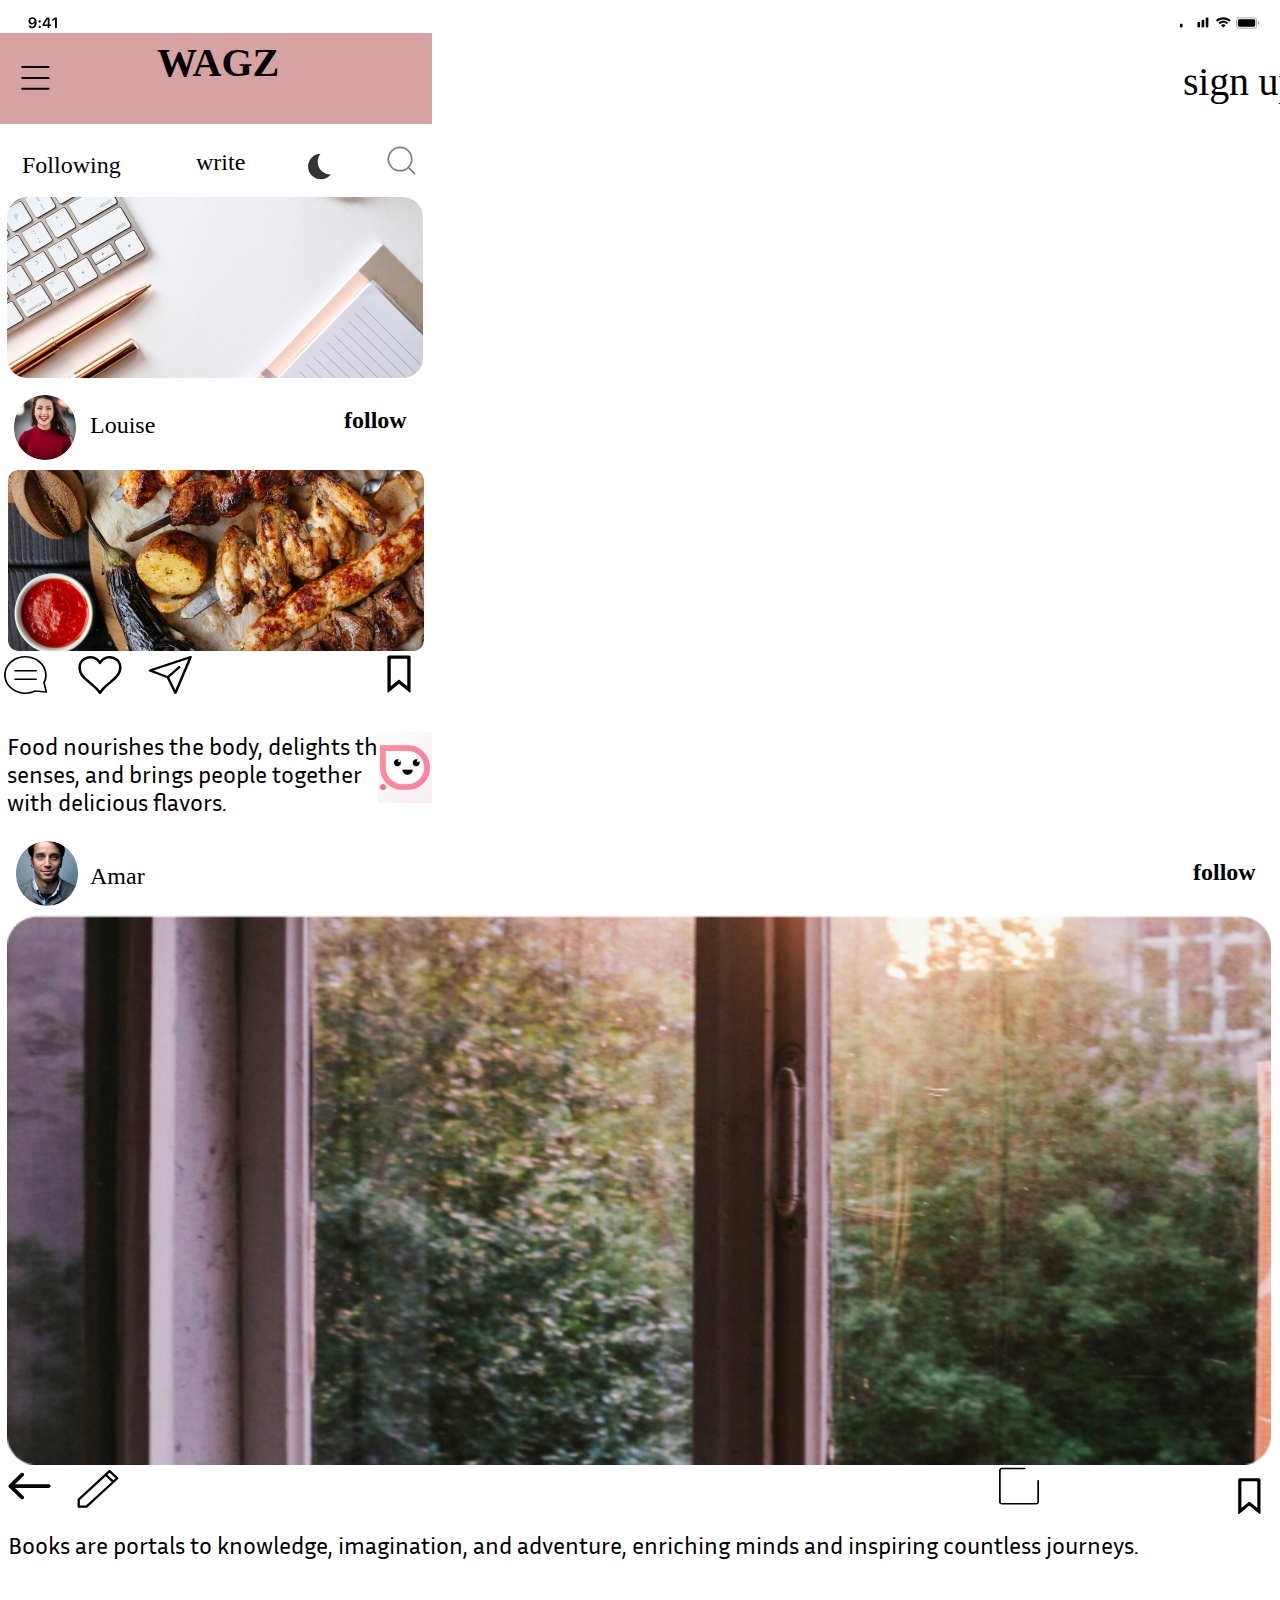
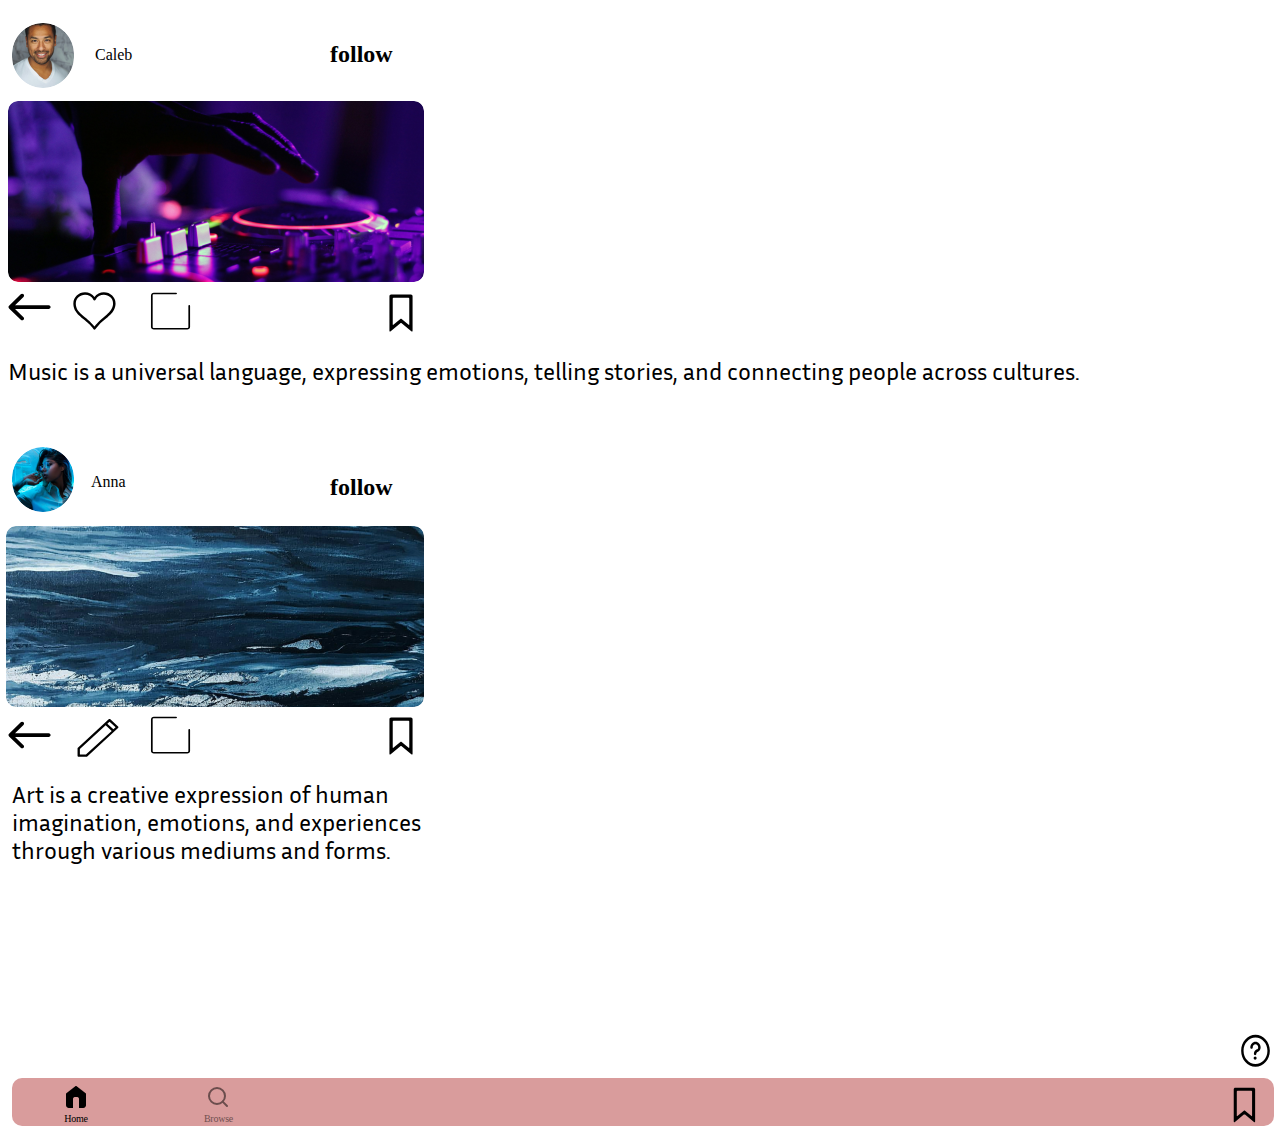
<file: index.html>
<!DOCTYPE html>
<html>
  <head>
    <meta charset="utf-8" />
    <meta name="viewport" content="initial-scale=1, width=device-width" />

    <link rel="stylesheet" href="./global.css" />
    <link rel="stylesheet" href="./index.css" />
    <link
      rel="stylesheet"
      href="https://fonts.googleapis.com/css2?family=Inter:wght@400;500;600;700;800&display=swap"
    />
    <link
      rel="stylesheet"
      href="https://fonts.googleapis.com/css2?family=Inria Sans:wght@400&display=swap"
    />
  </head>
  <body>
    <div class="iphone-14-15-pro-max-16">
      <section class="padding-parent">
        <div class="padding">
          <div class="padding1">
            <div class="padding2">
              <img
                class="left-side-icon"
                loading="lazy"
                alt=""
                src="./public/left-side.svg"
              />

              <div class="padding3">
                <div class="padding4">
                  <img
                    class="mobile-signal-icon"
                    loading="lazy"
                    alt=""
                    src="./public/mobile-signal.svg"
                  />

                  <img class="wifi-icon" alt="" src="./public/wifi.svg" />

                  <img
                    class="battery-icon"
                    loading="lazy"
                    alt=""
                    src="./public/battery.svg"
                  />
                </div>
              </div>
            </div>
          </div>
          <header class="content">
            <div class="logo-background"></div>
            <a class="wagz">WAGZ</a>
            <div class="signup-button">
              <a class="sign-up" id="signUpText">sign up</a>
            </div>
          </header>
        </div>
        <div class="main">
          <div class="main-top">
            <div class="frame-parent">
              <div class="following-wrapper">
                <a class="following">Following</a>
              </div>
              <div class="search-bar">
                <div class="search-input">
                  <a class="write">write</a>
                </div>
                <div class="search-icon">
                  <img
                    class="dark-wallpaper-iconsvgco"
                    loading="lazy"
                    alt=""
                    src="./public/dark-wallpaper--iconsvgco.svg"
                    id="darkWallpaperIconSvgco"
                  />
                </div>
                <img
                  class="search-icon1"
                  loading="lazy"
                  alt=""
                  src="./public/search.svg"
                />
              </div>
            </div>
          </div>
          <div class="image-description">
            <div class="food-nourishes-the-container">
              <p class="food-nourishes-the">
                Food nourishes the body, delights the senses, and brings people
                together with delicious flavors.
              </p>
            </div>
            <img
              class="images-4-icon"
              loading="lazy"
              alt=""
              src="./public/images-4@2x.png"
            />
          </div>
          <div class="main-image">
            <img
              class="unsplashq10vitrvyum-icon"
              loading="lazy"
              alt=""
              src="./public/unsplashq10vitrvyum@2x.png"
            />
          </div>
          <img class="divider-icon" loading="lazy" alt="" />

          <div class="image-grid">
            <div class="image-item-parent" id="groupContainer">
              <div class="image-item">
                <div class="image-card">
                  <img
                    class="unsplashmez3pofgs-k-icon"
                    loading="lazy"
                    alt=""
                    src="./public/unsplashmez3pofgs-k@2x.png"
                  />

                  <div class="image-info">
                    <div class="louise">Louise</div>
                  </div>
                  <div class="image-info1">
                    <b class="follow">follow</b>
                  </div>
                </div>
              </div>
              <div class="second-image-item">
                <img
                  class="unsplashyrtflrlo2dq-icon"
                  loading="lazy"
                  alt=""
                  src="./public/unsplashyrtflrlo2dq@2x.png"
                />

                <img
                  class="second-image-item-child"
                  alt=""
                  src="./public/group-43.svg"
                />
              </div>
            </div>
          </div>
        </div>
        <div class="image-grid-second">
          <div class="image-row-second">
            <img class="second-divider-icon" loading="lazy" alt="" />

            <div class="second-image-row-content">
              <div class="third-image-card-parent" id="groupContainer">
                <div class="third-image-card">
                  <div class="third-image-content">
                    <img
                      class="unsplash7yvzyzeitc8-icon"
                      loading="lazy"
                      alt=""
                      src="./public/unsplash7yvzyzeitc8@2x.png"
                    />

                    <div class="third-image-info">
                      <div class="amar">Amar</div>
                    </div>
                  </div>
                  <div class="third-user-action">
                    <b class="follow1">follow</b>
                  </div>
                </div>
                <div class="fourth-image-item">
                  <div class="fourth-image-content">
                    <img
                      class="unsplashp6uqpnyxci4-icon"
                      loading="lazy"
                      alt=""
                      src="./public/unsplashp6uqpnyxci4@2x.png"
                    />

                    <div class="fourth-image-info">
                      <div class="fourth-user-icons">
                        <img
                          class="first-icon"
                          loading="lazy"
                          alt=""
                          src="./public/vector.svg"
                        />

                        <div class="second-icons">
                          <div class="third-icon">
                            <img
                              class="fourth-icon"
                              alt=""
                              src="./public/vector-1.svg"
                            />
                          </div>
                          <img
                            class="fifth-icon"
                            alt=""
                            src="./public/vector-2.svg"
                          />
                        </div>
                        <div class="sixth-icons">
                          <img
                            class="sixth-icons-child"
                            loading="lazy"
                            alt=""
                            src="./public/group-46.svg"
                          />
                        </div>
                      </div>
                    </div>
                  </div>
                </div>
              </div>
            </div>
          </div>
          <div class="bottom-description">
            <div class="books-are-portals">
              Books are portals to knowledge, imagination, and adventure,
              enriching minds and inspiring countless journeys.
            </div>
          </div>
        </div>
      </section>
      <section class="second-image-grid">
        <div class="second-image-row">
          <img class="third-divider-icon" loading="lazy" alt="" />

          <div class="third-image-row-content">
            <div class="fifth-image-card-parent" id="groupContainer">
              <div class="fifth-image-card">
                <div class="fifth-image-content">
                  <img
                    class="unsplashifgrcqhznqg-icon"
                    loading="lazy"
                    alt=""
                    src="./public/unsplashifgrcqhznqg@2x.png"
                  />

                  <div class="fifth-image-info">
                    <div class="caleb">Caleb</div>
                  </div>
                  <div class="fifth-user-action">
                    <b class="follow2">follow</b>
                  </div>
                </div>
              </div>
              <div class="sixth-image-item">
                <img
                  class="to-bookmark-iconsvgco"
                  loading="lazy"
                  alt=""
                  src="./public/to-bookmark--iconsvgco.svg"
                />

                <img
                  class="unsplashyrtflrlo2dq-icon1"
                  alt=""
                  src="./public/unsplashyrtflrlo2dq-1@2x.png"
                />

                <img
                  class="sixth-image-info"
                  alt=""
                  src="./public/vector.svg"
                />

                <img
                  class="sixth-image-info1"
                  alt=""
                  src="./public/vector-4.svg"
                />

                <img
                  class="sixth-image-info2"
                  alt=""
                  src="./public/vector-2.svg"
                />
              </div>
            </div>
          </div>
        </div>
        <div class="music-description">
          <div class="music-is-a">
            Music is a universal language, expressing emotions, telling stories,
            and connecting people across cultures.
          </div>
        </div>
      </section>
      <section class="third-image-grid">
        <img class="fourth-divider-icon" loading="lazy" alt="" />

        <div class="fourth-image-row-content">
          <div class="seventh-image-row">
            <div class="seventh-image-card-parent" id="groupContainer">
              <div class="seventh-image-card">
                <div class="seventh-image-content">
                  <div class="seventh-image-info">
                    <img
                      class="unsplashjoinr2eknvy-icon"
                      loading="lazy"
                      alt=""
                      src="./public/unsplashjoinr2eknvy@2x.png"
                    />

                    <div class="seventh-user-name">
                      <div class="anna">Anna</div>
                    </div>
                  </div>
                  <div class="seventh-user-action">
                    <b class="follow3">follow</b>
                  </div>
                </div>
              </div>
              <div class="eigth-image-item">
                <img
                  class="to-bookmark-iconsvgco1"
                  alt=""
                  src="./public/to-bookmark--iconsvgco.svg"
                />

                <img
                  class="unsplasht2sai-aqipi-icon"
                  alt=""
                  src="./public/unsplasht2saiaqipi@2x.png"
                />

                <img class="bookmark-icons" alt="" src="./public/vector.svg" />

                <img
                  class="bookmark-icons1"
                  alt=""
                  src="./public/vector-1.svg"
                />

                <img
                  class="bookmark-icons2"
                  alt=""
                  src="./public/vector-2.svg"
                />
              </div>
            </div>
            <div class="art-quote">
              <div class="art-is-a">
                Art is a creative expression of human imagination, emotions, and
                experiences through various mediums and forms.
              </div>
            </div>
          </div>
        </div>
      </section>
      <section class="separator-wrapper">
        <img class="separator-icon" loading="lazy" alt="" />
      </section>
      <img class="notch-icon" alt="" src="./public/notch@2x.png" />

      <img
        class="recording-indicator-icon"
        alt=""
        src="./public/recording-indicator.svg"
      />

      <img
        class="hamburger-menu-printable-ico"
        loading="lazy"
        alt=""
        src="./public/hamburger-menu-printable--iconsvgco.svg"
      />

      <footer class="navigation-bar">
        <div class="tabs">
          <div class="home-tab">
            <div class="home-icon-container">
              <div class="iconhome-wrapper">
                <img
                  class="iconhome"
                  loading="lazy"
                  alt=""
                  src="./public/iconhome@2x.png"
                />
              </div>
              <div class="home">Home</div>
            </div>
          </div>
          <div class="tab-bar-item">
            <div class="browse-icon-container">
              <img
                class="iconsearch"
                loading="lazy"
                alt=""
                src="./public/iconsearch.svg"
              />
            </div>
            <div class="browse">Browse</div>
          </div>
          <img class="new-post-icon" alt="" src="./public/vector-9.svg" />

          <img
            class="noun-help-3565552-1-icon"
            loading="lazy"
            alt=""
            src="./public/nounhelp3565552-1.svg"
          />
        </div>
      </footer>
    </div>

    <script>
      var signUpText = document.getElementById("signUpText");
      if (signUpText) {
        signUpText.addEventListener("click", function (e) {
          window.location.href = "./i-phone1415-pro-max1.html";
        });
      }

      var darkWallpaperIconSvgco = document.getElementById("darkWallpaperIconSvgco");
      if (darkWallpaperIconSvgco) {
        darkWallpaperIconSvgco.addEventListener("click", function (e) {
          // Please sync "iPhone 14 & 15 Pro Max - 18" to the project
        });
      }

      var groupContainer = document.getElementById("groupContainer");
      if (groupContainer) {
        groupContainer.addEventListener("click", function (e) {
          // Please sync "iPhone 14 & 15 Pro Max - 14" to the project
        });
      }
    </script>
  </body>
</html>
</file>
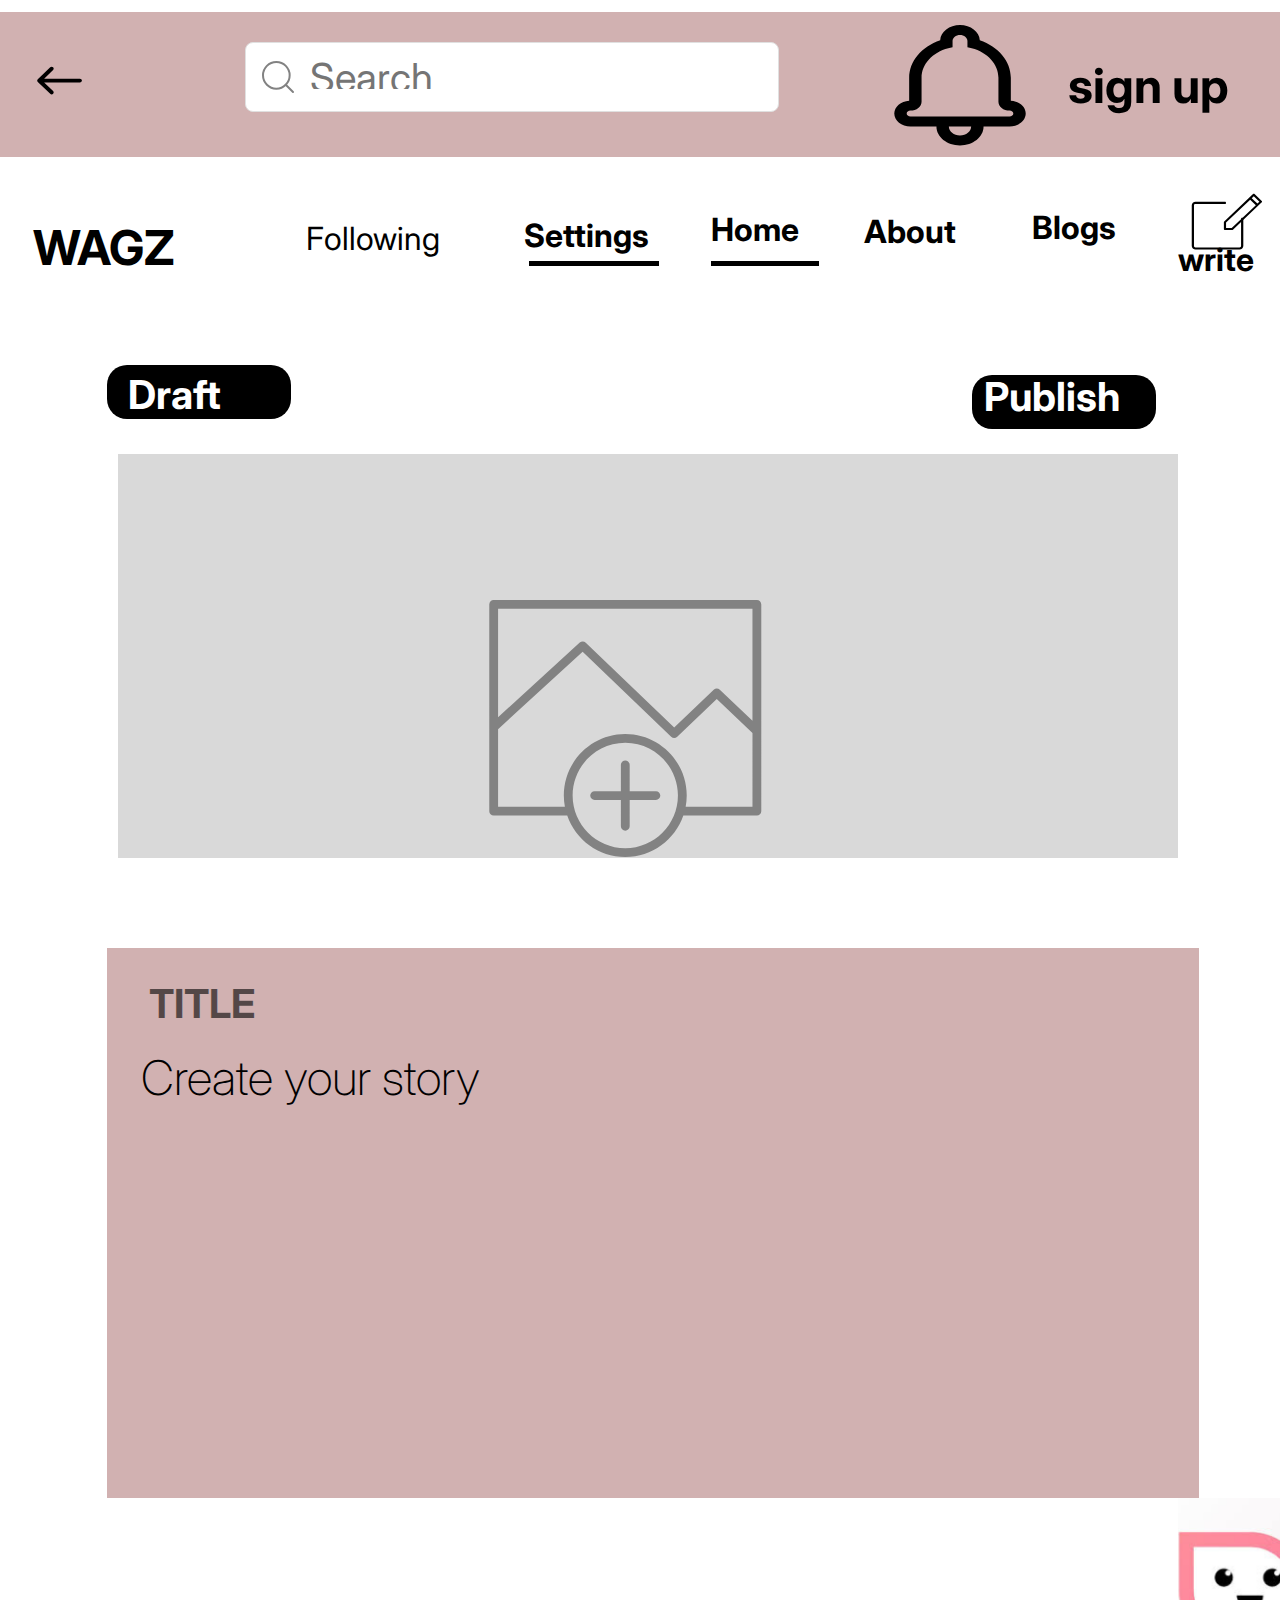
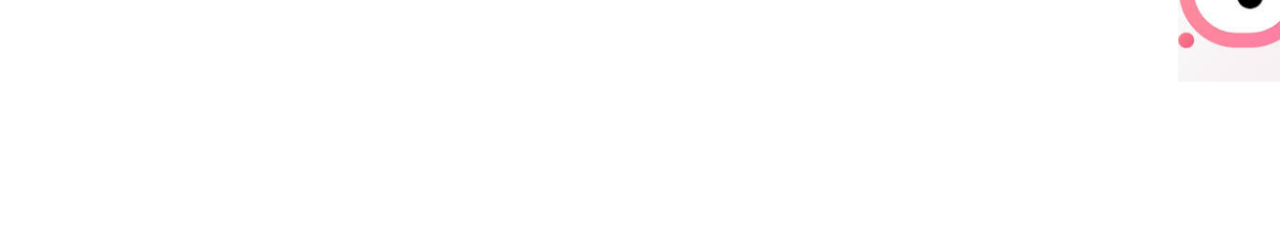
<file: create.html>
<!DOCTYPE html>
<html>
  <head>
    <meta charset="utf-8" />
    <meta name="viewport" content="initial-scale=1, width=device-width" />

    <link rel="stylesheet" href="./global.css" />
    <link rel="stylesheet" href="./create.css" />
    <link
      rel="stylesheet"
      href="https://fonts.googleapis.com/css2?family=Inter:wght@200;400;500;600;700;800&display=swap"
    />
    <link
      rel="stylesheet"
      href="https://fonts.googleapis.com/css2?family=Inria Sans:wght@400&display=swap"
    />
  </head>
  <body>
    <div class="create">
      <header class="frame-parent15">
        <div class="rectangle-parent1">
          <div class="frame-child4"></div>
          <img
            class="group-icon3"
            loading="lazy"
            alt=""
            src="./public/group.svg"
          />
        </div>
        <div class="frame-parent16">
          <div class="noun-back-4724860-4-container">
            <div class="noun-back-4724860-42">
              <div class="vector-frame">
                <img
                  class="vector-icon7"
                  loading="lazy"
                  alt=""
                  src="./public/vector.svg"
                />
              </div>
              <div class="created-by-athok-group">
                <b class="created-by-athok2">Created by Athok</b>
                <b class="from-the-noun2">from the Noun Project</b>
              </div>
            </div>
          </div>
          <div class="search-input4">
            <img class="search-icon6" alt="" src="./public/search.svg" />

            <input class="input-label" placeholder="Search" type="text" />
          </div>
        </div>
        <div class="signup-button1">
          <h3 class="sign-up3">sign up</h3>
        </div>
      </header>
      <main class="right-top-parent">
        <section class="right-top">
          <div class="wagz-wrapper1">
            <h3 class="wagz8">WAGZ</h3>
          </div>
          <div class="right-bottom">
            <div class="navigation2">
              <div class="following5">Following</div>
            </div>
            <div class="settings-icon-parent">
              <div class="settings-icon">
                <div class="settings-group">
                  <b class="settings4">Settings</b>
                  <div class="settings-divider2">
                    <div class="settings-divider-item"></div>
                  </div>
                </div>
              </div>
              <div class="home-icon-parent">
                <div class="home-icon">
                  <b class="home8">Home</b>
                  <div class="home-icon-child"></div>
                </div>
                <div class="about-icon-parent">
                  <div class="about-icon">
                    <b class="about4">About</b>
                  </div>
                  <img class="line-icon" loading="lazy" alt="" />
                </div>
                <div class="blogs-icon-parent">
                  <div class="blogs-icon">
                    <b class="blogs4">Blogs</b>
                  </div>
                  <img class="frame-child5" loading="lazy" alt="" />
                </div>
                <div class="frame-parent17">
                  <div class="vector-wrapper1">
                    <img
                      class="vector-icon8"
                      alt=""
                      src="./public/vector-1.svg"
                    />
                  </div>
                  <div class="vector-group">
                    <img
                      class="vector-icon9"
                      alt=""
                      src="./public/vector-2.svg"
                    />

                    <b class="write7">write</b>
                  </div>
                </div>
              </div>
            </div>
          </div>
        </section>
        <section class="content7">
          <div class="story-actions">
            <div class="actions-left">
              <div class="draft-action">
                <div class="draft-button">
                  <div class="draft-button-child"></div>
                  <b class="draft1">Draft</b>
                </div>
              </div>
              <div class="publish-action">
                <div class="publish-wrapper">
                  <b class="publish1">Publish</b>
                </div>
                <div class="rectangle-parent2">
                  <div class="frame-child6"></div>
                  <b class="publish2">Publish</b>
                </div>
              </div>
            </div>
            <div class="story-image">
              <div class="image-placeholder">
                <div class="image-placeholder-child"></div>
                <img
                  class="vector-icon10"
                  alt=""
                  src="./public/vector-31.svg"
                />
              </div>
            </div>
          </div>
          <div class="story-title">
            <div class="story-title-child"></div>
            <b class="title1">TITLE</b>
            <h3 class="create-your-story1">Create your story</h3>
          </div>
          <div class="story-image-input">
            <img
              class="images-5-icon4"
              loading="lazy"
              alt=""
              src="./public/images-5@2x.png"
            />
          </div>
        </section>
      </main>
    </div>
  </body>
</html>
</file>
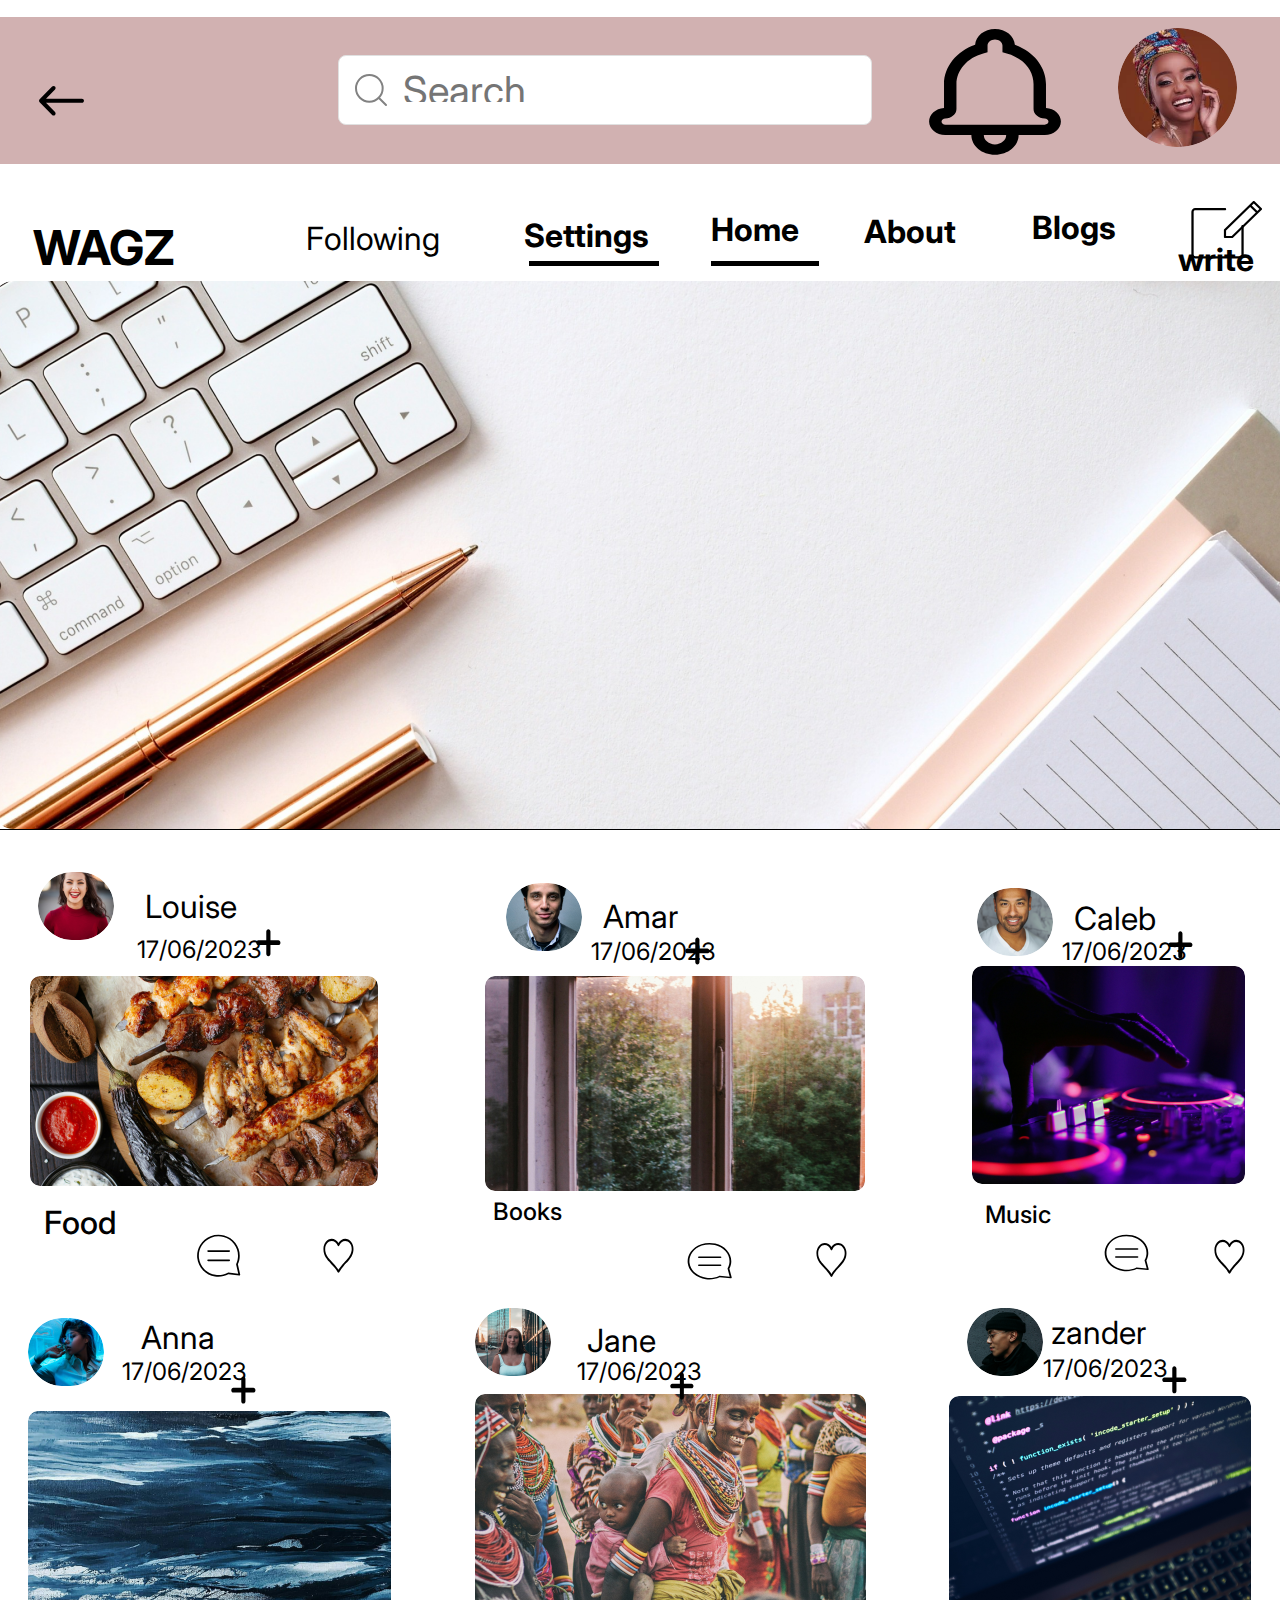
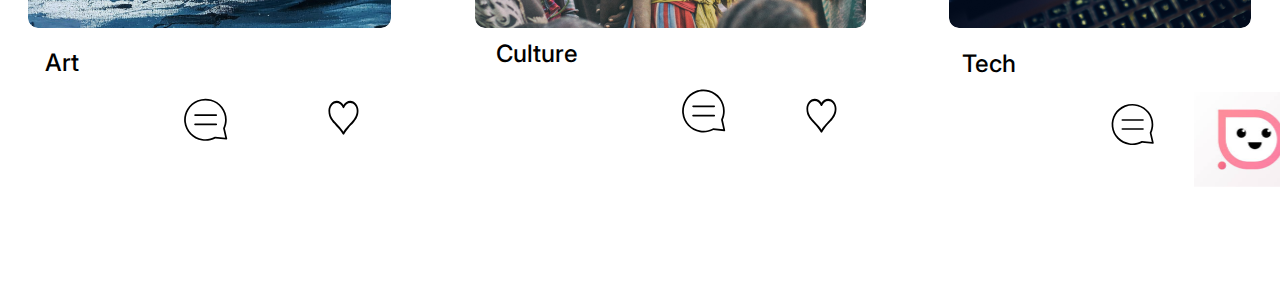
<file: home-page.html>
<!DOCTYPE html>
<html>
  <head>
    <meta charset="utf-8" />
    <meta name="viewport" content="initial-scale=1, width=device-width" />

    <link rel="stylesheet" href="./global.css" />
    <link rel="stylesheet" href="./home-page.css" />
    <link
      rel="stylesheet"
      href="https://fonts.googleapis.com/css2?family=Inter:wght@200;400;500;600;700;800&display=swap"
    />
    <link
      rel="stylesheet"
      href="https://fonts.googleapis.com/css2?family=Inria Sans:wght@400&display=swap"
    />
  </head>
  <body>
    <div class="home-page">
      <section class="home-page-inner">
        <header class="rectangle-group">
          <div class="frame-child2"></div>
          <div class="vector-wrapper">
            <img
              class="vector-icon4"
              loading="lazy"
              alt=""
              src="./public/vector3.svg"
            />
          </div>
          <div class="frame-parent5">
            <div class="search-input-wrapper">
              <div class="search-input2">
                <img class="search-icon4" alt="" src="./public/search.svg" />

                <input
                  class="search-input-child"
                  placeholder="Search"
                  type="text"
                />
              </div>
            </div>
            <div class="group-wrapper">
              <img
                class="group-icon1"
                loading="lazy"
                alt=""
                src="./public/group1.svg"
              />
            </div>
            <img
              class="download-4-icon"
              loading="lazy"
              alt=""
              src="./public/download-5@2x.png"
            />
          </div>
        </header>
      </section>
      <div class="home-page-child">
        <div class="frame-parent6">
          <div class="wagz-container">
            <h3 class="wagz6">WAGZ</h3>
          </div>
          <div class="frame-parent7">
            <div class="following-container">
              <div class="following3">Following</div>
            </div>
            <div class="settings-option">
              <div class="settings-option-inner">
                <div class="settings-parent">
                  <b class="settings2">Settings</b>
                  <div class="setting-divider-wrapper">
                    <div class="setting-divider"></div>
                  </div>
                </div>
              </div>
              <div class="home-option">
                <div class="home-parent">
                  <b class="home6">Home</b>
                  <div class="home-divider1"></div>
                </div>
                <div class="about-option">
                  <div class="about-wrapper">
                    <b class="about2">About</b>
                  </div>
                  <img class="about-divider-icon1" loading="lazy" alt="" />
                </div>
                <div class="blogs-option">
                  <div class="blogs-wrapper">
                    <b class="blogs2">Blogs</b>
                  </div>
                  <img class="blogs-divider-icon1" loading="lazy" alt="" />
                </div>
                <div class="write-option">
                  <div class="write-icon-wrapper">
                    <img
                      class="write-icon1"
                      loading="lazy"
                      alt=""
                      src="./public/vector-12.svg"
                    />
                  </div>
                  <div class="write-label-icon-parent">
                    <img
                      class="write-label-icon"
                      alt=""
                      src="./public/vector-22.svg"
                    />

                    <b class="write5">write</b>
                  </div>
                </div>
              </div>
            </div>
          </div>
        </div>
      </div>
      <section class="frame-parent8">
        <div class="unsplashq10vitrvyum-wrapper">
          <img
            class="unsplashq10vitrvyum-icon2"
            loading="lazy"
            alt=""
            src="./public/unsplashq10vitrvyum1@2x.png"
          />
        </div>
        <div class="banner-divider"></div>
      </section>
      <section class="frame-parent9">
        <div class="frame-wrapper3">
          <div class="frame-parent10">
            <div class="unsplashmez3pofgs-k-parent">
              <img
                class="unsplashmez3pofgs-k-icon2"
                loading="lazy"
                alt=""
                src="./public/unsplashmez3pofgs-k1@2x.png"
              />

              <div class="frame-wrapper4">
                <div class="frame-parent11">
                  <div class="louise-wrapper">
                    <div class="louise2">Louise</div>
                  </div>
                  <div class="frame-parent12">
                    <div class="user-action-wrapper">
                      <div class="user-action">17/06/2023</div>
                    </div>
                    <img
                      class="action-icon"
                      alt=""
                      src="./public/vector-3.svg"
                    />
                  </div>
                </div>
              </div>
            </div>
            <div class="second-image-card">
              <div class="second-image-content">
                <img
                  class="unsplash7yvzyzeitc8-icon2"
                  loading="lazy"
                  alt=""
                  src="./public/unsplash7yvzyzeitc81@2x.png"
                />

                <div class="second-image-details">
                  <div class="second-image-user">
                    <div class="second-image-name">
                      <div class="amar2">Amar</div>
                    </div>
                    <div class="second-user-actions">
                      <div class="second-user-action">17/06/2023</div>
                      <img
                        class="second-action-icon"
                        loading="lazy"
                        alt=""
                        src="./public/vector-41.svg"
                      />
                    </div>
                  </div>
                </div>
              </div>
            </div>
            <div class="third-image-card1">
              <div class="third-image-content1">
                <img
                  class="unsplashifgrcqhznqg-icon2"
                  loading="lazy"
                  alt=""
                  src="./public/unsplashifgrcqhznqg1@2x.png"
                />

                <div class="third-image-details">
                  <div class="third-image-user">
                    <div class="third-image-name">
                      <div class="caleb2">Caleb</div>
                    </div>
                    <div class="third-user-actions">
                      <div class="third-user-action1">17/06/2023</div>
                      <img
                        class="third-action-icon"
                        loading="lazy"
                        alt=""
                        src="./public/vector-5.svg"
                      />
                    </div>
                  </div>
                </div>
              </div>
            </div>
          </div>
        </div>
        <div class="frame-parent13">
          <div class="first-category-content-wrapper">
            <div class="first-category-content">
              <div class="unsplashyrtflrlo2dq-wrapper">
                <img
                  class="unsplashyrtflrlo2dq-icon4"
                  loading="lazy"
                  alt=""
                  src="./public/unsplashyrtflrlo2dq1@2x.png"
                />
              </div>
              <div class="first-category-details">
                <div class="first-category-name-content-wrapper">
                  <div class="first-category-name-content">
                    <div class="food">Food</div>
                    <div class="first-category-icon-one-wrapper">
                      <img
                        class="first-category-icon-one"
                        loading="lazy"
                        alt=""
                        src="./public/vector-6.svg"
                      />
                    </div>
                    <div class="first-category-icon-two-wrapper">
                      <img
                        class="first-category-icon-two"
                        alt=""
                        src="./public/vector-7.svg"
                      />
                    </div>
                  </div>
                </div>
                <div class="second-category-content-parent">
                  <div class="second-category-content">
                    <div class="unsplashjoinr2eknvy-parent">
                      <img
                        class="unsplashjoinr2eknvy-icon2"
                        loading="lazy"
                        alt=""
                        src="./public/unsplashjoinr2eknvy1@2x.png"
                      />

                      <div class="second-category-details">
                        <div class="anna-wrapper">
                          <div class="anna2">Anna</div>
                        </div>
                        <div class="bio">
                          <div class="content3">17/06/2023</div>
                          <div class="bio-icon">
                            <img
                              class="icon"
                              alt=""
                              src="./public/vector-8.svg"
                            />
                          </div>
                        </div>
                      </div>
                    </div>
                    <img
                      class="unsplasht2sai-aqipi-icon2"
                      loading="lazy"
                      alt=""
                      src="./public/unsplasht2saiaqipi1@2x.png"
                    />
                  </div>
                  <div class="art-category">
                    <div class="art">Art</div>
                  </div>
                  <div class="art-icons">
                    <div class="first-icon-parent">
                      <img
                        class="first-icon1"
                        loading="lazy"
                        alt=""
                        src="./public/vector-92.svg"
                      />

                      <div class="second-icon">
                        <img
                          class="icon1"
                          loading="lazy"
                          alt=""
                          src="./public/vector-10.svg"
                        />
                      </div>
                    </div>
                  </div>
                </div>
              </div>
            </div>
          </div>
          <div class="book-items-wrapper">
            <div class="book-items">
              <div class="book-item">
                <img
                  class="unsplashp6uqpnyxci4-icon2"
                  loading="lazy"
                  alt=""
                  src="./public/unsplashp6uqpnyxci41@2x.png"
                />
              </div>
              <div class="book-details">
                <div class="category-details">
                  <div class="books">Books</div>
                </div>
                <div class="book-icons">
                  <div class="first-icon-group">
                    <img
                      class="first-icon2"
                      loading="lazy"
                      alt=""
                      src="./public/vector-112.svg"
                    />

                    <img
                      class="second-icon1"
                      alt=""
                      src="./public/vector-121.svg"
                    />
                  </div>
                  <div class="user-item-wrapper">
                    <div class="user-item">
                      <img
                        class="unsplashznwlx5sw9a4-icon"
                        loading="lazy"
                        alt=""
                        src="./public/unsplashznwlx5sw9a4@2x.png"
                      />

                      <div class="user-details">
                        <div class="user-name5">
                          <div class="jane-wrapper">
                            <div class="jane">Jane</div>
                          </div>
                          <div class="content4">17/06/2023</div>
                        </div>
                      </div>
                    </div>
                  </div>
                </div>
                <div class="unsplash7k91oudyaq0-parent">
                  <img
                    class="unsplash7k91oudyaq0-icon"
                    alt=""
                    src="./public/unsplash7k91oudyaq0@2x.png"
                  />

                  <img class="icon2" alt="" src="./public/vector-13.svg" />
                </div>
                <div class="category">
                  <div class="culture">Culture</div>
                </div>
                <div class="double-icon-wrapper">
                  <div class="double-icon">
                    <img
                      class="first-icon3"
                      loading="lazy"
                      alt=""
                      src="./public/vector-14.svg"
                    />

                    <img
                      class="second-icon2"
                      loading="lazy"
                      alt=""
                      src="./public/vector-15.svg"
                    />
                  </div>
                </div>
              </div>
            </div>
          </div>
          <div class="music-items-parent">
            <div class="music-items">
              <div class="music-item">
                <img
                  class="unsplashyrtflrlo2dq-icon5"
                  loading="lazy"
                  alt=""
                  src="./public/unsplashyrtflrlo2dq-11@2x.png"
                />

                <div class="music-details">
                  <div class="category-name">
                    <div class="music">Music</div>
                    <div class="music-icon">
                      <img class="icon3" alt="" src="./public/vector-16.svg" />
                    </div>
                  </div>
                </div>
                <img class="vector-icon5" alt="" src="./public/vector-17.svg" />
              </div>
            </div>
            <div class="user-items-parent">
              <div class="user-items">
                <div class="user-item1">
                  <img
                    class="unsplashkvg2dqtak7c-icon"
                    loading="lazy"
                    alt=""
                    src="./public/unsplashkvg2dqtak7c@2x.png"
                  />

                  <div class="user-details1">
                    <div class="user-name6">
                      <div class="zander-wrapper">
                        <div class="zander">zander</div>
                      </div>
                      <div class="content5">17/06/2023</div>
                      <div class="user-icon">
                        <img
                          class="icon4"
                          alt=""
                          src="./public/vector-18.svg"
                        />
                      </div>
                    </div>
                  </div>
                </div>
              </div>
              <img
                class="unsplashxjxwbfso2f0-icon"
                loading="lazy"
                alt=""
                src="./public/unsplashxjxwbfso2f0@2x.png"
              />
            </div>
            <div class="tech-details-wrapper">
              <div class="tech-details">
                <div class="tech">Tech</div>
                <div class="tech-icons">
                  <div class="first-icon-container">
                    <div class="first-icon4">
                      <img
                        class="icon5"
                        loading="lazy"
                        alt=""
                        src="./public/vector-19.svg"
                      />
                    </div>
                    <div class="second-icon3">
                      <img
                        class="icon6"
                        loading="lazy"
                        alt=""
                        src="./public/vector-20.svg"
                      />

                      <img
                        class="images-5-icon2"
                        alt=""
                        src="./public/images-5@2x.png"
                      />
                    </div>
                  </div>
                </div>
              </div>
            </div>
          </div>
        </div>
      </section>
    </div>
  </body>
</html>
</file>
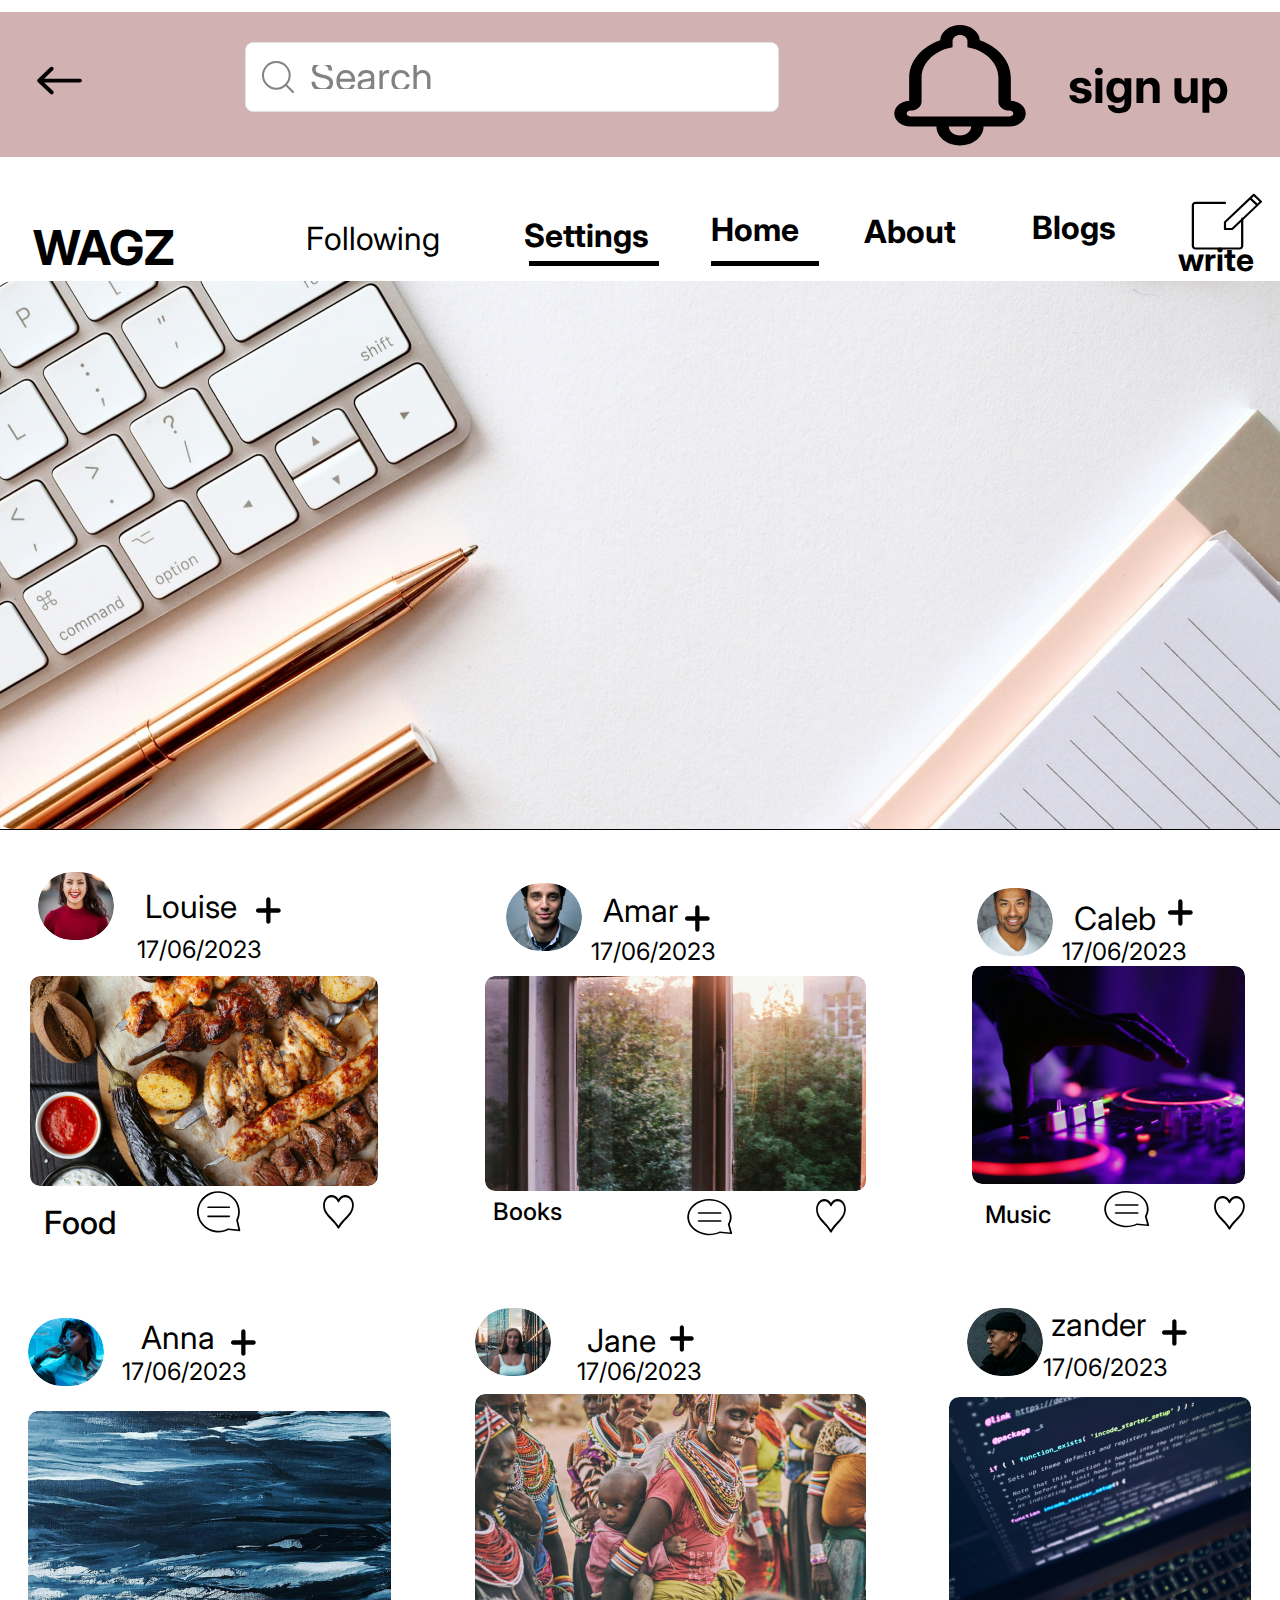
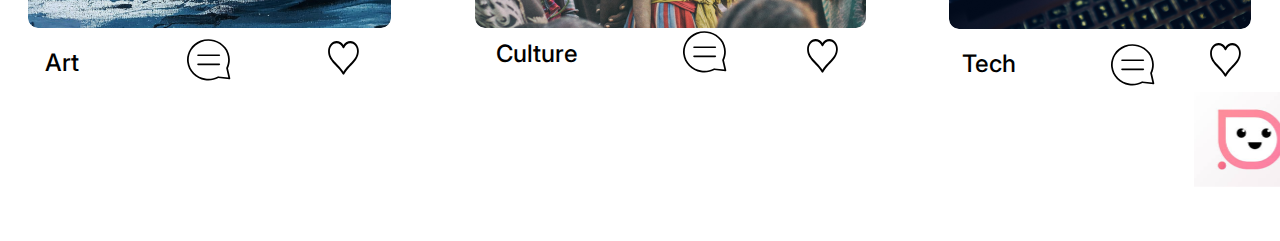
<file: homepage.html>
<!DOCTYPE html>
<html>
  <head>
    <meta charset="utf-8" />
    <meta name="viewport" content="initial-scale=1, width=device-width" />

    <link rel="stylesheet" href="./global.css" />
    <link rel="stylesheet" href="./homepage.css" />
    <link
      rel="stylesheet"
      href="https://fonts.googleapis.com/css2?family=Inter:wght@200;400;500;600;700;800&display=swap"
    />
    <link
      rel="stylesheet"
      href="https://fonts.googleapis.com/css2?family=Inria Sans:wght@400&display=swap"
    />
  </head>
  <body>
    <div class="homepage">
      <div class="search-input5">
        <img class="search-icon7" alt="" src="./public/search.svg" />

        <div class="label3">Search</div>
      </div>
      <header class="main-content1">
        <div class="content-left">
          <div class="content-left-child"></div>
          <img
            class="group-icon4"
            loading="lazy"
            alt=""
            src="./public/group.svg"
          />
        </div>
        <div class="content-right">
          <div class="noun-back-4724860-4-frame">
            <div class="noun-back-4724860-43">
              <div class="noun-logo">
                <img
                  class="vector-icon11"
                  loading="lazy"
                  alt=""
                  src="./public/vector.svg"
                />
              </div>
              <div class="noun-attribution">
                <b class="created-by-athok3">Created by Athok</b>
                <b class="from-the-noun3">from the Noun Project</b>
              </div>
            </div>
          </div>
          <div class="search-input6">
            <img class="search-icon8" alt="" src="./public/search.svg" />

            <div class="search-label1">
              <div class="label4">Search</div>
            </div>
          </div>
        </div>
        <div class="sign-up-button">
          <h3 class="sign-up4">sign up</h3>
        </div>
      </header>
      <section class="navigation3">
        <div class="nav-items">
          <div class="w-a-g-z-item">
            <div class="w-a-g-z-container">
              <h3 class="wagz9">WAGZ</h3>
            </div>
            <div class="following-item">
              <div class="following-container1">
                <div class="following6">Following</div>
              </div>
              <div class="settings-item2">
                <div class="settings-container">
                  <div class="settings-elements">
                    <b class="settings5">Settings</b>
                    <div class="settings-elements-inner">
                      <div class="line-div"></div>
                    </div>
                  </div>
                </div>
                <div class="home-item2">
                  <div class="home-elements">
                    <b class="home9">Home</b>
                    <div class="home-elements-child"></div>
                  </div>
                  <div class="about-item2">
                    <div class="about-elements">
                      <b class="about5">About</b>
                    </div>
                    <img class="about-item-item" loading="lazy" alt="" />
                  </div>
                  <div class="blogs-item2">
                    <div class="blogs-elements">
                      <b class="blogs5">Blogs</b>
                    </div>
                    <img class="blogs-item-item" loading="lazy" alt="" />
                  </div>
                  <div class="write-item1">
                    <div class="vector-wrapper2">
                      <img
                        class="vector-icon12"
                        alt=""
                        src="./public/vector-1.svg"
                      />
                    </div>
                    <div class="write-label2">
                      <img
                        class="vector-icon13"
                        alt=""
                        src="./public/vector-2.svg"
                      />

                      <b class="write8">write</b>
                    </div>
                  </div>
                </div>
              </div>
            </div>
          </div>
        </div>
        <div class="frame-parent18">
          <div class="unsplashq10vitrvyum-container">
            <img
              class="unsplashq10vitrvyum-icon3"
              loading="lazy"
              alt=""
              src="./public/unsplashq10vitrvyum1@2x.png"
            />
          </div>
          <div class="frame-child7"></div>
        </div>
      </section>
      <section class="user-cards">
        <div class="user-cards-inner">
          <div class="frame-parent19">
            <div class="frame-wrapper5">
              <div class="unsplashmez3pofgs-k-group">
                <img
                  class="unsplashmez3pofgs-k-icon3"
                  loading="lazy"
                  alt=""
                  src="./public/unsplashmez3pofgs-k1@2x.png"
                />

                <div class="frame-wrapper6">
                  <div class="frame-parent20">
                    <div class="frame-wrapper7">
                      <div class="louise-parent">
                        <div class="louise3">Louise</div>
                        <div class="vector-wrapper3">
                          <img
                            class="vector-icon14"
                            alt=""
                            src="./public/vector-32.svg"
                          />
                        </div>
                      </div>
                    </div>
                    <div class="div">17/06/2023</div>
                  </div>
                </div>
              </div>
            </div>
            <div class="unsplash7yvzyzeitc8-parent">
              <img
                class="unsplash7yvzyzeitc8-icon3"
                loading="lazy"
                alt=""
                src="./public/unsplash7yvzyzeitc81@2x.png"
              />

              <div class="frame-wrapper8">
                <div class="frame-parent21">
                  <div class="frame-wrapper9">
                    <div class="amar-parent">
                      <div class="amar3">Amar</div>
                      <div class="vector-wrapper4">
                        <img
                          class="vector-icon15"
                          alt=""
                          src="./public/vector-32.svg"
                        />
                      </div>
                    </div>
                  </div>
                  <div class="div1">17/06/2023</div>
                </div>
              </div>
            </div>
            <div class="frame-wrapper10">
              <div class="unsplashifgrcqhznqg-parent">
                <img
                  class="unsplashifgrcqhznqg-icon3"
                  loading="lazy"
                  alt=""
                  src="./public/unsplashifgrcqhznqg1@2x.png"
                />

                <div class="frame-wrapper11">
                  <div class="frame-parent22">
                    <div class="frame-wrapper12">
                      <div class="caleb-parent">
                        <div class="caleb3">Caleb</div>
                        <img
                          class="vector-icon16"
                          alt=""
                          src="./public/vector-32.svg"
                        />
                      </div>
                    </div>
                    <div class="div2">17/06/2023</div>
                  </div>
                </div>
              </div>
            </div>
          </div>
        </div>
        <div class="frame-parent23">
          <div class="frame-wrapper13">
            <div class="frame-parent24">
              <div class="frame-wrapper14">
                <div class="frame-parent25">
                  <div class="frame-wrapper15">
                    <div class="unsplashyrtflrlo2dq-parent">
                      <img
                        class="unsplashyrtflrlo2dq-icon6"
                        loading="lazy"
                        alt=""
                        src="./public/unsplashyrtflrlo2dq1@2x.png"
                      />

                      <div class="frame-wrapper16">
                        <div class="frame-parent26">
                          <div class="food-wrapper">
                            <div class="food1">Food</div>
                          </div>
                          <div class="food-icon">
                            <img
                              class="food-likes-icon"
                              alt=""
                              src="./public/vector-61.svg"
                            />
                          </div>
                          <div class="food-more">
                            <img
                              class="people-list-icon"
                              alt=""
                              src="./public/vector-71.svg"
                            />
                          </div>
                        </div>
                      </div>
                    </div>
                  </div>
                  <div class="people-card">
                    <div class="person-image">
                      <img
                        class="unsplashjoinr2eknvy-icon3"
                        loading="lazy"
                        alt=""
                        src="./public/unsplashjoinr2eknvy1@2x.png"
                      />

                      <div class="person-details">
                        <div class="person-name">
                          <div class="person-title">
                            <div class="anna3">Anna</div>
                            <div class="anna-icon">
                              <img
                                class="anna-more-icon"
                                alt=""
                                src="./public/vector-32.svg"
                              />
                            </div>
                          </div>
                        </div>
                        <div class="list-separator">17/06/2023</div>
                      </div>
                    </div>
                    <div class="art-card">
                      <img
                        class="unsplasht2sai-aqipi-icon3"
                        loading="lazy"
                        alt=""
                        src="./public/unsplasht2saiaqipi1@2x.png"
                      />

                      <div class="art-details">
                        <div class="art-title">
                          <div class="art-name">
                            <div class="art1">Art</div>
                          </div>
                          <div class="art-likes">
                            <img
                              class="art-more-icon"
                              alt=""
                              src="./public/vector-61.svg"
                            />
                          </div>
                          <div class="book-list-wrapper">
                            <img
                              class="book-list-icon"
                              alt=""
                              src="./public/vector-71.svg"
                            />
                          </div>
                        </div>
                      </div>
                    </div>
                  </div>
                </div>
              </div>
              <div class="books-row">
                <div class="first-book">
                  <div class="unsplash7k91oudyaq0-wrapper">
                    <img
                      class="unsplash7k91oudyaq0-icon1"
                      loading="lazy"
                      alt=""
                      src="./public/unsplash7k91oudyaq0@2x.png"
                    />
                  </div>
                  <div class="second-book">
                    <div class="second-photo-parent">
                      <div class="second-photo">
                        <div class="book-details1">
                          <img
                            class="unsplashp6uqpnyxci4-icon3"
                            loading="lazy"
                            alt=""
                            src="./public/unsplashp6uqpnyxci41@2x.png"
                          />

                          <div class="book-info">
                            <div class="book-name">
                              <div class="books1">Books</div>
                              <div class="book-likes">
                                <img
                                  class="book-more-icon"
                                  alt=""
                                  src="./public/vector-113.svg"
                                />
                              </div>
                              <div class="culture-row-wrapper">
                                <img
                                  class="culture-row-icon"
                                  alt=""
                                  src="./public/vector-71.svg"
                                />
                              </div>
                            </div>
                          </div>
                        </div>
                      </div>
                      <div class="culture-item">
                        <div class="unsplashznwlx5sw9a4-wrapper">
                          <img
                            class="unsplashznwlx5sw9a4-icon1"
                            loading="lazy"
                            alt=""
                            src="./public/unsplashznwlx5sw9a4@2x.png"
                          />
                        </div>
                        <div class="culture-info">
                          <div class="culture-name">
                            <div class="culture-title">
                              <div class="jane1">Jane</div>
                              <div class="jane-icon">
                                <img
                                  class="jane-more-icon"
                                  alt=""
                                  src="./public/vector-32.svg"
                                />
                              </div>
                            </div>
                          </div>
                          <div class="culture-separator">17/06/2023</div>
                        </div>
                      </div>
                    </div>
                    <div class="music-list-wrapper">
                      <div class="music-list">
                        <div class="music-card">
                          <div class="culture1">Culture</div>
                        </div>
                        <div class="music-info">
                          <img
                            class="music-name-icon"
                            alt=""
                            src="./public/vector-61.svg"
                          />
                        </div>
                        <div class="music-label">
                          <img
                            class="music-icon1"
                            alt=""
                            src="./public/vector-71.svg"
                          />
                        </div>
                      </div>
                    </div>
                  </div>
                </div>
              </div>
              <div class="music-more">
                <div class="tech-row-wrapper">
                  <div class="tech-row">
                    <img
                      class="unsplashyrtflrlo2dq-icon7"
                      alt=""
                      src="./public/unsplashyrtflrlo2dq-11@2x.png"
                    />

                    <div class="tech-photo-wrapper">
                      <div class="tech-photo">
                        <div class="tech-details1">
                          <div class="music1">Music</div>
                        </div>
                        <img
                          class="music-likes-icon"
                          alt=""
                          src="./public/vector-113.svg"
                        />
                      </div>
                    </div>
                    <img
                      class="music-heart-icon"
                      alt=""
                      src="./public/vector-171.svg"
                    />
                  </div>
                </div>
                <div class="user-list-parent">
                  <div class="user-list">
                    <div class="user-card">
                      <img
                        class="unsplashkvg2dqtak7c-icon1"
                        loading="lazy"
                        alt=""
                        src="./public/unsplashkvg2dqtak7c@2x.png"
                      />

                      <div class="user-info1">
                        <div class="user-name7">
                          <div class="user-title">
                            <div class="zander-label">
                              <div class="zander1">zander</div>
                              <div class="user-more">
                                <img
                                  class="tech-image-icon"
                                  alt=""
                                  src="./public/vector-32.svg"
                                />
                              </div>
                            </div>
                          </div>
                          <div class="tech-info">17/06/2023</div>
                        </div>
                      </div>
                    </div>
                  </div>
                  <img
                    class="unsplashxjxwbfso2f0-icon1"
                    loading="lazy"
                    alt=""
                    src="./public/unsplashxjxwbfso2f0@2x.png"
                  />

                  <div class="tech-details2">
                    <div class="tech-name">
                      <div class="tech-label">
                        <div class="tech1">Tech</div>
                      </div>
                      <img
                        class="tech-more-icon"
                        alt=""
                        src="./public/vector-61.svg"
                      />
                    </div>
                  </div>
                  <img
                    class="image-gallery-icon"
                    alt=""
                    src="./public/vector-71.svg"
                  />
                </div>
              </div>
            </div>
          </div>
          <img
            class="images-5-icon5"
            loading="lazy"
            alt=""
            src="./public/images-5@2x.png"
          />
        </div>
      </section>
    </div>
  </body>
</html>
</file>
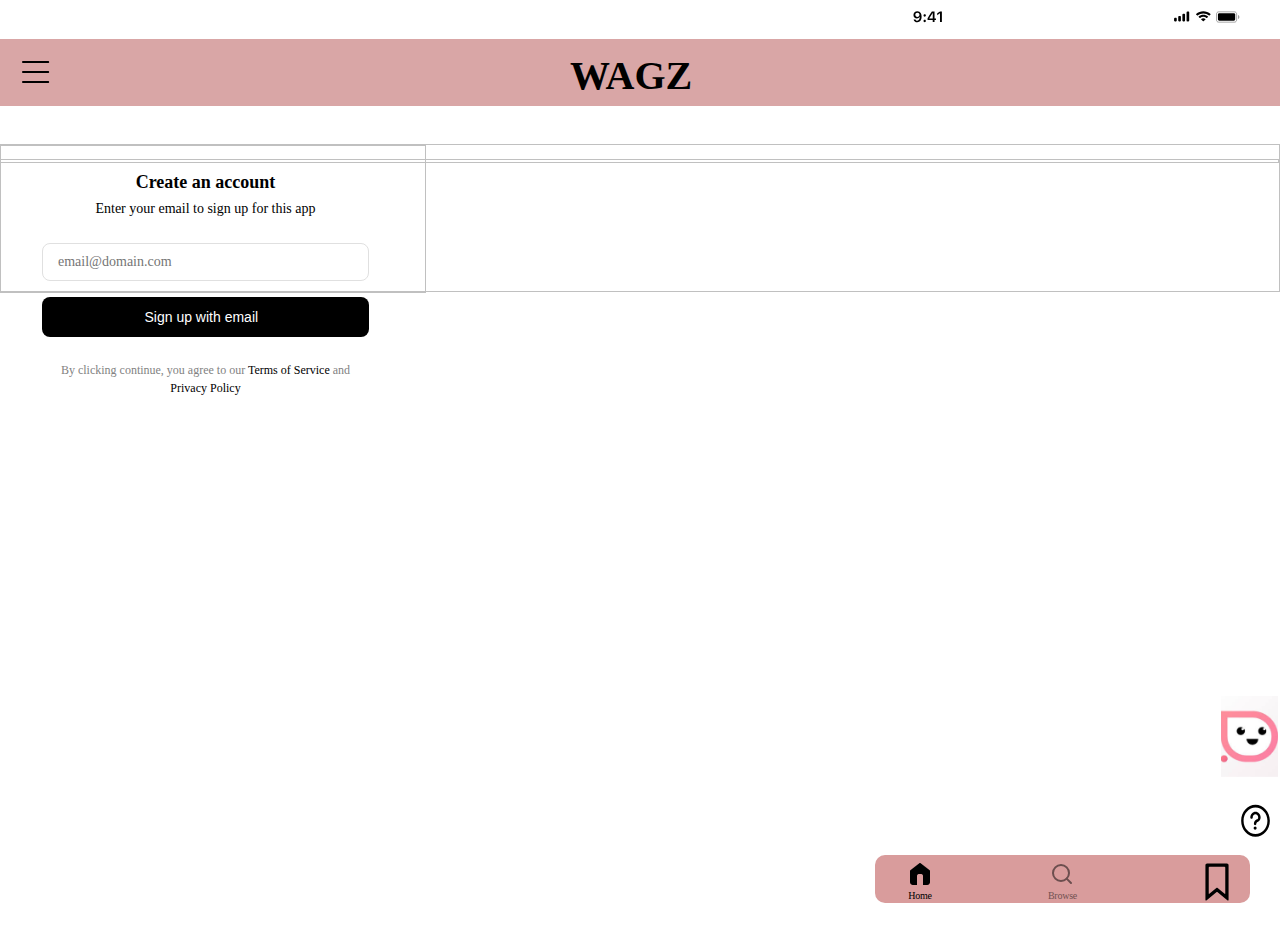
<file: i-phone-14-15-pro-max-12.html>
<!DOCTYPE html>
<html>
  <head>
    <meta charset="utf-8" />
    <meta name="viewport" content="initial-scale=1, width=device-width" />

    <link rel="stylesheet" href="./global.css" />
    <link rel="stylesheet" href="./i-phone-14-15-pro-max-12.css" />
    <link
      rel="stylesheet"
      href="https://fonts.googleapis.com/css2?family=Inter:wght@400;500;600;700;800&display=swap"
    />
    <link
      rel="stylesheet"
      href="https://fonts.googleapis.com/css2?family=Inria Sans:wght@400&display=swap"
    />
  </head>
  <body>
    <div class="iphone-14-15-pro-max-12">
      <img class="notch-icon1" alt="" src="./public/notch@2x.png" />

      <img
        class="recording-indicator-icon1"
        alt=""
        src="./public/recording-indicator.svg"
      />

      <img class="i-phone-pro-max" alt="" />

      <div class="frame-group">
        <header class="frame-wrapper">
          <div class="left-side-parent">
            <img
              class="left-side-icon1"
              loading="lazy"
              alt=""
              src="./public/left-side.svg"
            />

            <div class="frame-container">
              <div class="mobile-signal-parent">
                <img
                  class="mobile-signal-icon1"
                  loading="lazy"
                  alt=""
                  src="./public/mobile-signal1.svg"
                />

                <img
                  class="wifi-icon1"
                  loading="lazy"
                  alt=""
                  src="./public/wifi.svg"
                />

                <img
                  class="battery-icon1"
                  loading="lazy"
                  alt=""
                  src="./public/battery.svg"
                />
              </div>
            </div>
          </div>
        </header>
        <div class="hamburger-menu-printable-ico-parent">
          <img
            class="hamburger-menu-printable-ico1"
            loading="lazy"
            alt=""
            src="./public/hamburger-menu-printable--iconsvgco1.svg"
          />

          <div class="rectangle-parent">
            <div class="frame-child"></div>
            <a class="wagz1">WAGZ</a>
          </div>
        </div>
      </div>
      <section class="iphone-14-15-pro-max-12-inner">
        <div class="line-parent">
          <img class="frame-item" alt="" />

          <div class="frame-div">
            <div class="line-group">
              <img class="frame-inner" loading="lazy" alt="" />

              <div class="signup-form">
                <div class="copy">
                  <div class="create-an-account">Create an account</div>
                  <div class="enter-your-email">
                    Enter your email to sign up for this app
                  </div>
                </div>
                <div class="input-and-button" id="inputAndButton">
                  <div class="field">
                    <input
                      class="label"
                      placeholder="email@domain.com"
                      type="text"
                    />
                  </div>
                  <button class="button">
                    <div class="primary">Sign up with email</div>
                  </button>
                </div>
                <div class="by-clicking-continue-container">
                  <span>By clicking continue, you agree to our </span>
                  <span class="terms-of-service">Terms of Service</span>
                  <span> and </span>
                  <span class="privacy-policy">Privacy Policy</span>
                </div>
              </div>
            </div>
          </div>
        </div>
      </section>
      <section class="iphone-14-15-pro-max-12-child">
        <div class="images-5-parent">
          <img
            class="images-5-icon"
            loading="lazy"
            alt=""
            src="./public/images-5@2x.png"
          />

          <div class="frame-wrapper1">
            <div class="tabs-parent">
              <footer class="tabs1">
                <div class="tab-bar-item1" id="tabBarItem">
                  <div class="iconhome-container">
                    <img
                      class="iconhome1"
                      loading="lazy"
                      alt=""
                      src="./public/iconhome@2x.png"
                    />
                  </div>
                  <div class="home1">Home</div>
                </div>
                <div class="tab-bar-item2">
                  <div class="iconsearch-wrapper">
                    <img
                      class="iconsearch1"
                      loading="lazy"
                      alt=""
                      src="./public/iconsearch.svg"
                    />
                  </div>
                  <div class="browse1">Browse</div>
                </div>
              </footer>
              <div class="noun-help-3565552-2-parent">
                <img
                  class="noun-help-3565552-2-icon"
                  loading="lazy"
                  alt=""
                  src="./public/nounhelp3565552-1.svg"
                />

                <img
                  class="to-bookmark-iconsvgco2"
                  alt=""
                  src="./public/to-bookmark--iconsvgco.svg"
                />
              </div>
            </div>
          </div>
        </div>
      </section>
    </div>

    <script>
      var inputAndButton = document.getElementById("inputAndButton");
      if (inputAndButton) {
        inputAndButton.addEventListener("click", function (e) {
          window.location.href = "./i-phone1415-pro-max3.html";
        });
      }

      var tabBarItem = document.getElementById("tabBarItem");
      if (tabBarItem) {
        tabBarItem.addEventListener("click", function (e) {
          window.location.href = "./i-phone1415-pro-max3.html";
        });
      }
    </script>
  </body>
</html>
</file>
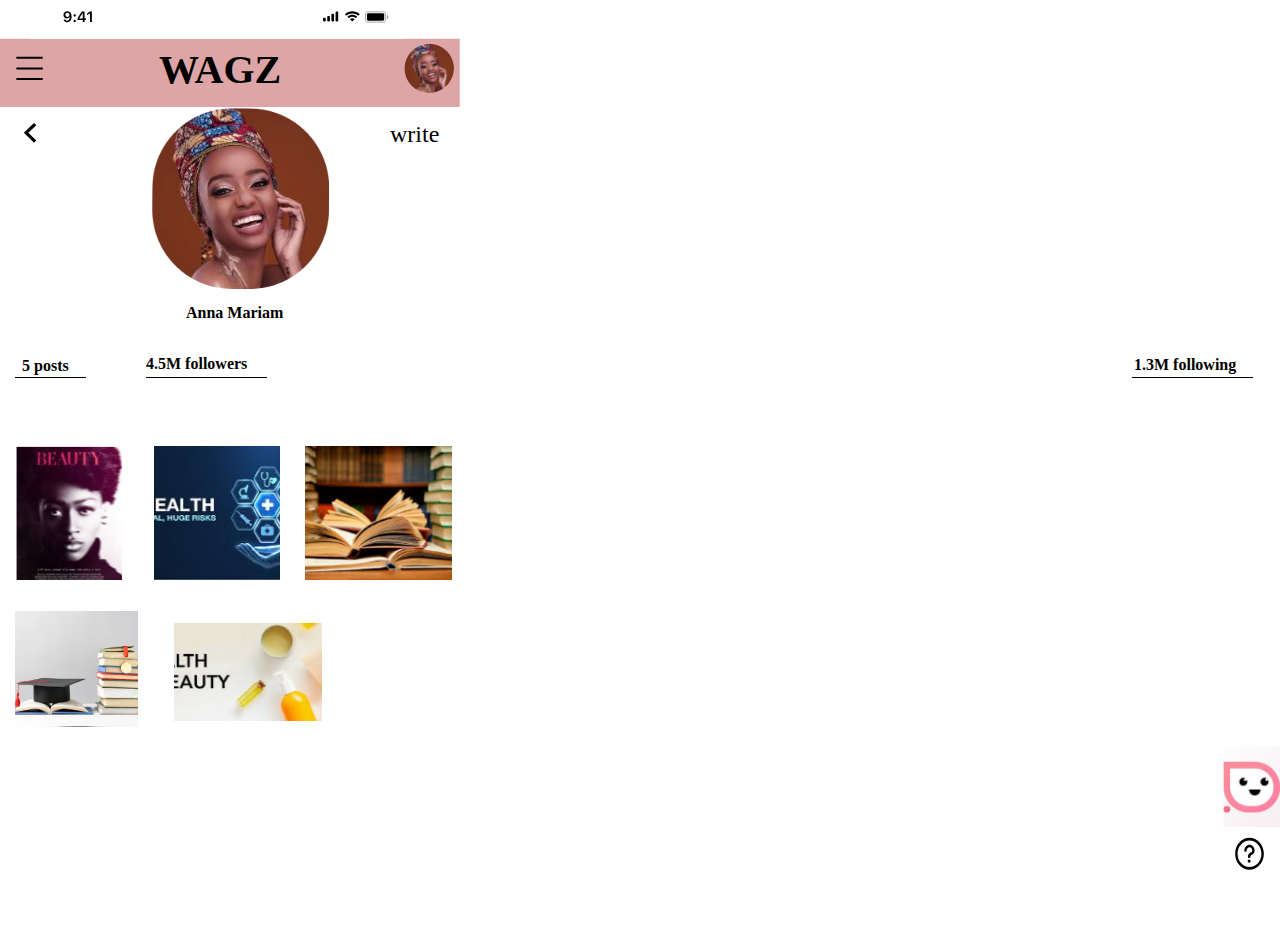
<file: i-phone-14-15-pro-max-13.html>
<!DOCTYPE html>
<html>
  <head>
    <meta charset="utf-8" />
    <meta name="viewport" content="initial-scale=1, width=device-width" />

    <link rel="stylesheet" href="./global.css" />
    <link rel="stylesheet" href="./i-phone-14-15-pro-max-13.css" />
    <link
      rel="stylesheet"
      href="https://fonts.googleapis.com/css2?family=Inter:wght@400;500;600;700;800&display=swap"
    />
    <link
      rel="stylesheet"
      href="https://fonts.googleapis.com/css2?family=Inria Sans:wght@400&display=swap"
    />
  </head>
  <body>
    <div class="iphone-14-15-pro-max-13">
      <div class="vector-parent">
        <img class="rectangle-icon" alt="" src="./public/rectangle-1.svg" />

        <img
          class="hamburger-menu-printable-ico2"
          alt=""
          src="./public/hamburger-menu-printable--iconsvgco2.svg"
        />

        <img
          class="download-2-icon"
          loading="lazy"
          alt=""
          src="./public/download-2@2x.png"
        />
      </div>
      <section class="frame-section">
        <div class="status-bar-wrapper">
          <div class="status-bar">
            <header class="mobile-status-bar">
              <img class="notch-icon2" alt="" src="./public/notch@2x.png" />

              <img
                class="left-side-icon2"
                loading="lazy"
                alt=""
                src="./public/left-side.svg"
              />

              <img
                class="recording-indicator-icon2"
                alt=""
                src="./public/recording-indicator.svg"
              />

              <div class="signal-icons-wrapper">
                <div class="signal-icons">
                  <img
                    class="mobile-signal-icon2"
                    loading="lazy"
                    alt=""
                    src="./public/mobile-signal1.svg"
                  />

                  <img
                    class="wifi-icon2"
                    loading="lazy"
                    alt=""
                    src="./public/wifi.svg"
                  />

                  <img
                    class="battery-icon2"
                    loading="lazy"
                    alt=""
                    src="./public/battery.svg"
                  />
                </div>
              </div>
            </header>
            <div class="wagz-wrapper">
              <a class="wagz2">WAGZ</a>
            </div>
          </div>
        </div>
        <div class="profile-actions">
          <div class="action-buttons">
            <div class="navigation-buttons">
              <div class="arrow-right-now-iconsvgco-wrapper">
                <img
                  class="arrow-right-now-iconsvgco"
                  loading="lazy"
                  alt=""
                  src="./public/arrow-right-now--iconsvgco.svg"
                  id="arrowRightNowIconSvgco"
                />
              </div>
              <div class="user-actions">
                <div class="user-action-icons">
                  <img
                    class="download-1-icon"
                    loading="lazy"
                    alt=""
                    src="./public/download-1@2x.png"
                  />

                  <div class="user-name">
                    <b class="anna-mariam">Anna Mariam</b>
                  </div>
                </div>
                <div class="write-wrapper">
                  <a class="write1" id="writeText">write</a>
                </div>
              </div>
            </div>
          </div>
          <img class="profile-actions-child" loading="lazy" alt="" />
        </div>
        <div class="profile-info">
          <div class="info-items">
            <div class="post-count">
              <b class="posts">5 posts</b>
            </div>
            <div class="count-divider"></div>
          </div>
          <div class="follower-count">
            <b class="m-followers">4.5M followers</b>
            <div class="follower-divider"></div>
          </div>
          <div class="following-count">
            <b class="m-following">1.3M following</b>
            <div class="following-divider"></div>
          </div>
        </div>
      </section>
      <section class="image-grid1">
        <div class="grid-rows">
          <div class="grid-row-one">
            <div class="row-one-items">
              <div class="row-one-images">
                <div class="row-one-first-image">
                  <img
                    class="images-1-icon"
                    loading="lazy"
                    alt=""
                    src="./public/images-1@2x.png"
                  />
                </div>
                <img
                  class="images-2-1"
                  loading="lazy"
                  alt=""
                  src="./public/images-2-1@2x.png"
                />
              </div>
              <div class="row-one-bottom-images-parent">
                <div class="row-one-bottom-images">
                  <img
                    class="images-1-1"
                    loading="lazy"
                    alt=""
                    src="./public/images-1-1@2x.png"
                  />

                  <img
                    class="download-1-1"
                    loading="lazy"
                    alt=""
                    src="./public/download-1-1@2x.png"
                  />
                </div>
                <div class="fifth-image-container">
                  <img
                    class="download-2-1"
                    loading="lazy"
                    alt=""
                    src="./public/download-2-1@2x.png"
                  />
                </div>
              </div>
            </div>
          </div>
          <div class="grid-row-two">
            <img
              class="images-6-icon"
              loading="lazy"
              alt=""
              src="./public/images-6@2x.png"
            />

            <div class="help-icon">
              <img
                class="noun-help-3565552-3-icon"
                loading="lazy"
                alt=""
                src="./public/nounhelp3565552-1.svg"
              />
            </div>
          </div>
        </div>
      </section>
    </div>

    <script>
      var arrowRightNowIconSvgco = document.getElementById("arrowRightNowIconSvgco");
      if (arrowRightNowIconSvgco) {
        arrowRightNowIconSvgco.addEventListener("click", function (e) {
          window.location.href = "./i-phone1415-pro-max3.html";
        });
      }

      var writeText = document.getElementById("writeText");
      if (writeText) {
        writeText.addEventListener("click", function (e) {
          window.location.href = "./i-phone1415-pro-max4.html";
        });
      }
    </script>
  </body>
</html>
</file>
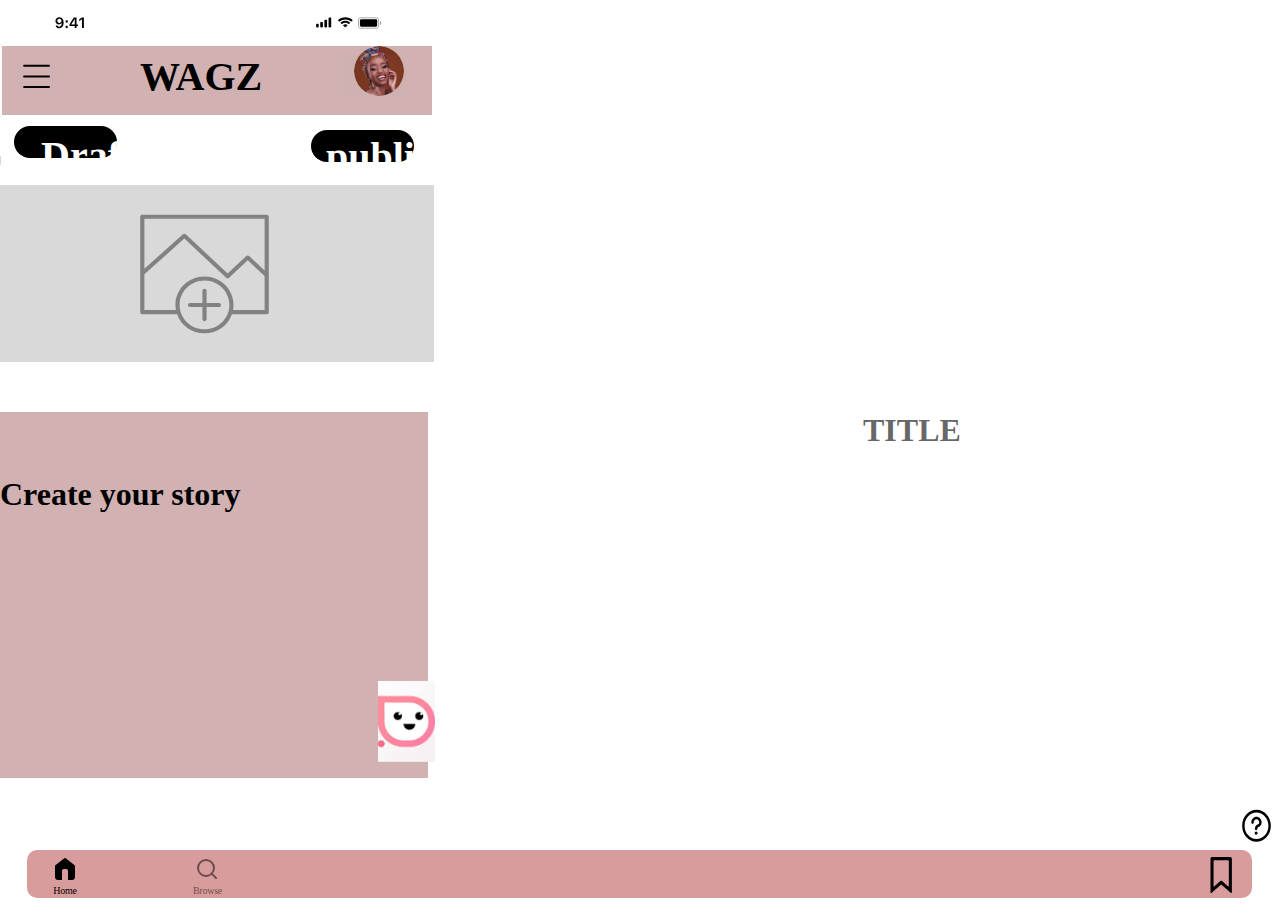
<file: i-phone-14-15-pro-max-15.html>
<!DOCTYPE html>
<html>
  <head>
    <meta charset="utf-8" />
    <meta name="viewport" content="initial-scale=1, width=device-width" />

    <link rel="stylesheet" href="./global.css" />
    <link rel="stylesheet" href="./i-phone-14-15-pro-max-15.css" />
    <link
      rel="stylesheet"
      href="https://fonts.googleapis.com/css2?family=Inter:wght@400;500;600;700;800&display=swap"
    />
    <link
      rel="stylesheet"
      href="https://fonts.googleapis.com/css2?family=Inria Sans:wght@400&display=swap"
    />
  </head>
  <body>
    <div class="iphone-14-15-pro-max-15">
      <h1 class="title">TITLE</h1>
      <section class="frame-parent3">
        <div class="frame-parent4">
          <div class="notch-parent">
            <img class="notch-icon4" alt="" src="./public/notch@2x.png" />

            <img
              class="recording-indicator-icon4"
              alt=""
              src="./public/recording-indicator.svg"
            />

            <header class="side-bar-content-wrapper">
              <div class="side-bar-content">
                <img
                  class="left-side-icon4"
                  loading="lazy"
                  alt=""
                  src="./public/left-side.svg"
                />

                <div class="side-bar-icons">
                  <div class="mobile-signal-group">
                    <img
                      class="mobile-signal-icon4"
                      loading="lazy"
                      alt=""
                      src="./public/mobile-signal1.svg"
                    />

                    <img
                      class="wifi-icon4"
                      loading="lazy"
                      alt=""
                      src="./public/wifi.svg"
                    />

                    <img
                      class="battery-icon4"
                      loading="lazy"
                      alt=""
                      src="./public/battery.svg"
                    />
                  </div>
                </div>
              </div>
            </header>
            <div class="wagz-parent">
              <a class="wagz4">WAGZ</a>
              <div class="categoriesbtn-parent">
                <div class="categoriesbtn"></div>
                <img
                  class="download-5-icon"
                  loading="lazy"
                  alt=""
                  src="./public/download-5@2x.png"
                />

                <div class="rectangle-div" id="rectangle"></div>
              </div>
            </div>
            <img
              class="hamburger-menu-printable-ico3"
              loading="lazy"
              alt=""
              src="./public/hamburger-menu-printable--iconsvgco2.svg"
            />
          </div>
          <div class="draft-publish-wrapper">
            <div class="draft-publish">
              <div class="draft-background-parent">
                <div class="draft-background"></div>
                <div class="draft-content">
                  <div class="draft-marker-parent">
                    <div class="draft-marker"></div>
                    <a class="draft" id="draftText">Draft</a>
                  </div>
                </div>
              </div>
              <div class="publish-content-wrapper">
                <div class="publish-content">
                  <div class="categories-grid" id="categoriesGrid"></div>
                  <a class="publish">publish</a>
                </div>
              </div>
            </div>
          </div>
        </div>
        <div class="image-content-wrapper">
          <div class="image-content">
            <div class="image-background"></div>
            <img
              class="add-image-in-wordpress-icons"
              loading="lazy"
              alt=""
              src="./public/add-image-in-wordpress--iconsvgco.svg"
            />
          </div>
        </div>
      </section>
      <section class="story-content-parent">
        <div class="story-content">
          <div class="categories"></div>
          <h1 class="create-your-story">Create your story</h1>
        </div>
        <img
          class="images-9-icon"
          loading="lazy"
          alt=""
          src="./public/images-5@2x.png"
        />
      </section>
      <div class="tabs-wrapper">
        <div class="tabs3">
          <div class="tab-bar-item4" id="tabBarItem">
            <div class="iconhome-frame">
              <img
                class="iconhome3"
                loading="lazy"
                alt=""
                src="./public/iconhome@2x.png"
              />
            </div>
            <div class="home3">Home</div>
          </div>
          <div class="tab-bar-item5">
            <div class="iconsearch-container">
              <img
                class="iconsearch3"
                loading="lazy"
                alt=""
                src="./public/iconsearch.svg"
              />
            </div>
            <div class="browse3">Browse</div>
          </div>
          <img
            class="vector-icon3"
            loading="lazy"
            alt=""
            src="./public/vector2.svg"
          />

          <img
            class="noun-help-3565552-5-icon"
            loading="lazy"
            alt=""
            src="./public/nounhelp3565552-1.svg"
          />
        </div>
      </div>
    </div>

    <script>
      var rectangle = document.getElementById("rectangle");
      if (rectangle) {
        rectangle.addEventListener("click", function (e) {
          window.location.href = "./i-phone1415-pro-max2.html";
        });
      }

      var draftText = document.getElementById("draftText");
      if (draftText) {
        draftText.addEventListener("click", function (e) {
          window.location.href = "./i-phone1415-pro-max3.html";
        });
      }

      var categoriesGrid = document.getElementById("categoriesGrid");
      if (categoriesGrid) {
        categoriesGrid.addEventListener("click", function (e) {
          window.location.href = "./i-phone1415-pro-max3.html";
        });
      }

      var tabBarItem = document.getElementById("tabBarItem");
      if (tabBarItem) {
        tabBarItem.addEventListener("click", function (e) {
          window.location.href = "./i-phone1415-pro-max3.html";
        });
      }
    </script>
  </body>
</html>
</file>
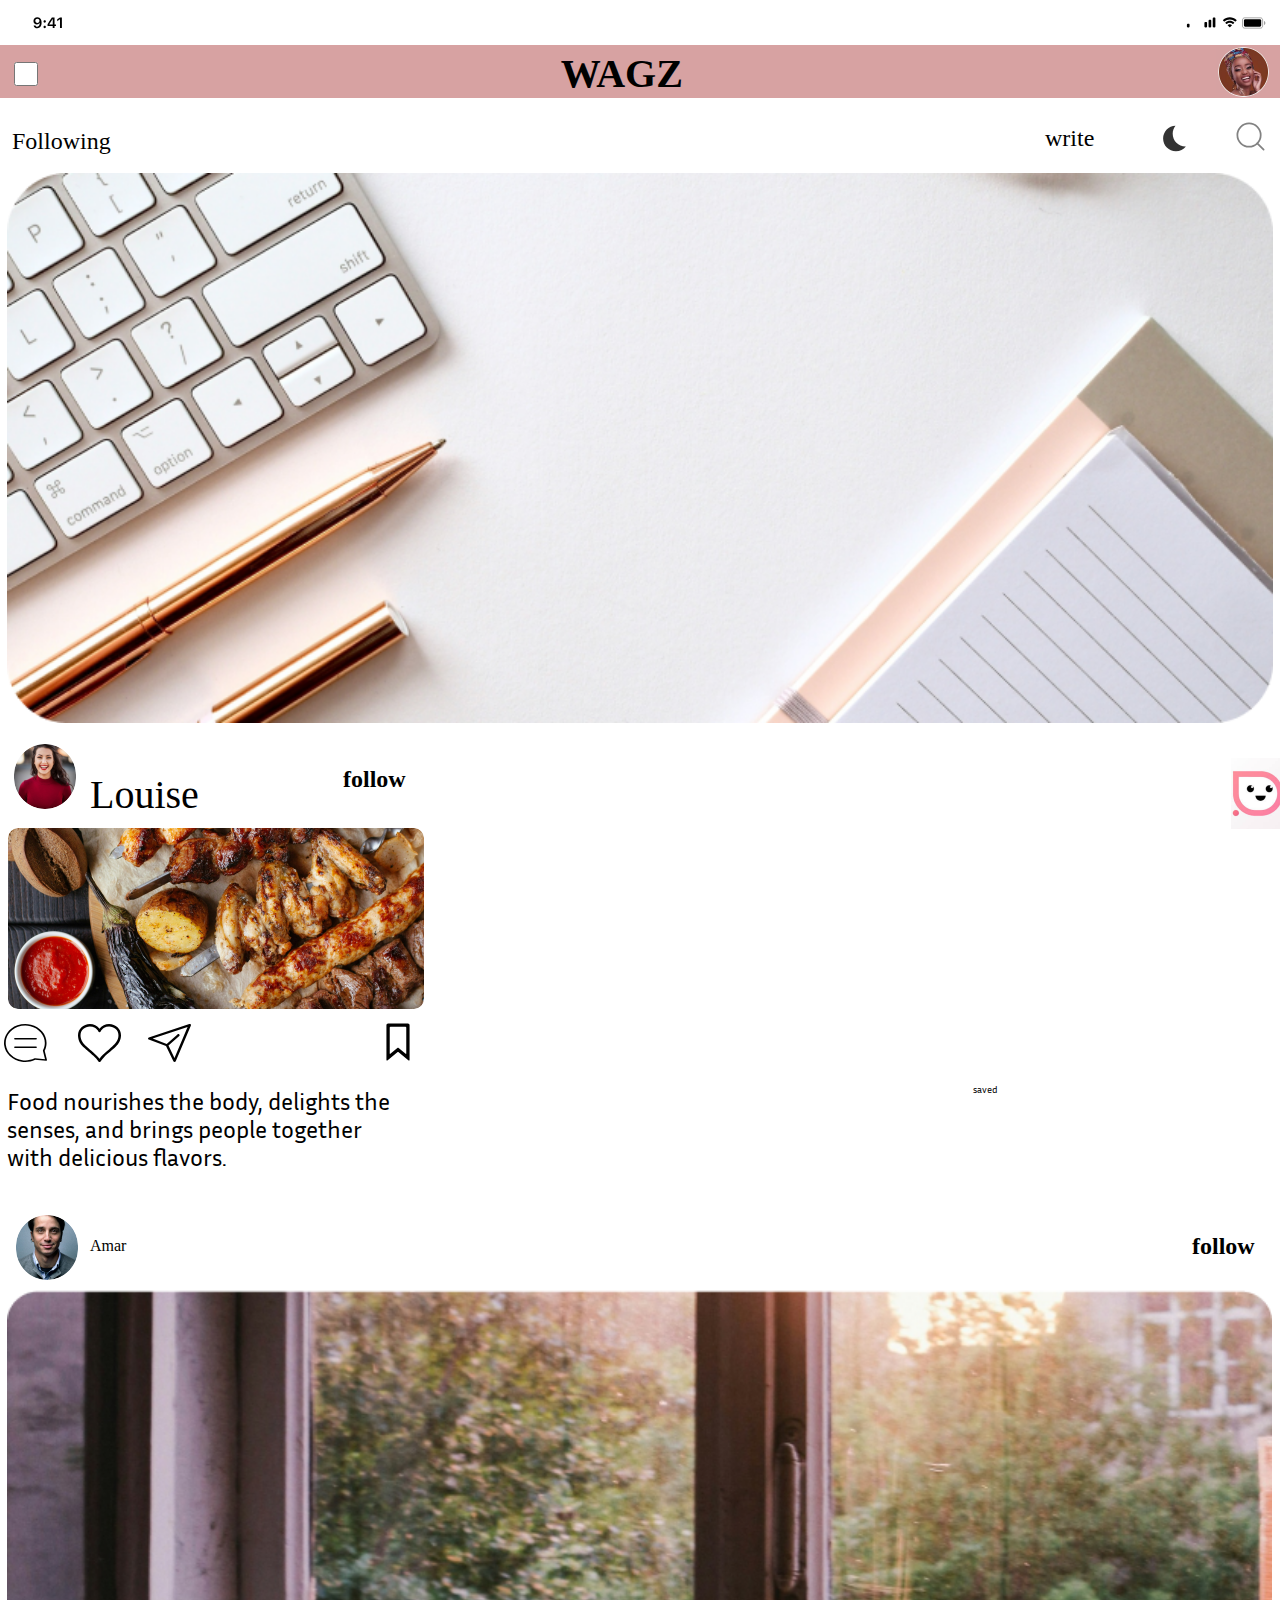
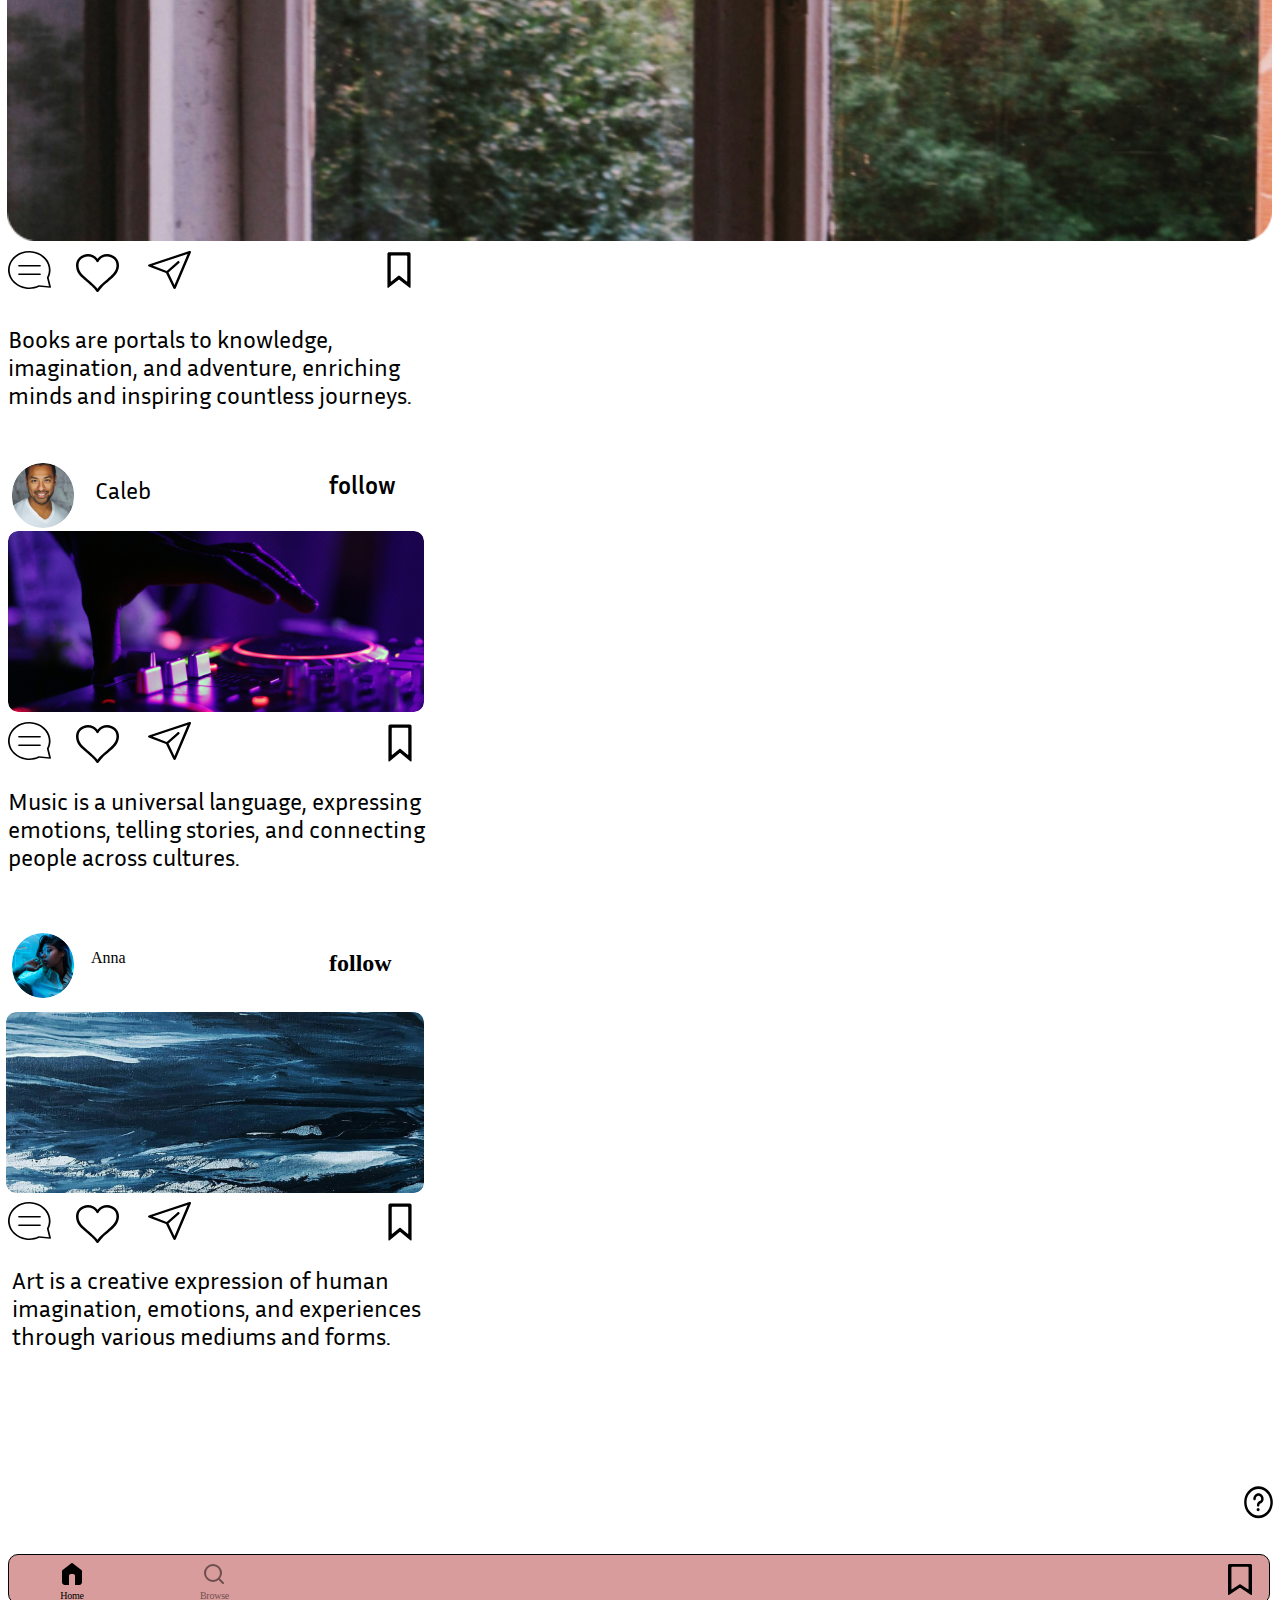
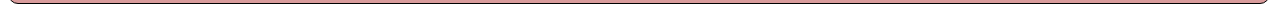
<file: i-phone-14-15-pro-max-17.html>
<!DOCTYPE html>
<html>
  <head>
    <meta charset="utf-8" />
    <meta name="viewport" content="initial-scale=1, width=device-width" />

    <link rel="stylesheet" href="./global.css" />
    <link rel="stylesheet" href="./i-phone-14-15-pro-max-17.css" />
    <link
      rel="stylesheet"
      href="https://fonts.googleapis.com/css2?family=Inter:wght@400;500;600;700;800&display=swap"
    />
    <link
      rel="stylesheet"
      href="https://fonts.googleapis.com/css2?family=Inria Sans:wght@400&display=swap"
    />
  </head>
  <body>
    <div class="iphone-14-15-pro-max-17">
      <section class="screen">
        <div class="safe-area">
          <header class="mobile-status-bar1">
            <img class="notch-icon3" alt="" src="./public/notch@2x.png" />

            <img
              class="recording-indicator-icon3"
              alt=""
              src="./public/recording-indicator.svg"
            />

            <img
              class="left-side-icon3"
              loading="lazy"
              alt=""
              src="./public/left-side.svg"
            />

            <div class="mobile-status-bar-child"></div>
            <div class="status-bar-center">
              <div class="frame-parent1">
                <div class="mobile-signal-wrapper">
                  <div class="mobile-signal">
                    <img
                      class="mobile-signal-icon3"
                      loading="lazy"
                      alt=""
                      src="./public/mobile-signal.svg"
                    />

                    <img class="wifi-icon3" alt="" src="./public/wifi.svg" />

                    <img
                      class="battery-icon3"
                      loading="lazy"
                      alt=""
                      src="./public/battery.svg"
                    />
                  </div>
                </div>
                <div class="time"></div>
              </div>
            </div>
          </header>
          <div class="content1">
            <div class="content-child"></div>
            <div class="header">
              <input class="group" type="checkbox" />
            </div>
            <div class="brand">
              <a class="wagz3">WAGZ</a>
            </div>
            <div class="download-button">
              <img
                class="download-6-icon"
                loading="lazy"
                alt=""
                src="./public/download-6@2x.png"
              />

              <div class="download-badge" id="downloadBadge"></div>
            </div>
          </div>
        </div>
        <div class="feed">
          <div class="profile-card">
            <div class="card-image-container">
              <div class="image-wrapper">
                <div class="user-actions1">
                  <a class="following1">Following</a>
                </div>
                <div class="action-buttons1">
                  <div class="write-button">
                    <div class="write-container" id="groupContainer">
                      <a class="write2">write</a>
                    </div>
                  </div>
                  <div class="dark-mode-button">
                    <img
                      class="dark-wallpaper-iconsvgco1"
                      loading="lazy"
                      alt=""
                      src="./public/dark-wallpaper--iconsvgco.svg"
                      id="darkWallpaperIconSvgco"
                    />
                  </div>
                  <img
                    class="search-icon2"
                    loading="lazy"
                    alt=""
                    src="./public/search.svg"
                  />
                </div>
              </div>
            </div>
            <img
              class="unsplashq10vitrvyum-icon1"
              loading="lazy"
              alt=""
              src="./public/unsplashq10vitrvyum@2x.png"
            />
          </div>
        </div>
        <div class="card-content">
          <div class="user-info">
            <div class="group-div" id="groupContainer">
              <div class="name-wrapper">
                <div class="name">
                  <div class="name-content">
                    <img
                      class="unsplashmez3pofgs-k-icon1"
                      loading="lazy"
                      alt=""
                      src="./public/unsplashmez3pofgs-k@2x.png"
                    />

                    <div class="user-name1">
                      <div class="louise1">Louise</div>
                    </div>
                  </div>
                  <div class="follow-button">
                    <b class="follow4">follow</b>
                  </div>
                </div>
              </div>
              <div class="content-image">
                <img
                  class="unsplashyrtflrlo2dq-icon2"
                  loading="lazy"
                  alt=""
                  src="./public/unsplashyrtflrlo2dq@2x.png"
                />

                <img
                  class="content-image-child"
                  alt=""
                  src="./public/group-431.svg"
                />
              </div>
            </div>
            <div class="caption">
              <div class="food-nourishes-the-container1">
                <p class="food-nourishes-the1">
                  Food nourishes the body, delights the senses, and brings
                  people together with delicious flavors.
                </p>
              </div>
              <div class="save-button">
                <div class="saved">saved</div>
              </div>
            </div>
          </div>
        </div>
      </section>
      <section class="second-card">
        <div class="card-image-container1">
          <img class="separator-icon1" alt="" />

          <div class="second-card-content">
            <div class="frame-parent2" id="groupContainer">
              <div class="name-container">
                <div class="name1">
                  <div class="name-content1">
                    <img
                      class="unsplash7yvzyzeitc8-icon1"
                      loading="lazy"
                      alt=""
                      src="./public/unsplash7yvzyzeitc8@2x.png"
                    />

                    <div class="user-name2">
                      <div class="amar1">Amar</div>
                    </div>
                  </div>
                  <div class="follow-button1">
                    <b class="follow5">follow</b>
                  </div>
                </div>
              </div>
              <img
                class="unsplashp6uqpnyxci4-icon1"
                loading="lazy"
                alt=""
                src="./public/unsplashp6uqpnyxci4@2x.png"
              />

              <div class="content-actions">
                <div class="like-button-parent">
                  <img
                    class="like-button-icon"
                    loading="lazy"
                    alt=""
                    src="./public/vector1.svg"
                  />

                  <div class="comment-button-parent">
                    <div class="comment-button">
                      <img
                        class="comment-icon"
                        alt=""
                        src="./public/vector-11.svg"
                      />
                    </div>
                    <img
                      class="share-button-icon"
                      alt=""
                      src="./public/vector-21.svg"
                    />
                  </div>
                  <div class="frame-wrapper2">
                    <img
                      class="group-icon"
                      loading="lazy"
                      alt=""
                      src="./public/group-461.svg"
                    />
                  </div>
                </div>
              </div>
            </div>
          </div>
        </div>
        <div class="third-card">
          <div class="caption1">
            <div class="books-are-portals1">
              Books are portals to knowledge, imagination, and adventure,
              enriching minds and inspiring countless journeys.
            </div>
          </div>
          <img class="separator-icon2" loading="lazy" alt="" />

          <div class="third-card-content">
            <div class="user-description">
              <div class="name-parent" id="groupContainer">
                <div class="name2">
                  <div class="name-content2">
                    <div class="user-picture">
                      <img
                        class="unsplashifgrcqhznqg-icon1"
                        loading="lazy"
                        alt=""
                        src="./public/unsplashifgrcqhznqg@2x.png"
                      />

                      <div class="user-name3">
                        <div class="caleb1">Caleb</div>
                      </div>
                    </div>
                    <div class="follow-button2">
                      <b class="follow6">follow</b>
                    </div>
                  </div>
                </div>
                <div class="content-actions1">
                  <img
                    class="to-bookmark-iconsvgco3"
                    loading="lazy"
                    alt=""
                    src="./public/to-bookmark--iconsvgco.svg"
                  />

                  <img
                    class="unsplashyrtflrlo2dq-icon3"
                    alt=""
                    src="./public/unsplashyrtflrlo2dq-1@2x.png"
                  />

                  <img class="vector-icon" alt="" src="./public/vector1.svg" />

                  <img
                    class="vector-icon1"
                    alt=""
                    src="./public/vector-11.svg"
                  />

                  <img
                    class="vector-icon2"
                    alt=""
                    src="./public/vector-21.svg"
                  />
                </div>
              </div>
              <div class="music-is-a1">
                Music is a universal language, expressing emotions, telling
                stories, and connecting people across cultures.
              </div>
            </div>
          </div>
        </div>
        <div class="fourth-card">
          <div class="card-image-container2">
            <img class="separator-icon3" loading="lazy" alt="" />

            <div class="fourth-card-content">
              <div class="user-description1">
                <div class="user-content-parent" id="groupContainer">
                  <div class="user-content">
                    <div class="user-image">
                      <div class="user-actions2">
                        <img
                          class="unsplashjoinr2eknvy-icon1"
                          loading="lazy"
                          alt=""
                          src="./public/unsplashjoinr2eknvy@2x.png"
                        />

                        <div class="username">
                          <div class="anna1">Anna</div>
                        </div>
                      </div>
                      <div class="follow-button3">
                        <b class="follow7">follow</b>
                      </div>
                    </div>
                  </div>
                  <div class="post-actions">
                    <img
                      class="to-bookmark-iconsvgco4"
                      alt=""
                      src="./public/to-bookmark--iconsvgco.svg"
                    />

                    <img
                      class="unsplasht2sai-aqipi-icon1"
                      alt=""
                      src="./public/unsplasht2saiaqipi@2x.png"
                    />

                    <img
                      class="action-icons"
                      alt=""
                      src="./public/vector1.svg"
                    />

                    <img
                      class="action-icons1"
                      alt=""
                      src="./public/vector-11.svg"
                    />

                    <img
                      class="action-icons2"
                      alt=""
                      src="./public/vector-21.svg"
                    />
                  </div>
                </div>
                <div class="post-description">
                  <div class="art-is-a1">
                    Art is a creative expression of human imagination, emotions,
                    and experiences through various mediums and forms.
                  </div>
                </div>
              </div>
            </div>
          </div>
        </div>
      </section>
      <img
        class="images-4-icon1"
        loading="lazy"
        alt=""
        src="./public/images-4@2x.png"
      />

      <section class="footer">
        <img class="footer-child" loading="lazy" alt="" />

        <div class="footer-content">
          <img
            class="noun-help-3565552-1-icon1"
            loading="lazy"
            alt=""
            src="./public/nounhelp3565552-1.svg"
          />

          <div class="tab-container">
            <footer class="tabs2">
              <div class="home-tab1">
                <div class="home-content">
                  <div class="home-icon-container1">
                    <img
                      class="iconhome2"
                      loading="lazy"
                      alt=""
                      src="./public/iconhome@2x.png"
                    />
                  </div>
                  <div class="home2">Home</div>
                </div>
              </div>
              <div class="tab-bar-item3">
                <div class="browse-content">
                  <img
                    class="iconsearch2"
                    loading="lazy"
                    alt=""
                    src="./public/iconsearch.svg"
                  />
                </div>
                <div class="browse2">Browse</div>
              </div>
              <img
                class="tab-separator-icon"
                alt=""
                src="./public/vector-91.svg"
              />
            </footer>
          </div>
        </div>
      </section>
    </div>

    <script>
      var downloadBadge = document.getElementById("downloadBadge");
      if (downloadBadge) {
        downloadBadge.addEventListener("click", function (e) {
          window.location.href = "./i-phone1415-pro-max2.html";
        });
      }

      var groupContainer = document.getElementById("groupContainer");
      if (groupContainer) {
        groupContainer.addEventListener("click", function (e) {
          window.location.href = "./i-phone1415-pro-max4.html";
        });
      }

      var darkWallpaperIconSvgco = document.getElementById("darkWallpaperIconSvgco");
      if (darkWallpaperIconSvgco) {
        darkWallpaperIconSvgco.addEventListener("click", function (e) {
          // Please sync "iPhone 14 & 15 Pro Max - 20" to the project
        });
      }

      var groupContainer = document.getElementById("groupContainer");
      if (groupContainer) {
        groupContainer.addEventListener("click", function (e) {
          // Please sync "iPhone 14 & 15 Pro Max - 14" to the project
        });
      }
    </script>
  </body>
</html>
</file>
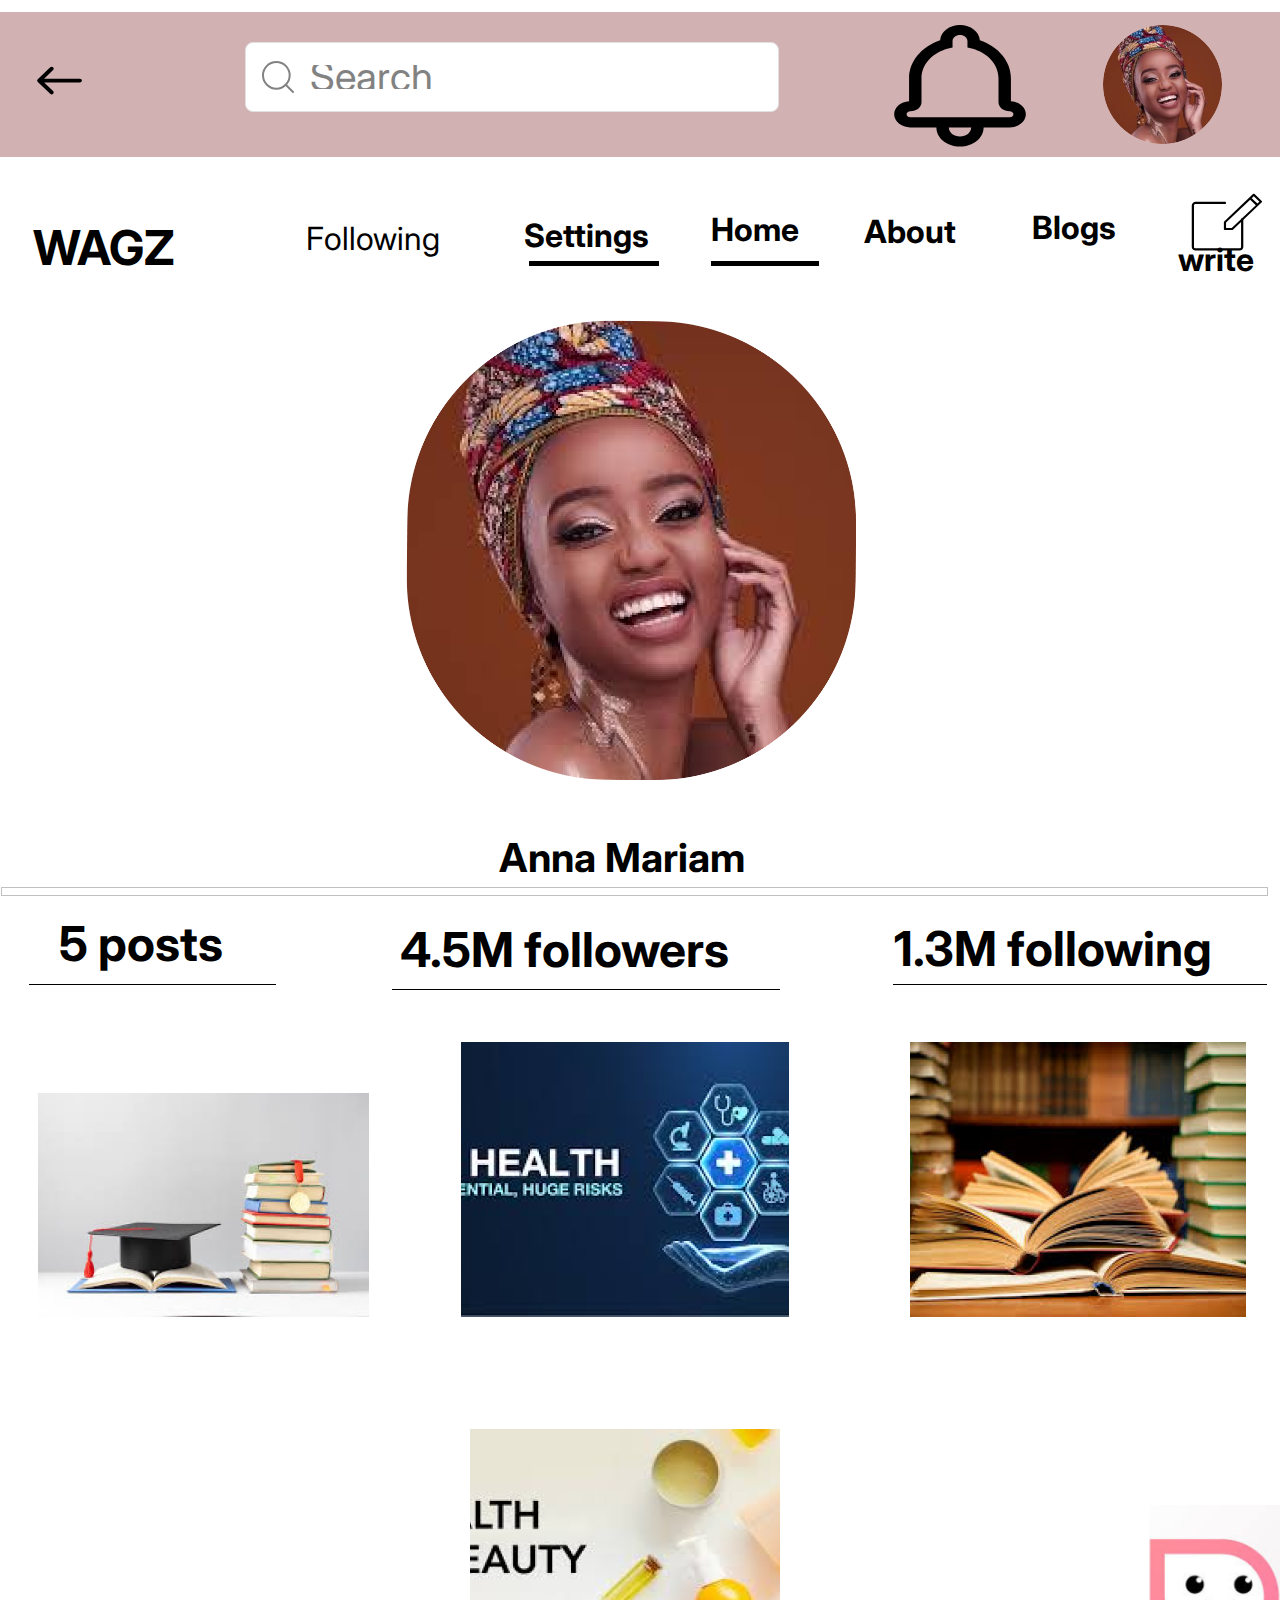
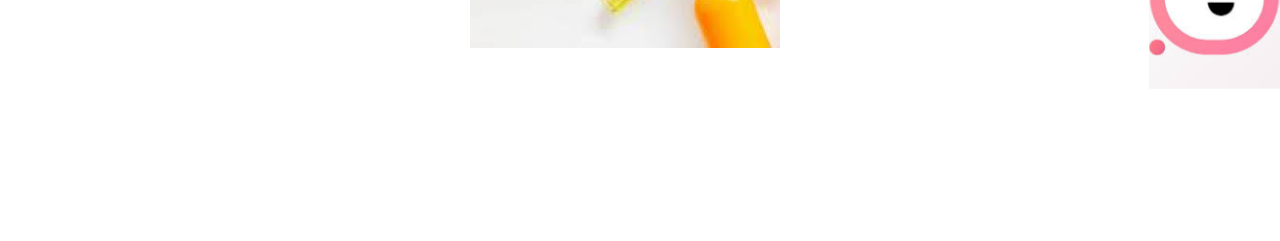
<file: profile.html>
<!DOCTYPE html>
<html>
  <head>
    <meta charset="utf-8" />
    <meta name="viewport" content="initial-scale=1, width=device-width" />

    <link rel="stylesheet" href="./global.css" />
    <link rel="stylesheet" href="./profile.css" />
    <link
      rel="stylesheet"
      href="https://fonts.googleapis.com/css2?family=Inter:wght@200;400;500;600;700;800&display=swap"
    />
    <link
      rel="stylesheet"
      href="https://fonts.googleapis.com/css2?family=Inria Sans:wght@400&display=swap"
    />
  </head>
  <body>
    <div class="profile">
      <section class="main">
        <div class="content">
          <div class="noun-back-4724860-4">
            <div class="shape-wrapper">
              <img
                class="shape-icon"
                loading="lazy"
                alt=""
                src="./public/vector.svg"
              />
            </div>
            <div class="credit">
              <b class="created-by-athok">Created by Athok</b>
              <b class="from-the-noun">from the Noun Project</b>
            </div>
          </div>
        </div>
        <div class="search-input">
          <img class="search-icon" alt="" src="./public/search.svg" />

          <div class="search-label">
            <div class="label">Search</div>
          </div>
        </div>
        <header class="download-button">
          <div class="background"></div>
          <img
            class="group-icon"
            loading="lazy"
            alt=""
            src="./public/group.svg"
          />

          <img
            class="download-5-icon"
            loading="lazy"
            alt=""
            src="./public/download-5@2x.png"
          />
        </header>
      </section>
      <section class="sidebar">
        <div class="profile1">
          <div class="brand">
            <div class="brand-name">
              <h3 class="wagz">WAGZ</h3>
            </div>
            <div class="user-actions">
              <div class="follow">
                <div class="following">Following</div>
              </div>
              <div class="navigation">
                <div class="settings">
                  <div class="settings-item">
                    <b class="settings1">Settings</b>
                    <div class="settings-divider">
                      <div class="divider"></div>
                    </div>
                  </div>
                </div>
                <div class="home">
                  <div class="home-item">
                    <b class="home1">Home</b>
                    <div class="home-divider"></div>
                  </div>
                  <div class="about">
                    <div class="about-item">
                      <b class="about1">About</b>
                    </div>
                    <img class="about-divider-icon" loading="lazy" alt="" />
                  </div>
                  <div class="blogs">
                    <div class="blogs-item">
                      <b class="blogs1">Blogs</b>
                    </div>
                    <img class="blogs-divider-icon" loading="lazy" alt="" />
                  </div>
                  <div class="write">
                    <div class="write-icon">
                      <img
                        class="write-shape-icon"
                        alt=""
                        src="./public/vector-1.svg"
                      />
                    </div>
                    <div class="write-label">
                      <img
                        class="write-action-icon"
                        alt=""
                        src="./public/vector-2.svg"
                      />

                      <b class="write1">write</b>
                    </div>
                  </div>
                </div>
              </div>
            </div>
          </div>
          <div class="profile-download">
            <img
              class="download-1-icon"
              loading="lazy"
              alt=""
              src="./public/download-1@2x.png"
            />
          </div>
          <div class="user-name">
            <div class="name-display">
              <b class="anna-mariam">Anna Mariam</b>
            </div>
            <img class="name-divider-icon" loading="lazy" alt="" />
          </div>
        </div>
      </section>
      <section class="stats">
        <div class="counts">
          <div class="post-count-parent">
            <div class="post-count">
              <h3 class="posts">5 posts</h3>
            </div>
            <div class="follower-count">
              <h3 class="m-followers">4.5M followers</h3>
            </div>
            <div class="following-count">
              <h3 class="m-following">1.3M following</h3>
            </div>
          </div>
          <div class="count-divider">
            <div class="count-divider-child"></div>
            <div class="count-divider-item"></div>
          </div>
          <div class="stat-divider">
            <div class="stat-divider-child"></div>
          </div>
        </div>
        <div class="gallery">
          <div class="image-grid">
            <div class="image-item">
              <img
                class="images-2-1"
                loading="lazy"
                alt=""
                src="./public/images-2-1@2x.png"
              />
            </div>
            <div class="image-actions">
              <div class="image-buttons">
                <img
                  class="images-1-1"
                  loading="lazy"
                  alt=""
                  src="./public/images-1-1@2x.png"
                />

                <img
                  class="download-1-1"
                  loading="lazy"
                  alt=""
                  src="./public/download-1-1@2x.png"
                />
              </div>
              <div class="image-actions-inner">
                <div class="image-button-parent">
                  <div class="image-button">
                    <img
                      class="download-2-1"
                      loading="lazy"
                      alt=""
                      src="./public/download-2-1@2x.png"
                    />
                  </div>
                  <img
                    class="images-5-icon"
                    loading="lazy"
                    alt=""
                    src="./public/images-5@2x.png"
                  />
                </div>
              </div>
            </div>
          </div>
        </div>
      </section>
    </div>
  </body>
</html>
</file>
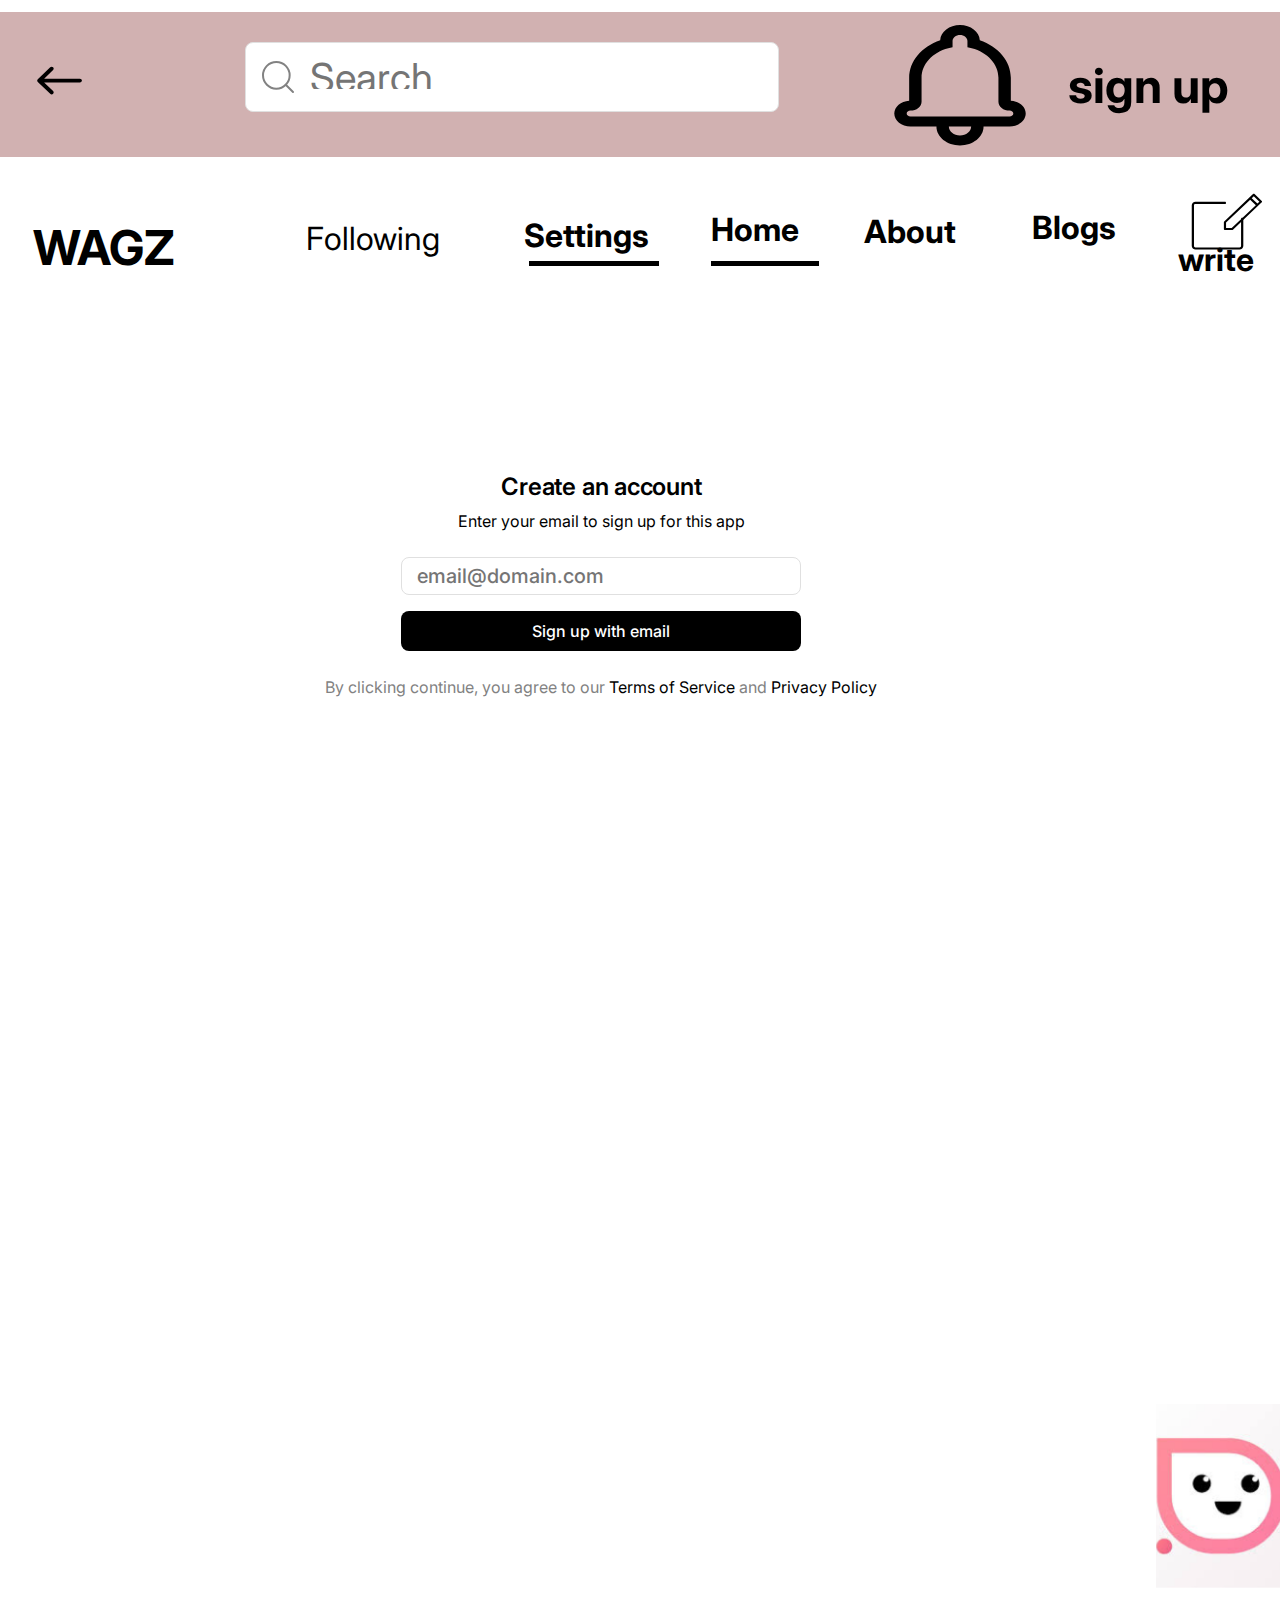
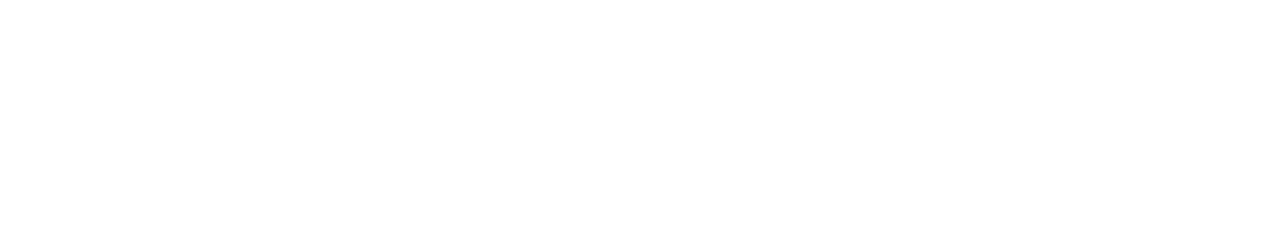
<file: sign-up.html>
<!DOCTYPE html>
<html>
  <head>
    <meta charset="utf-8" />
    <meta name="viewport" content="initial-scale=1, width=device-width" />

    <link rel="stylesheet" href="./global.css" />
    <link rel="stylesheet" href="./sign-up.css" />
    <link
      rel="stylesheet"
      href="https://fonts.googleapis.com/css2?family=Inter:wght@200;400;500;600;700;800&display=swap"
    />
    <link
      rel="stylesheet"
      href="https://fonts.googleapis.com/css2?family=Inria Sans:wght@400&display=swap"
    />
  </head>
  <body>
    <div class="sign-up1">
      <header class="frame-header">
        <div class="rectangle-container">
          <div class="frame-child3"></div>
          <img
            class="group-icon2"
            loading="lazy"
            alt=""
            src="./public/group.svg"
          />
        </div>
        <div class="frame-parent14">
          <div class="noun-back-4724860-4-wrapper">
            <div class="noun-back-4724860-41">
              <div class="vector-container">
                <img
                  class="vector-icon6"
                  loading="lazy"
                  alt=""
                  src="./public/vector.svg"
                />
              </div>
              <div class="created-by-athok-parent">
                <b class="created-by-athok1">Created by Athok</b>
                <b class="from-the-noun1">from the Noun Project</b>
              </div>
            </div>
          </div>
          <div class="search-input3">
            <img class="search-icon5" alt="" src="./public/search.svg" />

            <input class="search-input-item" placeholder="Search" type="text" />
          </div>
        </div>
        <div class="sign-up-wrapper">
          <h3 class="sign-up2">sign up</h3>
        </div>
      </header>
      <main class="header1">
        <section class="header-left">
          <div class="wagz-frame">
            <h3 class="wagz7">WAGZ</h3>
          </div>
          <div class="header-right">
            <div class="navigation1">
              <div class="following4">Following</div>
            </div>
            <div class="navigation-items">
              <div class="settings-item1">
                <div class="settings-label">
                  <b class="settings3">Settings</b>
                  <div class="settings-divider1">
                    <div class="settings-divider-child"></div>
                  </div>
                </div>
              </div>
              <div class="home-item1">
                <div class="home-label">
                  <b class="home7">Home</b>
                  <div class="home-label-child"></div>
                </div>
                <div class="about-item1">
                  <div class="about-label">
                    <b class="about3">About</b>
                  </div>
                  <img class="about-item-child" loading="lazy" alt="" />
                </div>
                <div class="blogs-item1">
                  <div class="blogs-label">
                    <b class="blogs3">Blogs</b>
                  </div>
                  <img class="blogs-item-child" loading="lazy" alt="" />
                </div>
                <div class="write-item">
                  <div class="write-icon-one">
                    <img
                      class="write-icon2"
                      alt=""
                      src="./public/vector-1.svg"
                    />
                  </div>
                  <div class="write-label1">
                    <img
                      class="write-icon-two"
                      alt=""
                      src="./public/vector-2.svg"
                    />

                    <b class="write6">write</b>
                  </div>
                </div>
              </div>
            </div>
          </div>
        </section>
        <section class="main-content-parent">
          <div class="main-content">
            <div class="content6">
              <div class="copy1">
                <div class="create-an-account1">Create an account</div>
                <div class="enter-your-email1">
                  Enter your email to sign up for this app
                </div>
              </div>
              <div class="input-and-button1">
                <div class="field1">
                  <input
                    class="label2"
                    placeholder="email@domain.com"
                    type="text"
                  />
                </div>
                <button class="button1">
                  <div class="primary1">Sign up with email</div>
                </button>
              </div>
              <div class="by-clicking-continue-container1">
                <span>By clicking continue, you agree to our </span>
                <span class="terms-of-service1">Terms of Service</span>
                <span> and </span>
                <span class="privacy-policy1">Privacy Policy</span>
              </div>
            </div>
          </div>
          <img
            class="images-5-icon3"
            loading="lazy"
            alt=""
            src="./public/images-5@2x.png"
          />
        </section>
      </main>
    </div>
  </body>
</html>
</file>
<file: global.css>
body {
  margin: 0;
  line-height: normal;
}

:root {
  /* fonts */
  --small-text: Inter;
  --font-inria-sans: "Inria Sans";

  /* font sizes */
  --font-size-29xl: 48px;
  --font-size-10xl: 29px;
  --font-size-19xl: 38px;
  --font-size-21xl: 40px;
  --font-size-5xl: 24px;
  --font-size-13xl: 32px;
  --font-size-lgi: 19px;
  --font-size-7xl: 26px;
  --font-size-8xs: 5px;
  --font-size-3xs: 10px;
  --body-text-size: 20px;
  --font-size-sm: 14px;
  --small-text-size: 16px;

  /* Colors */
  --color-white: #fff;
  --color-black: #000;
  --color-rosybrown-100: #d7a2a2;
  --color-rosybrown-200: #d99c9c;
  --color-rosybrown-400: rgba(215, 162, 162, 0.96);
  --color-rosybrown-300: rgba(162, 95, 95, 0.49);
  --color-gainsboro-300: #e0e0e0;
  --color-gainsboro-100: #d9d9d9;
  --color-gainsboro-200: rgba(217, 217, 217, 0.02);
  --color-gray-100: #828282;
  --color-gray-200: rgba(0, 0, 0, 0.6);
  --color-darkslategray: #333;

  /* Gaps */
  --gap-7xl: 26px;
  --gap-4xl: 23px;
  --gap-9xl: 28px;
  --gap-xl: 20px;
  --gap-8xs-5: 4.5px;
  --gap-2xl: 21px;
  --gap-8xs: 5px;
  --gap-31xl: 50px;
  --gap-6xl: 25px;
  --gap-25xl: 44px;
  --gap-3xl: 22px;
  --gap-smi-6: 12.6px;
  --gap-sm: 14px;
  --gap-11xs: 2px;
  --gap-7xs: 6px;
  --gap-131xl-7: 150.7px;
  --gap-19xl: 38px;
  --gap-56xl: 75px;
  --gap-xs: 12px;
  --gap-20xl-1: 39.1px;
  --gap-8xs-4: 4.4px;
  --gap-71xl: 90px;
  --gap-26xl: 45px;
  --gap-9xs: 4px;
  --gap-10xs: 3px;
  --gap-mid: 17px;
  --gap-4xs: 9px;
  --gap-smi: 13px;
  --gap-lgi: 19px;
  --gap-6xs: 7px;
  --gap-3xs: 10px;
  --gap-13xl: 32px;
  --gap-lg: 18px;
  --gap-47xl: 66px;
  --gap-5xl: 24px;
  --gap-base: 16px;
  --gap-mini: 15px;
  --gap-9xs-4: 3.4px;
  --gap-2xs: 11px;
  --gap-6xs-4: 6.4px;
  --gap-12xs: 1px;
  --gap-17xl: 36px;

  /* Paddings */
  --padding-xs: 12px;
  --padding-10xl: 29px;
  --padding-4xs: 9px;
  --padding-xl: 20px;
  --padding-smi: 13px;
  --padding-53xl: 72px;
  --padding-8xs: 5px;
  --padding-7xs: 6px;
  --padding-12xs: 1px;
  --padding-8xl: 27px;
  --padding-mid: 17px;
  --padding-3xs: 10px;
  --padding-xs-6: 11.6px;
  --padding-5xs: 8px;
  --padding-7xl: 26px;
  --padding-6xl: 25px;
  --padding-11xl: 30px;
  --padding-7xl-7: 26.7px;
  --padding-sm: 14px;
  --padding-7xs-4: 5.4px;
  --padding-lg-4: 18.4px;
  --padding-16xl: 35px;
  --padding-2xs: 11px;
  --padding-10xs: 3px;
  --padding-6xs: 7px;
  --padding-11xs: 2px;
  --padding-2xl: 21px;
  --padding-9xs: 4px;
  --padding-lg: 18px;
  --padding-4xl: 23px;
  --padding-3xl: 22px;
  --padding-lgi: 19px;
  --padding-base: 16px;
  --padding-8xs-4: 4.4px;
  --padding-5xl: 24px;
  --padding-mini: 15px;
  --padding-21xl: 40px;
  --padding-25xl: 44px;
  --padding-9xl: 28px;
  --padding-3xs-7: 9.7px;
  --padding-73xl: 92px;
  --padding-166xl: 185px;

  /* Border radiuses */
  --br-181xl: 200px;
  --br-61xl: 80px;
  --br-5xs: 8px;
  --br-3xs: 10px;
  --br-231xl: 250px;
  --br-xl: 20px;
}
</file>
<file: index.css>
.left-side-icon {
  height: 21px;
  width: 54px;
  position: relative;
}
.mobile-signal-icon,
.wifi-icon {
  height: 10.7px;
  width: 32px;
  position: relative;
}
.wifi-icon {
  height: 11px;
  width: 15.3px;
}
.battery-icon {
  align-self: stretch;
  width: 24.3px;
  position: relative;
  max-height: 100%;
  min-height: 11px;
}
.padding3,
.padding4 {
  display: flex;
  align-items: flex-start;
}
.padding4 {
  align-self: stretch;
  flex-direction: row;
  justify-content: flex-start;
  gap: var(--gap-8xs);
}
.padding3 {
  width: 81.6px;
  flex-direction: column;
  justify-content: flex-end;
  padding: 0 0 var(--padding-8xs-4);
  box-sizing: border-box;
}
.padding1,
.padding2 {
  display: flex;
  flex-direction: row;
  max-width: 100%;
}
.padding2 {
  flex: 1;
  align-items: flex-end;
  justify-content: space-between;
  gap: var(--gap-xl);
}
.padding1 {
  align-self: stretch;
  align-items: flex-start;
  justify-content: flex-start;
  padding: 0 var(--padding-xl) 0 var(--padding-base);
  box-sizing: border-box;
}
.logo-background {
  height: 100%;
  width: 448px;
  position: absolute;
  margin: 0 !important;
  top: 0;
  bottom: 0;
  left: -16px;
  background-color: var(--color-rosybrown-100);
  z-index: 1;
}
.sign-up,
.wagz {
  text-decoration: none;
  position: relative;
  color: inherit;
  white-space: nowrap;
  z-index: 2;
}
.wagz {
  flex: 1;
  line-height: 35px;
  font-weight: 700;
}
.sign-up {
  align-self: stretch;
  letter-spacing: -0.24px;
  font-weight: 500;
  cursor: pointer;
}
.content,
.padding,
.signup-button {
  display: flex;
  align-items: flex-start;
  justify-content: flex-start;
}
.signup-button {
  width: 92px;
  flex-direction: column;
  padding: var(--padding-smi) 0 0;
  box-sizing: border-box;
  text-align: center;
  font-size: var(--font-size-xl);
}
.content,
.padding {
  align-self: stretch;
}
.content {
  flex-direction: row;
  padding: var(--padding-xs) var(--padding-8xs) 19px 157px;
  position: relative;
  gap: 18px;
  text-align: left;
  font-size: var(--font-size-21xl);
  color: var(--color-black);
  font-family: var(--font-inter);
}
.padding {
  flex-direction: column;
  max-width: 100%;
}
.following {
  text-decoration: none;
  position: relative;
  color: inherit;
  display: inline-block;
  min-width: 110px;
}
.following-wrapper {
  display: flex;
  flex-direction: column;
  align-items: flex-start;
  justify-content: flex-start;
  padding: var(--padding-4xs) 0 0;
}
.write {
  text-decoration: none;
  align-self: stretch;
  position: relative;
  color: inherit;
}
.search-input {
  flex: 1;
  display: flex;
  flex-direction: column;
  align-items: flex-start;
  justify-content: flex-start;
  padding: var(--padding-7xs) 0 0;
}
.dark-wallpaper-iconsvgco {
  width: 39px;
  height: 39px;
  position: relative;
  overflow: hidden;
  flex-shrink: 0;
  cursor: pointer;
}
.search-icon {
  display: flex;
  flex-direction: column;
  align-items: flex-start;
  justify-content: flex-start;
  padding: var(--padding-9xs) var(--padding-7xl) 0 0;
}
.search-icon1 {
  height: 35px;
  width: 35px;
  position: relative;
  overflow: hidden;
  flex-shrink: 0;
}
.frame-parent,
.main-top,
.search-bar {
  display: flex;
  flex-direction: row;
  align-items: flex-start;
  justify-content: flex-start;
}
.search-bar {
  flex: 1;
  gap: var(--gap-lgi);
  min-width: 145px;
}
.frame-parent,
.main-top {
  max-width: 100%;
}
.frame-parent {
  flex: 1;
  flex-wrap: wrap;
  gap: 64px;
}
.main-top {
  align-self: stretch;
  padding: 0 var(--padding-3xl) var(--padding-9xs);
  box-sizing: border-box;
}
.food-nourishes-the {
  margin: 0;
}
.food-nourishes-the-container {
  height: 96px;
  width: 401px;
  position: absolute;
  margin: 0 !important;
  bottom: -25px;
  left: -371px;
  display: inline-block;
}
.images-4-icon {
  height: 71px;
  width: 54px;
  position: relative;
  object-fit: cover;
  z-index: 1;
}
.image-description {
  margin: 0 !important;
  position: absolute;
  top: 589px;
  left: 378px;
  display: flex;
  flex-direction: row;
  align-items: flex-start;
  justify-content: flex-start;
  font-family: var(--font-inria-sans);
}
.unsplashq10vitrvyum-icon {
  height: 181px;
  flex: 1;
  position: relative;
  border-radius: var(--br-xl);
  max-width: 100%;
  overflow: hidden;
  object-fit: cover;
}
.main-image {
  width: 430px;
  display: flex;
  flex-direction: row;
  align-items: flex-start;
  justify-content: flex-start;
  padding: 0 var(--padding-6xs) var(--padding-10xs);
  box-sizing: border-box;
  max-width: 100%;
}
.divider-icon {
  width: 432px;
  position: relative;
  max-height: 100%;
  object-fit: contain;
  max-width: 100%;
}
.unsplashmez3pofgs-k-icon {
  height: 65px;
  width: 62px;
  position: relative;
  border-radius: var(--br-231xl);
  object-fit: cover;
}
.louise {
  width: 73.3px;
  position: relative;
  display: inline-block;
}
.image-info {
  flex: 1;
  display: flex;
  flex-direction: column;
  align-items: flex-start;
  justify-content: flex-start;
  padding: var(--padding-mid) var(--padding-xl) 0 0;
  box-sizing: border-box;
  min-width: 156px;
}
.follow {
  position: relative;
  display: inline-block;
  min-width: 80px;
}
.image-info1 {
  display: flex;
  flex-direction: column;
  align-items: flex-start;
  justify-content: flex-start;
  padding: var(--padding-xs) 0 0;
  font-size: var(--font-size-5xl);
}
.image-card,
.image-item {
  display: flex;
  flex-direction: row;
  align-items: flex-start;
  max-width: 100%;
}
.image-card {
  flex: 1;
  flex-wrap: wrap;
  justify-content: flex-start;
  gap: var(--gap-sm);
}
.image-item {
  align-self: stretch;
  justify-content: flex-end;
  padding: 0 var(--padding-5xs) 0 var(--padding-3xs);
  box-sizing: border-box;
}
.unsplashyrtflrlo2dq-icon {
  position: absolute;
  width: calc(100% - 12px);
  top: 0;
  right: 8px;
  left: 4px;
  border-radius: var(--br-3xs);
  max-width: 100%;
  overflow: hidden;
  height: 181px;
  object-fit: cover;
}
.second-image-item-child {
  position: absolute;
  top: 162px;
  left: 0;
  width: 437px;
  height: 83px;
  z-index: 1;
}
.second-image-item {
  align-self: stretch;
  height: 245px;
  position: relative;
}
.image-grid,
.image-item-parent {
  display: flex;
  justify-content: flex-start;
  box-sizing: border-box;
  max-width: 100%;
}
.image-item-parent {
  flex: 1;
  flex-direction: column;
  align-items: flex-end;
  padding: 0 var(--padding-4xs) 0 0;
  gap: var(--gap-3xs);
  cursor: pointer;
}
.image-grid {
  align-self: stretch;
  flex-direction: row;
  align-items: flex-start;
  padding: 0 0 0 var(--padding-9xs);
  font-size: var(--font-size-xl);
}
.main,
.second-divider-icon {
  position: relative;
  flex-shrink: 0;
}
.main {
  width: 441px;
  display: flex;
  flex-direction: column;
  align-items: flex-start;
  justify-content: flex-start;
  padding: 0 0 85px;
  box-sizing: border-box;
  gap: var(--gap-6xs);
  max-width: 103%;
}
.second-divider-icon {
  align-self: stretch;
  max-width: 100%;
  overflow: hidden;
  max-height: 100%;
  object-fit: contain;
  debug_commit: 448091;
  margin-top: -1px;
}
.unsplash7yvzyzeitc8-icon {
  height: 64.9px;
  width: 62px;
  position: relative;
  border-radius: var(--br-231xl);
  object-fit: cover;
}
.amar {
  align-self: stretch;
  position: relative;
}
.third-image-content,
.third-image-info {
  display: flex;
  align-items: flex-start;
  justify-content: flex-start;
}
.third-image-info {
  flex: 1;
  flex-direction: column;
  padding: var(--padding-3xl) 0 0;
}
.third-image-content {
  width: 132px;
  flex-direction: row;
  gap: var(--gap-xs);
}
.follow1 {
  position: relative;
  display: inline-block;
  min-width: 80px;
}
.third-user-action {
  display: flex;
  flex-direction: column;
  align-items: flex-start;
  justify-content: flex-start;
  padding: var(--padding-lg) 0 0;
  font-size: var(--font-size-5xl);
}
.third-image-card {
  align-self: stretch;
  display: flex;
  flex-direction: row;
  align-items: flex-start;
  justify-content: space-between;
  padding: 0 0 0 var(--padding-4xs);
  gap: var(--gap-xl);
}
.unsplashp6uqpnyxci4-icon {
  align-self: stretch;
  position: relative;
  border-radius: var(--br-3xs);
  max-width: 100%;
  overflow: hidden;
  max-height: 100%;
  object-fit: cover;
  flex-shrink: 0;
  debug_commit: 448091;
}
.first-icon,
.fourth-icon {
  width: 43.2px;
  height: 38px;
  position: relative;
}
.third-icon {
  display: flex;
  flex-direction: column;
  align-items: flex-start;
  justify-content: flex-start;
  padding: var(--padding-10xs) 0 0;
}
.fifth-icon {
  height: 38px;
  width: 43.2px;
  position: relative;
}
.second-icons {
  flex: 1;
  display: flex;
  flex-direction: row;
  align-items: flex-start;
  justify-content: space-between;
  padding: 0 172px 0 0;
  box-sizing: border-box;
  min-width: 86px;
  gap: var(--gap-xl);
}
.sixth-icons-child {
  width: 23.3px;
  height: 37px;
  position: relative;
}
.sixth-icons {
  display: flex;
  flex-direction: column;
  align-items: flex-start;
  justify-content: flex-start;
  padding: 11.1px 0 0;
}
.fourth-image-info,
.fourth-user-icons {
  flex-direction: row;
  justify-content: flex-start;
}
.fourth-user-icons {
  flex: 1;
  display: flex;
  flex-wrap: wrap;
  align-items: flex-start;
  gap: 25.2px;
  flex-shrink: 0;
  debug_commit: 448091;
  max-width: 100%;
}
.fourth-image-info {
  align-self: stretch;
  padding: 0 var(--padding-3xs) 0 var(--padding-12xs);
  box-sizing: border-box;
}
.fourth-image-content,
.fourth-image-info,
.fourth-image-item {
  display: flex;
  align-items: flex-start;
  max-width: 100%;
}
.fourth-image-content {
  flex: 1;
  flex-direction: column;
  justify-content: flex-start;
  gap: 1.4px;
}
.fourth-image-item {
  align-self: stretch;
  flex-direction: row;
  justify-content: flex-end;
  padding: 0 var(--padding-11xs) 0 0;
  box-sizing: border-box;
}
.third-image-card-parent {
  flex: 1;
  display: flex;
  flex-direction: column;
  align-items: flex-end;
  justify-content: flex-start;
  gap: 8px;
  flex-shrink: 0;
  debug_commit: 448091;
  max-width: 100%;
  cursor: pointer;
}
.image-row-second,
.second-image-row-content {
  align-self: stretch;
  display: flex;
  align-items: flex-start;
  justify-content: flex-start;
  max-width: 100%;
}
.second-image-row-content {
  flex-direction: row;
  padding: 0 var(--padding-6xs);
  box-sizing: border-box;
}
.image-row-second {
  flex-direction: column;
  gap: var(--gap-4xl);
}
.books-are-portals {
  flex: 1;
  position: relative;
  display: inline-block;
  max-width: 100%;
}
.bottom-description,
.image-grid-second,
.padding-parent {
  align-self: stretch;
  display: flex;
  align-items: flex-start;
  justify-content: flex-start;
  max-width: 100%;
}
.bottom-description {
  flex-direction: row;
  padding: 0 0 0 var(--padding-5xs);
  box-sizing: border-box;
  font-size: var(--font-size-5xl);
  font-family: var(--font-inria-sans);
}
.image-grid-second,
.padding-parent {
  flex-direction: column;
}
.image-grid-second {
  gap: 15.9px;
  font-size: var(--font-size-xl);
}
.padding-parent {
  padding: 0 0 var(--padding-7xs) 0;
  box-sizing: border-box;
  gap: var(--gap-lgi);
  text-align: left;
  font-size: var(--font-size-5xl);
  color: var(--color-black);
  font-family: var(--font-inter);
}
.third-divider-icon {
  width: 432px;
  position: relative;
  max-height: 100%;
  object-fit: contain;
  max-width: 100%;
}
.unsplashifgrcqhznqg-icon {
  height: 65px;
  width: 62px;
  position: relative;
  border-radius: var(--br-231xl);
  object-fit: cover;
}
.caleb {
  width: 69px;
  position: relative;
  display: inline-block;
}
.fifth-image-info {
  flex: 1;
  display: flex;
  flex-direction: column;
  align-items: flex-start;
  justify-content: flex-start;
  padding: var(--padding-4xl) var(--padding-xl) 0 0;
  box-sizing: border-box;
  min-width: 139px;
}
.follow2 {
  position: relative;
  display: inline-block;
  min-width: 80px;
}
.fifth-image-card,
.fifth-image-content,
.fifth-user-action {
  display: flex;
  align-items: flex-start;
  justify-content: flex-start;
}
.fifth-user-action {
  flex-direction: column;
  padding: var(--padding-lg) 0 0;
  font-size: var(--font-size-5xl);
}
.fifth-image-card,
.fifth-image-content {
  flex-direction: row;
  max-width: 100%;
}
.fifth-image-content {
  flex: 1;
  flex-wrap: wrap;
  gap: var(--gap-2xl);
}
.fifth-image-card {
  width: 406px;
  padding: 0 var(--padding-9xs);
  box-sizing: border-box;
}
.to-bookmark-iconsvgco {
  position: absolute;
  top: 170px;
  left: 351px;
  width: 84px;
  height: 83px;
  overflow: hidden;
}
.unsplashyrtflrlo2dq-icon1 {
  position: absolute;
  top: 0;
  left: 0;
  border-radius: var(--br-3xs);
  width: 416px;
  height: 181px;
  object-fit: cover;
  z-index: 1;
}
.sixth-image-info,
.sixth-image-info1,
.sixth-image-info2 {
  position: absolute;
  top: 187px;
  left: 0;
  width: 43.2px;
  height: 38px;
}
.sixth-image-info1,
.sixth-image-info2 {
  top: 191px;
  left: 65.3px;
}
.sixth-image-info2 {
  left: 140.7px;
}
.sixth-image-item {
  align-self: stretch;
  height: 253px;
  position: relative;
}
.fifth-image-card-parent {
  flex: 1;
  flex-direction: column;
  padding: 0 var(--padding-2xs) 0 0;
  box-sizing: border-box;
  gap: var(--gap-smi);
  max-width: 100%;
  cursor: pointer;
}
.fifth-image-card-parent,
.second-image-row,
.third-image-row-content {
  display: flex;
  align-items: flex-start;
  justify-content: flex-start;
}
.third-image-row-content {
  align-self: stretch;
  flex-direction: row;
  padding: 0 0 0 var(--padding-5xs);
  box-sizing: border-box;
  max-width: 100%;
}
.second-image-row {
  width: 443px;
  flex-direction: column;
  gap: var(--gap-4xs);
  max-width: 103%;
  flex-shrink: 0;
}
.music-is-a {
  flex: 1;
  position: relative;
  display: inline-block;
  max-width: 100%;
}
.music-description,
.second-image-grid {
  align-self: stretch;
  display: flex;
  align-items: flex-start;
  justify-content: flex-start;
  box-sizing: border-box;
  max-width: 100%;
}
.music-description {
  flex-direction: row;
  padding: 0 0 0 var(--padding-5xs);
  font-size: var(--font-size-5xl);
  font-family: var(--font-inria-sans);
}
.second-image-grid {
  flex-direction: column;
  padding: 0;
  gap: var(--gap-10xs);
  text-align: left;
  font-size: var(--font-size-xl);
  color: var(--color-black);
  font-family: var(--font-inter);
}
.fourth-divider-icon {
  align-self: stretch;
  position: relative;
  max-width: 100%;
  overflow: hidden;
  max-height: 100%;
  object-fit: contain;
  margin-top: -1px;
}
.unsplashjoinr2eknvy-icon {
  height: 65px;
  width: 62px;
  position: relative;
  border-radius: var(--br-231xl);
  object-fit: cover;
}
.anna {
  align-self: stretch;
  position: relative;
}
.seventh-image-info,
.seventh-user-name {
  display: flex;
  align-items: flex-start;
  justify-content: flex-start;
}
.seventh-user-name {
  flex: 1;
  flex-direction: column;
  padding: var(--padding-7xl) 0 0;
}
.seventh-image-info {
  width: 138px;
  flex-direction: row;
  gap: var(--gap-mid);
}
.follow3 {
  position: relative;
  display: inline-block;
  min-width: 80px;
}
.seventh-user-action {
  display: flex;
  flex-direction: column;
  align-items: flex-start;
  justify-content: flex-start;
  padding: var(--padding-8xl) 0 0;
  font-size: var(--font-size-5xl);
}
.seventh-image-card,
.seventh-image-content {
  display: flex;
  flex-direction: row;
  align-items: flex-start;
  max-width: 100%;
}
.seventh-image-content {
  flex: 1;
  justify-content: space-between;
  gap: var(--gap-xl);
}
.seventh-image-card {
  width: 410px;
  justify-content: flex-start;
  padding: 0 var(--padding-7xs);
  box-sizing: border-box;
}
.to-bookmark-iconsvgco1 {
  position: absolute;
  top: 168px;
  left: 353px;
  width: 84px;
  height: 83px;
  overflow: hidden;
}
.unsplasht2sai-aqipi-icon {
  position: absolute;
  top: 0;
  left: 0;
  border-radius: var(--br-3xs);
  width: 418px;
  height: 181px;
  object-fit: cover;
  z-index: 1;
}
.bookmark-icons,
.bookmark-icons1,
.bookmark-icons2 {
  position: absolute;
  top: 190px;
  left: 2px;
  width: 43.2px;
  height: 38px;
}
.bookmark-icons1,
.bookmark-icons2 {
  top: 193px;
  left: 70.4px;
}
.bookmark-icons2 {
  top: 190px;
  left: 142.7px;
}
.eigth-image-item {
  align-self: stretch;
  height: 251px;
  position: relative;
}
.seventh-image-card-parent {
  align-self: stretch;
  display: flex;
  flex-direction: column;
  align-items: flex-start;
  justify-content: flex-start;
  padding: 0 var(--padding-2xs) 0 0;
  box-sizing: border-box;
  gap: var(--gap-sm);
  max-width: 100%;
  cursor: pointer;
}
.art-is-a {
  flex: 1;
  position: relative;
  display: inline-block;
  max-width: 100%;
}
.art-quote,
.seventh-image-row {
  display: flex;
  align-items: flex-start;
  justify-content: flex-start;
}
.art-quote {
  align-self: stretch;
  flex-direction: row;
  padding: 0 var(--padding-4xs) 0 var(--padding-7xs);
  box-sizing: border-box;
  max-width: 100%;
  font-size: var(--font-size-5xl);
  font-family: var(--font-inria-sans);
}
.seventh-image-row {
  width: 437px;
  flex-direction: column;
  gap: var(--gap-10xs);
  max-width: 103%;
  flex-shrink: 0;
}
.fourth-image-row-content,
.third-image-grid {
  align-self: stretch;
  display: flex;
  flex-direction: row;
  align-items: flex-start;
  justify-content: flex-start;
  padding: 0 0 0 var(--padding-9xs);
  box-sizing: border-box;
  max-width: 100%;
}
.third-image-grid {
  flex-direction: column;
  padding: 0 0 var(--padding-7xl) var(--padding-11xs);
  gap: var(--gap-sm);
  text-align: left;
  font-size: var(--font-size-xl);
  color: var(--color-black);
  font-family: var(--font-inter);
}
.separator-icon {
  flex: 1;
  position: relative;
  max-width: 100%;
  overflow: hidden;
  max-height: 100%;
  object-fit: contain;
  margin-top: -1px;
}
.separator-wrapper {
  align-self: stretch;
  display: flex;
  flex-direction: row;
  align-items: flex-start;
  justify-content: flex-start;
  padding: 0 0 90px;
  box-sizing: border-box;
  max-width: 100%;
}
.notch-icon,
.recording-indicator-icon {
  position: relative;
  flex-shrink: 0;
  display: none;
}
.notch-icon {
  width: 219px;
  height: 30px;
  object-fit: cover;
  z-index: 4;
}
.recording-indicator-icon {
  width: 6px;
  height: 6px;
  z-index: 5;
}
.hamburger-menu-printable-ico {
  width: 88.6px;
  height: 82px;
  position: absolute;
  margin: 0 !important;
  top: 49px;
  left: -9px;
  overflow: hidden;
  flex-shrink: 0;
  z-index: 2;
}
.iconhome {
  height: 24px;
  width: 24px;
  position: relative;
  overflow: hidden;
  flex-shrink: 0;
  object-fit: cover;
}
.iconhome-wrapper {
  display: flex;
  flex-direction: row;
  align-items: flex-start;
  justify-content: flex-start;
  padding: 0 var(--padding-11xs);
}
.home {
  position: relative;
  letter-spacing: -0.24px;
  font-weight: 500;
  display: inline-block;
  min-width: 28px;
}
.home-icon-container,
.home-tab {
  display: flex;
  flex-direction: column;
  align-items: flex-start;
}
.home-icon-container {
  justify-content: flex-start;
  gap: var(--gap-9xs);
}
.home-tab {
  justify-content: flex-end;
  padding: 0 0 var(--padding-11xs);
}
.iconsearch {
  height: 24px;
  width: 24px;
  position: relative;
  overflow: hidden;
  flex-shrink: 0;
}
.browse-icon-container {
  display: flex;
  flex-direction: row;
  align-items: flex-start;
  justify-content: flex-start;
  padding: 0 var(--padding-7xs) 0 var(--padding-8xs);
}
.browse {
  position: relative;
  letter-spacing: -0.24px;
  font-weight: 500;
  display: inline-block;
  min-width: 35px;
}
.tab-bar-item {
  display: flex;
  flex-direction: column;
  align-items: flex-start;
  justify-content: flex-start;
  padding: var(--padding-6xs) var(--padding-xl) var(--padding-11xs)
    var(--padding-2xl);
  gap: var(--gap-9xs);
  opacity: 0.5;
}
.new-post-icon {
  height: 37px;
  width: 23.3px;
  position: absolute;
  margin: 0 !important;
  right: 17.9px;
  bottom: 2px;
}
.noun-help-3565552-1-icon {
  height: 57px;
  width: 41px;
  position: absolute;
  margin: 0 !important;
  top: -50px;
  right: -2px;
  overflow: hidden;
  flex-shrink: 0;
  z-index: 1;
}
.navigation-bar,
.tabs {
  display: flex;
  flex-direction: row;
  box-sizing: border-box;
  max-width: 100%;
}
.tabs {
  flex: 1;
  border-radius: var(--br-3xs);
  background-color: var(--color-rosybrown-200);
  align-items: flex-end;
  justify-content: flex-start;
  padding: 0 50px;
  position: relative;
  gap: var(--gap-71xl);
}
.navigation-bar {
  align-self: stretch;
  align-items: flex-start;
  justify-content: flex-end;
  padding: 0 var(--padding-7xs) 0 var(--padding-xs);
  text-align: center;
  font-size: var(--font-size-3xs);
  color: var(--color-black);
  font-family: var(--font-inter);
}
.iphone-14-15-pro-max-16 {
  width: 100%;
  position: relative;
  background-color: var(--color-white);
  overflow-y: auto;
  display: flex;
  flex-direction: column;
  align-items: flex-end;
  justify-content: flex-start;
  padding: var(--padding-xs) 0 var(--padding-10xs);
  box-sizing: border-box;
  gap: 49px;
  line-height: normal;
  letter-spacing: normal;
}
@media screen and (max-width: 397px) {
  .frame-parent {
    gap: 32px;
  }
}
@media screen and (max-width: 294px) {
  .tabs {
    gap: var(--gap-26xl);
    padding-left: var(--padding-xl);
    padding-right: var(--padding-xl);
    box-sizing: border-box;
  }
}
@media screen and (max-width: 287px) {
  .second-icons {
    padding-right: var(--padding-xl);
    box-sizing: border-box;
  }
}
@media screen and (max-width: 267px) {
  .seventh-image-content {
    flex-wrap: wrap;
  }
}
@media screen and (max-width: 255px) {
  .third-image-card {
    flex-wrap: wrap;
  }
}
</file>
<file: create.css>
.frame-child4 {
  position: absolute;
  top: 0;
  left: 0;
  background-color: var(--color-rosybrown-300);
  width: 100%;
  height: 100%;
}
.group-icon3 {
  position: absolute;
  height: calc(100% - 23.5px);
  top: 13px;
  bottom: 10.5px;
  left: 896px;
  max-height: 100%;
  width: 132px;
  z-index: 1;
}
.rectangle-parent1 {
  height: 100%;
  width: 1392px;
  position: absolute;
  margin: 0 !important;
  top: 0;
  right: -110px;
  bottom: 0;
}
.vector-icon7 {
  height: 29.5px;
  width: 47px;
  position: relative;
  flex-shrink: 0;
  debug_commit: 448091;
}
.vector-frame {
  display: flex;
  flex-direction: row;
  align-items: flex-start;
  justify-content: flex-start;
  padding: 0 var(--padding-2xs) 0 var(--padding-3xs);
}
.created-by-athok2,
.from-the-noun2 {
  position: relative;
  display: inline-block;
  white-space: nowrap;
}
.created-by-athok2 {
  width: 91.9px;
}
.from-the-noun2 {
  align-self: stretch;
  height: 12.4px;
  flex-shrink: 0;
}
.created-by-athok-group,
.noun-back-4724860-4-container,
.noun-back-4724860-42 {
  display: flex;
  flex-direction: column;
  align-items: flex-start;
  justify-content: flex-start;
}
.created-by-athok-group {
  width: 115.4px;
  gap: var(--gap-8xs-4);
  flex-shrink: 0;
  debug_commit: 448091;
}
.noun-back-4724860-4-container,
.noun-back-4724860-42 {
  box-sizing: border-box;
}
.noun-back-4724860-42 {
  align-self: stretch;
  height: 82.9px;
  overflow: hidden;
  flex-shrink: 0;
  padding: var(--padding-lg-4) 0 var(--padding-16xl);
  gap: var(--gap-20xl-1);
  z-index: 1;
}
.noun-back-4724860-4-container {
  width: 68.4px;
  padding: var(--padding-7xs-4) 0 0;
}
.search-icon6 {
  height: 40px;
  width: 40px;
  position: relative;
  overflow: hidden;
  flex-shrink: 0;
}
.frame-parent16,
.input-label,
.search-input4 {
  display: flex;
  align-items: flex-start;
  justify-content: flex-start;
  max-width: 100%;
}
.input-label {
  width: calc(100% - 64px);
  border: 0;
  outline: 0;
  background-color: transparent;
  height: 32px;
  flex: 1;
  flex-direction: column;
  padding: var(--padding-5xs) 0 0;
  box-sizing: border-box;
  font-family: var(--small-text);
  font-size: var(--font-size-21xl);
  color: var(--color-gray-100);
  min-width: 250px;
}
.frame-parent16,
.search-input4 {
  flex-direction: row;
}
.search-input4 {
  flex: 1;
  border-radius: var(--br-5xs);
  background-color: var(--color-white);
  border: 1px solid var(--color-gainsboro-300);
  box-sizing: border-box;
  padding: var(--padding-sm) var(--padding-xs);
  gap: var(--gap-xs);
  z-index: 1;
}
.frame-parent16 {
  width: 753.1px;
  gap: var(--gap-131xl-7);
}
.sign-up3 {
  margin: 0;
  align-self: stretch;
  position: relative;
  font-size: inherit;
  font-weight: 700;
  font-family: inherit;
  white-space: nowrap;
  z-index: 1;
}
.frame-parent15,
.signup-button1 {
  display: flex;
  align-items: flex-start;
  box-sizing: border-box;
}
.signup-button1 {
  width: 198px;
  flex-direction: column;
  justify-content: flex-start;
  padding: var(--padding-sm) 0 0;
  font-size: var(--font-size-29xl);
}
.frame-parent15 {
  align-self: stretch;
  flex-direction: row;
  justify-content: space-between;
  padding: var(--padding-11xl) var(--padding-sm) var(--padding-7xl-7)
    var(--padding-7xl);
  position: sticky;
  top: 0;
  z-index: 99;
  max-width: 100%;
  gap: var(--gap-xl);
  text-align: left;
  font-size: var(--font-size-8xs);
  color: var(--color-black);
  font-family: var(--small-text);
}
.wagz8 {
  margin: 0;
  align-self: stretch;
  position: relative;
  font-size: inherit;
  font-weight: 700;
  font-family: inherit;
}
.wagz-wrapper1 {
  width: 186px;
  display: flex;
  flex-direction: column;
  align-items: flex-start;
  justify-content: flex-start;
  padding: var(--padding-6xl) 0 0;
  box-sizing: border-box;
}
.following5 {
  align-self: stretch;
  height: 48px;
  position: relative;
  display: inline-block;
  flex-shrink: 0;
}
.navigation2 {
  width: 168px;
  display: flex;
  flex-direction: column;
  align-items: flex-start;
  justify-content: flex-start;
  padding: var(--padding-7xl) 0 0;
  box-sizing: border-box;
}
.settings4 {
  align-self: stretch;
  position: relative;
}
.settings-divider-item {
  height: 5px;
  flex: 1;
  position: relative;
  border-top: 5px solid var(--color-black);
  box-sizing: border-box;
}
.settings-divider2 {
  align-self: stretch;
  display: flex;
  flex-direction: row;
  align-items: flex-start;
  justify-content: flex-start;
  padding: 0 var(--padding-5xs) 0 var(--padding-8xs);
}
.settings-group,
.settings-icon {
  display: flex;
  flex-direction: column;
  align-items: flex-start;
}
.settings-group {
  align-self: stretch;
  justify-content: flex-start;
  gap: var(--gap-7xs);
}
.settings-icon {
  width: 143px;
  justify-content: flex-end;
  padding: 0 0 var(--padding-xs-6);
  box-sizing: border-box;
}
.home8 {
  align-self: stretch;
  height: 49px;
  position: relative;
  display: inline-block;
  flex-shrink: 0;
}
.home-icon-child {
  width: 108px;
  height: 5px;
  position: relative;
  border-top: 5px solid var(--color-black);
  box-sizing: border-box;
}
.home-icon {
  position: absolute;
  top: 17px;
  left: 0;
  width: 154px;
  display: flex;
  flex-direction: column;
  align-items: flex-start;
  justify-content: flex-start;
  gap: var(--gap-11xs);
}
.about4 {
  flex: 1;
  position: relative;
}
.about-icon {
  align-self: stretch;
  display: flex;
  flex-direction: row;
  align-items: flex-start;
  justify-content: flex-start;
  padding: 0 0 0 var(--padding-3xs);
}
.line-icon {
  width: 121px;
  height: 1px;
  position: relative;
  object-fit: contain;
}
.about-icon-parent {
  position: absolute;
  top: 19px;
  left: 143px;
  width: 178px;
  display: flex;
  flex-direction: column;
  align-items: flex-start;
  justify-content: flex-start;
  gap: var(--gap-sm);
}
.blogs4 {
  flex: 1;
  position: relative;
  line-height: 35px;
  z-index: 1;
}
.blogs-icon {
  align-self: stretch;
  display: flex;
  flex-direction: row;
  align-items: flex-start;
  justify-content: flex-start;
  padding: 0 0 0 var(--padding-mid);
}
.frame-child5 {
  width: 128px;
  height: 1px;
  position: relative;
  object-fit: contain;
}
.blogs-icon-parent {
  position: absolute;
  top: 17px;
  left: 304px;
  width: 158px;
  display: flex;
  flex-direction: column;
  align-items: flex-start;
  justify-content: flex-start;
  gap: var(--gap-sm);
}
.vector-icon8 {
  height: 37.7px;
  width: 40.1px;
  position: relative;
}
.vector-wrapper1 {
  align-self: stretch;
  display: flex;
  flex-direction: row;
  align-items: flex-start;
  justify-content: flex-end;
  padding: 0 var(--padding-8xs);
}
.vector-icon9 {
  height: 49.6px;
  width: 52.7px;
  position: absolute;
  margin: 0 !important;
  top: -42.4px;
  left: 13.2px;
  z-index: 1;
}
.write7 {
  position: relative;
  line-height: 34.3px;
  display: inline-block;
  min-width: 90.1px;
  z-index: 2;
}
.frame-parent17,
.vector-group {
  display: flex;
  flex-direction: row;
  align-items: flex-start;
  justify-content: flex-start;
  position: relative;
}
.frame-parent17 {
  position: absolute;
  top: 0;
  left: 467px;
  width: 90.1px;
  flex-direction: column;
  gap: var(--gap-smi-6);
}
.home-icon-parent {
  height: 84.6px;
  flex: 1;
  position: relative;
  min-width: 362px;
  max-width: 100%;
}
.settings-icon-parent {
  flex: 1;
  display: flex;
  flex-direction: row;
  align-items: flex-end;
  justify-content: flex-start;
  gap: var(--gap-25xl);
  min-width: 484px;
  max-width: 100%;
}
.right-bottom,
.right-top {
  display: flex;
  flex-direction: row;
  align-items: flex-start;
  max-width: 100%;
}
.right-bottom {
  width: 962.1px;
  justify-content: flex-start;
  gap: var(--gap-31xl);
  font-size: var(--font-size-13xl);
}
.right-top {
  align-self: stretch;
  justify-content: space-between;
  padding: 0 0 0 var(--padding-12xs);
  box-sizing: border-box;
  gap: var(--gap-xl);
  text-align: left;
  font-size: var(--font-size-29xl);
  color: var(--color-black);
  font-family: var(--small-text);
}
.draft-button-child {
  position: absolute;
  height: 100%;
  top: 0;
  bottom: 0;
  left: 0;
  border-radius: var(--br-xl);
  background-color: var(--color-black);
  width: 184px;
}
.draft1 {
  position: absolute;
  height: calc(100% - 5px);
  top: 5px;
  left: 21px;
  display: inline-block;
  width: 169px;
  z-index: 1;
}
.draft-button {
  align-self: stretch;
  height: 54px;
  position: relative;
}
.draft-action {
  width: 190px;
  display: flex;
  flex-direction: column;
  align-items: flex-start;
  justify-content: flex-end;
  padding: 0 0 var(--padding-3xs);
  box-sizing: border-box;
}
.publish1 {
  width: 168px;
  position: relative;
  display: inline-block;
  flex-shrink: 0;
}
.publish-wrapper {
  align-self: stretch;
  display: flex;
  flex-direction: row;
  align-items: flex-start;
  justify-content: flex-end;
}
.frame-child6 {
  position: absolute;
  height: 100%;
  top: 0;
  bottom: 0;
  left: 0;
  border-radius: var(--br-xl);
  background-color: var(--color-black);
  width: 184px;
}
.publish2 {
  position: absolute;
  top: 0;
  left: 12px;
  line-height: 44px;
  display: inline-block;
  width: 194px;
  height: 44px;
  z-index: 1;
}
.rectangle-parent2 {
  width: 206px;
  height: 54px;
  position: relative;
  font-size: var(--font-size-21xl);
}
.publish-action {
  width: 268px;
  display: flex;
  flex-direction: column;
  align-items: flex-start;
  justify-content: flex-start;
  gap: var(--gap-11xs);
  font-size: var(--font-size-13xl);
}
.actions-left {
  align-self: stretch;
  display: flex;
  flex-direction: row;
  align-items: flex-end;
  justify-content: space-between;
  gap: var(--gap-xl);
}
.image-placeholder-child {
  height: 404px;
  width: 1060px;
  position: relative;
  background-color: var(--color-gainsboro-100);
  display: none;
  max-width: 100%;
}
.vector-icon10 {
  height: 258.1px;
  width: 273.6px;
  position: relative;
  z-index: 1;
}
.image-placeholder,
.story-actions,
.story-image {
  display: flex;
  flex-direction: row;
  align-items: flex-start;
  justify-content: flex-start;
  box-sizing: border-box;
  max-width: 100%;
}
.image-placeholder {
  flex: 1;
  background-color: var(--color-gainsboro-100);
  padding: 146px 371px 0;
}
.story-actions,
.story-image {
  width: 1082px;
  padding: 0 var(--padding-2xs);
}
.story-actions {
  width: 1153px;
  flex-direction: column;
  padding: 0 var(--padding-xl) 89.9px 0;
  gap: var(--gap-6xl);
}
.story-title-child {
  width: 1092.2px;
  flex: 1;
  position: relative;
  background-color: var(--color-rosybrown-300);
  max-width: 100%;
  z-index: 1;
}
.create-your-story1,
.title1 {
  width: 1092.2px;
  position: absolute;
  margin: 0 !important;
  top: 31.3px;
  right: 20px;
  display: inline-block;
  z-index: 2;
}
.create-your-story1 {
  height: 69.7px;
  top: 99.8px;
  right: 27.5px;
  font-size: var(--font-size-29xl);
  font-weight: 200;
  font-family: inherit;
  color: var(--color-black);
}
.story-title {
  width: 1154px;
  height: 550px;
  display: flex;
  flex-direction: column;
  align-items: flex-start;
  justify-content: flex-start;
  padding: 0 var(--padding-xl) 0 0;
  box-sizing: border-box;
  position: relative;
  max-width: 100%;
  color: var(--color-gray-200);
}
.images-5-icon4 {
  height: 184px;
  width: 131px;
  position: relative;
  object-fit: cover;
}
.story-image-input {
  align-self: stretch;
  display: flex;
  flex-direction: row;
  align-items: flex-start;
  justify-content: flex-end;
}
.content7,
.create,
.right-top-parent {
  display: flex;
  flex-direction: column;
  justify-content: flex-start;
  box-sizing: border-box;
}
.content7 {
  margin-right: -40.9px;
  width: 1222px;
  align-items: flex-start;
  padding: 0 0 0 var(--padding-xl);
  max-width: 100%;
  text-align: left;
  font-size: var(--font-size-21xl);
  color: var(--color-white);
  font-family: var(--small-text);
}
.create,
.right-top-parent {
  align-items: flex-end;
}
.right-top-parent {
  width: 1260px;
  padding: 0 var(--padding-xs);
  gap: 56.4px;
  max-width: 100%;
}
.create {
  width: 100%;
  position: relative;
  background-color: var(--color-white);
  overflow: hidden;
  padding: var(--padding-xs) 0 159px;
  gap: var(--gap-17xl);
  line-height: normal;
  letter-spacing: normal;
}
@media screen and (max-width: 1200px) {
  .right-top {
    flex-wrap: wrap;
  }
}
@media screen and (max-width: 1050px) {
  .from-the-noun2 {
    display: none;
  }
  .created-by-athok-group {
    display: none;
    width: 0;
  }
  .wagz8 {
    font-size: var(--font-size-19xl);
  }
  .about4,
  .blogs4,
  .following5,
  .home8,
  .settings4,
  .write7 {
    font-size: var(--font-size-7xl);
  }
  .blogs4,
  .write7 {
    line-height: 28px;
  }
  .write7 {
    line-height: 27px;
  }
  .right-bottom {
    flex-wrap: wrap;
  }
  .draft1 {
    font-size: var(--font-size-13xl);
  }
  .publish1 {
    font-size: var(--font-size-7xl);
  }
  .publish2 {
    font-size: var(--font-size-13xl);
    line-height: 35px;
  }
  .image-placeholder {
    padding-left: var(--padding-166xl);
    padding-right: var(--padding-166xl);
    box-sizing: border-box;
  }
  .title1 {
    font-size: var(--font-size-13xl);
  }
  .create-your-story1 {
    font-size: var(--font-size-19xl);
  }
}
@media screen and (max-width: 750px) {
  .frame-parent16 {
    gap: var(--gap-56xl);
  }
  .settings-icon-parent {
    flex-wrap: wrap;
    gap: var(--gap-3xl);
    min-width: 100%;
  }
  .right-bottom {
    gap: var(--gap-6xl);
  }
  .actions-left {
    flex-wrap: wrap;
  }
  .image-placeholder {
    padding-left: var(--padding-73xl);
    padding-right: var(--padding-73xl);
    box-sizing: border-box;
  }
  .story-actions {
    padding-bottom: 58px;
    box-sizing: border-box;
  }
  .right-top-parent {
    gap: var(--gap-9xl);
  }
  .create {
    gap: var(--gap-lg);
  }
}
@media screen and (max-width: 450px) {
  .frame-parent16 {
    gap: var(--gap-19xl);
  }
  .wagz8 {
    font-size: var(--font-size-10xl);
  }
  .about4,
  .blogs4,
  .following5,
  .home8,
  .settings4,
  .write7 {
    font-size: var(--font-size-lgi);
  }
  .blogs4,
  .write7 {
    line-height: 21px;
  }
  .home-icon-parent {
    min-width: 100%;
  }
  .draft1 {
    font-size: var(--font-size-5xl);
  }
  .publish1 {
    font-size: var(--font-size-lgi);
  }
  .publish2 {
    font-size: var(--font-size-5xl);
    line-height: 26px;
  }
  .image-placeholder {
    padding-left: var(--padding-xl);
    padding-top: 95px;
    padding-right: var(--padding-xl);
    box-sizing: border-box;
  }
  .title1 {
    font-size: var(--font-size-5xl);
  }
  .create-your-story1 {
    font-size: var(--font-size-10xl);
  }
}
</file>
<file: home-page.css>
.frame-child2 {
  height: 147px;
  width: 1282px;
  position: relative;
  background-color: var(--color-rosybrown-300);
  display: none;
  max-width: 100%;
}
.vector-icon4 {
  width: 47px;
  height: 30.6px;
  position: relative;
  z-index: 1;
}
.vector-wrapper {
  display: flex;
  flex-direction: column;
  align-items: flex-start;
  justify-content: flex-end;
  padding: 0 0 39.3px;
}
.search-icon4 {
  height: 40px;
  width: 40px;
  position: relative;
  overflow: hidden;
  flex-shrink: 0;
}
.search-input-child {
  width: calc(100% - 64px);
  border: 0;
  outline: 0;
  background-color: transparent;
  height: 32px;
  flex: 1;
  flex-direction: column;
  padding: var(--padding-5xs) 0 0;
  font-family: var(--small-text);
  font-size: var(--font-size-21xl);
  color: var(--color-gray-100);
  min-width: 250px;
}
.search-input-child,
.search-input-wrapper,
.search-input2 {
  display: flex;
  align-items: flex-start;
  justify-content: flex-start;
  box-sizing: border-box;
  max-width: 100%;
}
.search-input2 {
  align-self: stretch;
  border-radius: var(--br-5xs);
  background-color: var(--color-white);
  border: 1px solid var(--color-gainsboro-300);
  flex-direction: row;
  padding: var(--padding-sm) var(--padding-xs);
  gap: var(--gap-xs);
  z-index: 1;
}
.search-input-wrapper {
  width: 534px;
  flex-direction: column;
  padding: var(--padding-8xl) 0 0;
}
.group-icon1 {
  align-self: stretch;
  flex: 1;
  position: relative;
  max-width: 100%;
  overflow: hidden;
  max-height: 100%;
  z-index: 1;
}
.group-wrapper {
  align-self: stretch;
  width: 132px;
  display: flex;
  flex-direction: column;
  align-items: flex-start;
  justify-content: flex-start;
  padding: var(--padding-12xs) 0 0;
  box-sizing: border-box;
}
.download-4-icon {
  height: 119px;
  width: 119px;
  position: relative;
  border-radius: var(--br-61xl);
  object-fit: contain;
  z-index: 1;
}
.frame-parent5,
.home-page-inner,
.rectangle-group {
  align-self: stretch;
  display: flex;
  flex-direction: row;
  max-width: 100%;
}
.frame-parent5 {
  align-items: flex-start;
  justify-content: flex-start;
  gap: 57px;
}
.home-page-inner,
.rectangle-group {
  box-sizing: border-box;
}
.rectangle-group {
  flex: 1;
  background-color: var(--color-rosybrown-300);
  align-items: flex-end;
  justify-content: space-between;
  padding: var(--padding-2xs) 43px 9.2px 38px;
  top: 0;
  z-index: 99;
  position: sticky;
  gap: var(--gap-xl);
}
.home-page-inner {
  height: 179.6px;
  align-items: flex-start;
  justify-content: flex-start;
  padding: 0 0 32.6px;
}
.wagz6 {
  margin: 0;
  align-self: stretch;
  position: relative;
  font-size: inherit;
  font-weight: 700;
  font-family: inherit;
}
.wagz-container {
  width: 186px;
  display: flex;
  flex-direction: column;
  align-items: flex-start;
  justify-content: flex-start;
  padding: var(--padding-lg) 0 0;
  box-sizing: border-box;
}
.following3 {
  align-self: stretch;
  height: 48px;
  position: relative;
  display: inline-block;
  flex-shrink: 0;
}
.following-container {
  width: 168px;
  display: flex;
  flex-direction: column;
  align-items: flex-start;
  justify-content: flex-start;
  padding: var(--padding-lgi) 0 0;
  box-sizing: border-box;
}
.settings2 {
  align-self: stretch;
  position: relative;
}
.setting-divider {
  height: 5px;
  flex: 1;
  position: relative;
  border-top: 5px solid var(--color-black);
  box-sizing: border-box;
}
.setting-divider-wrapper {
  align-self: stretch;
  display: flex;
  flex-direction: row;
  align-items: flex-start;
  justify-content: flex-start;
  padding: 0 var(--padding-5xs) 0 var(--padding-8xs);
}
.settings-option-inner,
.settings-parent {
  display: flex;
  flex-direction: column;
  align-items: flex-start;
}
.settings-parent {
  align-self: stretch;
  justify-content: flex-start;
  gap: var(--gap-7xs);
}
.settings-option-inner {
  width: 143px;
  justify-content: flex-end;
  padding: 0 0 var(--padding-xs-6);
  box-sizing: border-box;
}
.home6 {
  align-self: stretch;
  height: 49px;
  position: relative;
  display: inline-block;
  flex-shrink: 0;
}
.home-divider1 {
  width: 108px;
  height: 5px;
  position: relative;
  border-top: 5px solid var(--color-black);
  box-sizing: border-box;
}
.home-parent {
  position: absolute;
  top: 10px;
  left: 0;
  width: 154px;
  display: flex;
  flex-direction: column;
  align-items: flex-start;
  justify-content: flex-start;
  gap: var(--gap-11xs);
}
.about2 {
  flex: 1;
  position: relative;
}
.about-wrapper {
  align-self: stretch;
  display: flex;
  flex-direction: row;
  align-items: flex-start;
  justify-content: flex-start;
  padding: 0 0 0 var(--padding-3xs);
}
.about-divider-icon1 {
  width: 121px;
  height: 1px;
  position: relative;
  object-fit: contain;
}
.about-option {
  position: absolute;
  top: 12px;
  left: 143px;
  width: 178px;
  display: flex;
  flex-direction: column;
  align-items: flex-start;
  justify-content: flex-start;
  gap: var(--gap-sm);
}
.blogs2 {
  flex: 1;
  position: relative;
  line-height: 35px;
}
.blogs-wrapper {
  align-self: stretch;
  display: flex;
  flex-direction: row;
  align-items: flex-start;
  justify-content: flex-start;
  padding: 0 0 0 var(--padding-mid);
}
.blogs-divider-icon1 {
  width: 128px;
  height: 1px;
  position: relative;
  object-fit: contain;
}
.blogs-option {
  position: absolute;
  top: 10px;
  left: 304px;
  width: 158px;
  display: flex;
  flex-direction: column;
  align-items: flex-start;
  justify-content: flex-start;
  gap: var(--gap-sm);
}
.write-icon1 {
  height: 39.1px;
  width: 40.1px;
  position: relative;
  flex-shrink: 0;
  debug_commit: 448091;
}
.write-icon-wrapper {
  align-self: stretch;
  display: flex;
  flex-direction: row;
  align-items: flex-start;
  justify-content: flex-end;
  padding: 0 var(--padding-8xs);
}
.write-label-icon {
  height: 51.3px;
  width: 52.7px;
  position: absolute;
  margin: 0 !important;
  top: -35.2px;
  left: 13.2px;
  z-index: 1;
}
.write5 {
  position: relative;
  line-height: 34.3px;
  display: inline-block;
  min-width: 90.1px;
  flex-shrink: 0;
  debug_commit: 448091;
  z-index: 2;
}
.write-label-icon-parent,
.write-option {
  display: flex;
  flex-direction: row;
  align-items: flex-start;
  justify-content: flex-start;
  position: relative;
}
.write-option {
  position: absolute;
  top: 0;
  left: 467px;
  width: 90.1px;
  flex-direction: column;
  gap: 4.2px;
}
.home-option {
  height: 77.6px;
  flex: 1;
  position: relative;
  min-width: 362px;
  max-width: 100%;
}
.settings-option {
  flex: 1;
  display: flex;
  flex-direction: row;
  align-items: flex-end;
  justify-content: flex-start;
  gap: var(--gap-25xl);
  min-width: 484px;
  max-width: 100%;
}
.frame-parent6,
.frame-parent7,
.home-page-child {
  display: flex;
  flex-direction: row;
  align-items: flex-start;
  max-width: 100%;
}
.frame-parent7 {
  width: 962.1px;
  justify-content: flex-start;
  gap: var(--gap-31xl);
  font-size: var(--font-size-13xl);
}
.frame-parent6,
.home-page-child {
  box-sizing: border-box;
}
.frame-parent6 {
  flex: 1;
  justify-content: space-between;
  padding: 0 0 0 var(--padding-12xs);
  gap: var(--gap-xl);
}
.home-page-child {
  width: 1260px;
  justify-content: flex-end;
  padding: 0 var(--padding-xs);
}
.unsplashq10vitrvyum-icon2 {
  align-self: stretch;
  position: relative;
  border-radius: var(--br-xl);
  max-width: 100%;
  overflow: hidden;
  max-height: 100%;
  object-fit: cover;
  flex-shrink: 0;
  debug_commit: 448091;
}
.unsplashq10vitrvyum-wrapper {
  margin-left: -7px;
  flex: 1;
  display: flex;
  flex-direction: column;
  align-items: flex-start;
  justify-content: flex-end;
  padding: 0 0 var(--padding-12xs);
  box-sizing: border-box;
  max-width: 110%;
  flex-shrink: 0;
}
.banner-divider,
.frame-parent8 {
  box-sizing: border-box;
  max-width: 100%;
}
.banner-divider {
  height: 1px;
  width: 1283px;
  position: relative;
  border-top: 1px solid var(--color-black);
  flex-shrink: 0;
  debug_commit: 448091;
  z-index: 1;
  margin-left: -1392px;
}
.frame-parent8 {
  align-self: stretch;
  display: flex;
  flex-direction: row;
  align-items: flex-end;
  justify-content: flex-start;
  padding: 0 0 38.6px;
}
.unsplashmez3pofgs-k-icon2 {
  height: 68px;
  width: 76px;
  position: relative;
  border-radius: var(--br-231xl);
  object-fit: contain;
}
.louise2 {
  flex: 1;
  position: relative;
}
.louise-wrapper {
  align-self: stretch;
  display: flex;
  flex-direction: row;
  align-items: flex-start;
  justify-content: flex-start;
  padding: 0 0 0 var(--padding-5xs);
}
.user-action {
  position: relative;
  display: inline-block;
  min-width: 128.2px;
  flex-shrink: 0;
  debug_commit: 448091;
}
.user-action-wrapper {
  display: flex;
  flex-direction: column;
  align-items: flex-start;
  justify-content: flex-start;
  padding: 5.8px 0 0;
}
.action-icon {
  height: 28px;
  width: 24.7px;
  position: relative;
  flex-shrink: 0;
  debug_commit: 448091;
  z-index: 1;
  margin-left: -9.2px;
}
.frame-parent12 {
  display: flex;
  flex-direction: row;
  align-items: flex-start;
  justify-content: flex-start;
  padding: 0 var(--padding-sm) 0 0;
  font-size: var(--font-size-5xl);
}
.frame-parent11 {
  align-self: stretch;
  flex-direction: column;
  gap: 3.2px;
}
.frame-parent11,
.frame-wrapper4,
.unsplashmez3pofgs-k-parent {
  display: flex;
  align-items: flex-start;
  justify-content: flex-start;
}
.frame-wrapper4 {
  flex: 1;
  flex-direction: column;
  padding: var(--padding-mini) 0 0;
}
.unsplashmez3pofgs-k-parent {
  width: 256.5px;
  flex-direction: row;
  gap: var(--gap-4xl);
}
.unsplash7yvzyzeitc8-icon2 {
  height: 68px;
  width: 76px;
  position: relative;
  border-radius: var(--br-231xl);
  object-fit: cover;
}
.amar2 {
  flex: 1;
  position: relative;
  flex-shrink: 0;
  debug_commit: 448091;
}
.second-image-name {
  align-self: stretch;
  display: flex;
  flex-direction: row;
  align-items: flex-start;
  justify-content: flex-start;
  padding: 0 var(--padding-6xs) 0 var(--padding-xs);
}
.second-user-action {
  height: 9.3px;
  flex: 1;
  position: relative;
  display: inline-block;
  flex-shrink: 0;
  debug_commit: 448091;
}
.second-action-icon {
  height: 28px;
  width: 24.7px;
  position: absolute;
  margin: 0 !important;
  right: 24.4px;
  bottom: -19.1px;
  z-index: 1;
}
.second-user-actions {
  align-self: stretch;
  display: flex;
  flex-direction: row;
  align-items: flex-start;
  justify-content: flex-start;
  position: relative;
  font-size: var(--font-size-5xl);
}
.second-image-details,
.second-image-user {
  display: flex;
  flex-direction: column;
  align-items: flex-start;
}
.second-image-user {
  align-self: stretch;
  justify-content: flex-start;
  gap: var(--gap-12xs);
}
.second-image-details {
  flex: 1;
  justify-content: flex-end;
  padding: 0 0 4.7px;
}
.second-image-content {
  align-self: stretch;
  display: flex;
  flex-direction: row;
  align-items: flex-end;
  justify-content: flex-start;
  gap: var(--gap-4xs);
}
.second-image-card {
  width: 259.5px;
  display: flex;
  flex-direction: column;
  align-items: flex-start;
  justify-content: flex-end;
  padding: 0 31px var(--padding-smi) 0;
  box-sizing: border-box;
}
.unsplashifgrcqhznqg-icon2 {
  height: 68px;
  width: 76px;
  position: relative;
  border-radius: var(--br-231xl);
  object-fit: cover;
}
.caleb2 {
  height: 13.4px;
  flex: 1;
  position: relative;
  display: inline-block;
}
.third-image-name {
  align-self: stretch;
  display: flex;
  flex-direction: row;
  align-items: flex-start;
  justify-content: flex-start;
  padding: 0 var(--padding-6xs) 0 var(--padding-xs);
}
.third-user-action1 {
  height: 9.3px;
  position: relative;
  display: inline-block;
  min-width: 128.2px;
}
.third-action-icon {
  height: 28px;
  width: 24.7px;
  position: absolute;
  margin: 0 !important;
  right: -2.5px;
  bottom: -12.9px;
  z-index: 1;
}
.third-user-actions {
  display: flex;
  flex-direction: row;
  align-items: flex-start;
  justify-content: flex-start;
  position: relative;
  font-size: var(--font-size-5xl);
}
.third-image-details,
.third-image-user {
  display: flex;
  flex-direction: column;
  align-items: flex-start;
}
.third-image-user {
  align-self: stretch;
  justify-content: flex-start;
  gap: 24.6px;
}
.third-image-details {
  flex: 1;
  justify-content: flex-end;
  padding: 0 0 var(--padding-3xs-7);
}
.third-image-content1 {
  align-self: stretch;
  display: flex;
  flex-direction: row;
  align-items: flex-end;
  justify-content: flex-start;
  gap: var(--gap-4xs);
}
.third-image-card1 {
  width: 213.2px;
  display: flex;
  flex-direction: column;
  align-items: flex-start;
  justify-content: flex-end;
  padding: 0 0 var(--padding-5xs);
  box-sizing: border-box;
}
.frame-parent10,
.frame-wrapper3 {
  display: flex;
  flex-direction: row;
  max-width: 100%;
}
.frame-parent10 {
  flex: 1;
  flex-wrap: wrap;
  align-items: flex-end;
  justify-content: space-between;
  gap: var(--gap-xl);
}
.frame-wrapper3 {
  width: 1172.2px;
  align-items: flex-start;
  justify-content: flex-start;
  padding: 0 var(--padding-3xs);
  box-sizing: border-box;
}
.unsplashyrtflrlo2dq-icon4 {
  height: 210px;
  flex: 1;
  position: relative;
  border-radius: var(--br-3xs);
  max-width: 100%;
  overflow: hidden;
  object-fit: cover;
}
.unsplashyrtflrlo2dq-wrapper {
  width: 352px;
  display: flex;
  flex-direction: row;
  align-items: flex-start;
  justify-content: flex-start;
  padding: 0 var(--padding-11xs);
  box-sizing: border-box;
  max-width: 100%;
}
.food {
  flex: 1;
  position: relative;
  font-weight: 500;
}
.first-category-icon-one {
  width: 44.3px;
  height: 43.1px;
  position: relative;
}
.first-category-icon-one-wrapper {
  width: 112px;
  display: flex;
  flex-direction: column;
  align-items: flex-start;
  justify-content: flex-start;
  padding: 30.7px 0 0;
  box-sizing: border-box;
}
.first-category-icon-two {
  width: 30.9px;
  height: 34.9px;
  position: relative;
}
.first-category-icon-two-wrapper {
  display: flex;
  flex-direction: column;
  align-items: flex-start;
  justify-content: flex-start;
  padding: 34.8px 0 0;
}
.first-category-name-content,
.first-category-name-content-wrapper {
  display: flex;
  flex-direction: row;
  align-items: flex-start;
  justify-content: flex-start;
}
.first-category-name-content {
  flex: 1;
  gap: var(--gap-sm);
}
.first-category-name-content-wrapper {
  width: 341.9px;
  padding: 0 var(--padding-base);
  box-sizing: border-box;
  max-width: 100%;
}
.unsplashjoinr2eknvy-icon2 {
  height: 68px;
  width: 76px;
  position: relative;
  border-radius: var(--br-231xl);
  object-fit: contain;
}
.anna2 {
  height: 17.4px;
  position: relative;
  display: inline-block;
  min-width: 85.5px;
}
.anna-wrapper {
  display: flex;
  flex-direction: row;
  align-items: flex-start;
  justify-content: flex-start;
  padding: 0 var(--padding-lgi);
}
.content3,
.icon {
  position: relative;
}
.content3 {
  align-self: stretch;
  height: 9.3px;
  display: inline-block;
  flex-shrink: 0;
}
.icon {
  height: 28px;
  width: 24.7px;
}
.bio,
.bio-icon {
  align-self: stretch;
}
.bio-icon {
  display: flex;
  flex-direction: row;
  align-items: flex-start;
  justify-content: flex-end;
  padding: 0 var(--padding-4xs);
}
.bio {
  flex-direction: column;
  gap: 10.3px;
  font-size: var(--font-size-5xl);
}
.bio,
.second-category-details,
.unsplashjoinr2eknvy-parent {
  display: flex;
  align-items: flex-start;
  justify-content: flex-start;
}
.second-category-details {
  flex: 1;
  flex-direction: column;
  gap: 21.6px;
}
.unsplashjoinr2eknvy-parent {
  width: 257.1px;
  flex-direction: row;
  padding: 0 var(--padding-xl) 0 0;
  box-sizing: border-box;
  gap: var(--gap-lg);
}
.unsplasht2sai-aqipi-icon2 {
  align-self: stretch;
  flex: 1;
  position: relative;
  border-radius: var(--br-3xs);
  max-width: 100%;
  overflow: hidden;
  max-height: 100%;
  object-fit: cover;
}
.second-category-content {
  align-self: stretch;
  flex: 1;
  display: flex;
  flex-direction: column;
  align-items: flex-start;
  justify-content: flex-start;
  gap: var(--gap-6xs-4);
}
.art {
  flex: 1;
  position: relative;
  font-weight: 500;
}
.art-category {
  width: 249.8px;
  display: flex;
  flex-direction: row;
  align-items: flex-start;
  justify-content: flex-start;
  padding: 0 var(--padding-mid);
  box-sizing: border-box;
  font-size: var(--font-size-5xl);
}
.first-icon1,
.icon1 {
  height: 43.1px;
  width: 44.3px;
  position: relative;
  flex-shrink: 0;
  debug_commit: 448091;
}
.icon1 {
  width: 30.9px;
  height: 34.9px;
}
.first-icon-parent,
.second-icon {
  display: flex;
  align-items: flex-start;
}
.second-icon {
  flex-direction: column;
  justify-content: flex-start;
  padding: var(--padding-11xs) 0 0;
}
.first-icon-parent {
  width: 174.9px;
  flex-direction: row;
  justify-content: space-between;
  gap: var(--gap-xl);
}
.art-icons,
.second-category-content-parent {
  align-self: stretch;
  display: flex;
  align-items: flex-start;
}
.art-icons {
  flex-direction: row;
  justify-content: flex-end;
  padding: 0 32px;
}
.second-category-content-parent {
  flex: 1;
  flex-direction: column;
  justify-content: flex-start;
  gap: 20.4px;
}
.first-category-details {
  align-self: stretch;
  flex: 1;
  gap: 41.2px;
}
.first-category-content,
.first-category-content-wrapper,
.first-category-details {
  display: flex;
  flex-direction: column;
  align-items: flex-start;
  justify-content: flex-start;
  max-width: 100%;
}
.first-category-content {
  align-self: stretch;
  flex: 1;
  gap: var(--gap-mid);
}
.first-category-content-wrapper {
  height: 774.9px;
  width: 363px;
  flex-shrink: 0;
  padding: var(--padding-3xs) 0 0;
  box-sizing: border-box;
  font-size: var(--font-size-13xl);
}
.unsplashp6uqpnyxci4-icon2 {
  height: 215px;
  flex: 1;
  position: relative;
  border-radius: var(--br-3xs);
  max-width: 100%;
  overflow: hidden;
  object-fit: cover;
}
.book-item {
  align-self: stretch;
  display: flex;
  flex-direction: row;
  align-items: flex-start;
  justify-content: flex-end;
  padding: 0 var(--padding-12xs) 0 var(--padding-3xs);
  box-sizing: border-box;
  max-width: 100%;
}
.books {
  flex: 1;
  position: relative;
  font-weight: 500;
}
.category-details {
  width: 194.1px;
  display: flex;
  flex-direction: row;
  align-items: flex-start;
  justify-content: flex-start;
  padding: 0 var(--padding-lg) var(--padding-8xs);
  box-sizing: border-box;
}
.first-icon2,
.second-icon1 {
  height: 38.4px;
  width: 46.4px;
  position: relative;
  flex-shrink: 0;
  debug_commit: 448091;
}
.second-icon1 {
  height: 34.9px;
  width: 30.9px;
}
.first-icon-group {
  width: 159.9px;
  display: flex;
  flex-direction: row;
  align-items: flex-start;
  justify-content: space-between;
  gap: var(--gap-xl);
}
.unsplashznwlx5sw9a4-icon {
  height: 68px;
  width: 76px;
  position: relative;
  border-radius: var(--br-231xl);
  object-fit: cover;
}
.jane {
  height: 16px;
  flex: 1;
  position: relative;
  display: inline-block;
}
.jane-wrapper {
  align-self: stretch;
  display: flex;
  flex-direction: row;
  align-items: flex-start;
  justify-content: flex-start;
  padding: 0 var(--padding-2xs) 0 var(--padding-3xs);
}
.content4 {
  align-self: stretch;
  height: 9.3px;
  position: relative;
  font-size: var(--font-size-5xl);
  display: inline-block;
  flex-shrink: 0;
}
.user-details,
.user-name5 {
  display: flex;
  flex-direction: column;
  align-items: flex-start;
}
.user-name5 {
  align-self: stretch;
  justify-content: flex-start;
  gap: var(--gap-xl);
}
.user-details {
  flex: 1;
  justify-content: flex-end;
  padding: 0 0 var(--padding-3xs-7);
}
.book-icons,
.user-item,
.user-item-wrapper {
  display: flex;
  flex-direction: row;
  justify-content: flex-start;
}
.user-item {
  width: 265.1px;
  align-items: flex-end;
  padding: 0 var(--padding-xl) 0 0;
  box-sizing: border-box;
  gap: var(--gap-7xl);
}
.book-icons,
.user-item-wrapper {
  align-self: stretch;
  align-items: flex-start;
}
.book-icons {
  flex-direction: column;
  align-items: flex-end;
  padding: 0 var(--padding-lgi) var(--padding-6xs) 0;
  gap: 27.6px;
  font-size: var(--font-size-13xl);
}
.unsplash7k91oudyaq0-icon {
  height: 234px;
  flex: 1;
  position: relative;
  border-radius: var(--br-3xs);
  max-width: 100%;
  overflow: hidden;
  object-fit: cover;
}
.icon2 {
  height: 28px;
  width: 24.7px;
  position: absolute;
  margin: 0 !important;
  top: -21.5px;
  right: 171.3px;
  z-index: 1;
}
.unsplash7k91oudyaq0-parent {
  align-self: stretch;
  display: flex;
  flex-direction: row;
  align-items: flex-start;
  justify-content: flex-start;
  position: relative;
  max-width: 100%;
}
.culture {
  flex: 1;
  position: relative;
  font-weight: 500;
  flex-shrink: 0;
}
.category {
  width: 193.7px;
  display: flex;
  flex-direction: row;
  align-items: flex-start;
  justify-content: flex-start;
  padding: 0 var(--padding-2xl) 10.5px;
  box-sizing: border-box;
}
.first-icon3,
.second-icon2 {
  height: 43.1px;
  width: 44.3px;
  position: relative;
  flex-shrink: 0;
  debug_commit: 448091;
}
.second-icon2 {
  height: 34.9px;
  width: 30.9px;
}
.double-icon {
  width: 154.9px;
  display: flex;
  flex-direction: row;
  align-items: flex-end;
  justify-content: space-between;
  gap: var(--gap-xl);
}
.book-details,
.double-icon-wrapper {
  align-self: stretch;
  align-items: flex-start;
}
.double-icon-wrapper {
  display: flex;
  flex-direction: row;
  justify-content: flex-end;
  padding: 0 var(--padding-10xl);
}
.book-details {
  gap: var(--gap-2xs);
}
.book-details,
.book-items,
.book-items-wrapper {
  display: flex;
  flex-direction: column;
  justify-content: flex-start;
  max-width: 100%;
}
.book-items {
  align-self: stretch;
  align-items: flex-end;
  gap: var(--gap-7xs);
}
.book-items-wrapper {
  width: 391px;
  flex-shrink: 0;
  align-items: flex-start;
  padding: var(--padding-3xs) 0 0;
  box-sizing: border-box;
}
.unsplashyrtflrlo2dq-icon5 {
  align-self: stretch;
  flex: 1;
  position: relative;
  border-radius: var(--br-3xs);
  max-width: 100%;
  overflow: hidden;
  max-height: 100%;
  object-fit: cover;
}
.icon3,
.music {
  position: relative;
}
.music {
  align-self: stretch;
  font-weight: 500;
}
.icon3 {
  height: 38.4px;
  width: 46.4px;
}
.music-icon {
  align-self: stretch;
  display: flex;
  flex-direction: row;
  align-items: flex-start;
  justify-content: flex-end;
  padding: 0 var(--padding-sm);
}
.category-name,
.music-details {
  display: flex;
  align-items: flex-start;
  justify-content: flex-start;
}
.category-name {
  flex: 1;
  flex-direction: column;
  gap: 4.7px;
}
.music-details {
  width: 205.4px;
  flex-direction: row;
  padding: 0 var(--padding-smi);
  box-sizing: border-box;
}
.vector-icon5 {
  width: 30.9px;
  height: 34.9px;
  position: absolute;
  margin: 0 !important;
  right: 0.1px;
  bottom: -1.7px;
}
.music-item,
.music-items {
  flex: 1;
  display: flex;
  align-items: flex-start;
  justify-content: flex-start;
}
.music-item {
  align-self: stretch;
  flex-direction: column;
  position: relative;
  gap: var(--gap-base);
}
.music-items {
  width: 319px;
  flex-direction: row;
  padding: 0 var(--padding-4xl) 14.9px;
  box-sizing: border-box;
}
.unsplashkvg2dqtak7c-icon {
  height: 68px;
  width: 76px;
  position: relative;
  border-radius: var(--br-181xl);
  object-fit: contain;
}
.zander {
  flex: 1;
  position: relative;
}
.zander-wrapper {
  align-self: stretch;
  display: flex;
  flex-direction: row;
  align-items: flex-start;
  justify-content: flex-start;
  padding: 0 0 0 var(--padding-5xs);
}
.content5 {
  width: 143.1px;
  height: 9.3px;
  position: relative;
  font-size: var(--font-size-5xl);
  display: inline-block;
  flex-shrink: 0;
  z-index: 1;
}
.icon4 {
  height: 28px;
  width: 24.7px;
  position: relative;
}
.user-icon {
  align-self: stretch;
  display: flex;
  flex-direction: row;
  align-items: flex-start;
  justify-content: flex-end;
  padding: 0 var(--padding-6xs);
}
.user-name6 {
  align-self: stretch;
  flex-direction: column;
  gap: 2.5px;
}
.user-details1,
.user-item1,
.user-items,
.user-name6 {
  display: flex;
  align-items: flex-start;
  justify-content: flex-start;
}
.user-details1 {
  flex: 1;
  flex-direction: column;
  padding: var(--padding-8xs) 0 0;
}
.user-item1,
.user-items {
  flex-direction: row;
}
.user-item1 {
  flex: 1;
}
.user-items {
  width: 263.1px;
  padding: 0 var(--padding-lg);
  box-sizing: border-box;
}
.unsplashxjxwbfso2f0-icon {
  align-self: stretch;
  flex: 1;
  position: relative;
  border-radius: var(--br-3xs);
  max-width: 100%;
  overflow: hidden;
  max-height: 100%;
  object-fit: cover;
}
.user-items-parent {
  width: 322px;
  height: 320px;
  display: flex;
  flex-direction: column;
  align-items: flex-start;
  justify-content: flex-start;
  padding: 0 var(--padding-xl) 0 0;
  box-sizing: border-box;
  gap: 1.7px;
  max-width: 100%;
  font-size: var(--font-size-13xl);
}
.icon5,
.tech {
  position: relative;
}
.tech {
  width: 145.3px;
  font-weight: 500;
  display: inline-block;
}
.icon5 {
  width: 44.3px;
  height: 43.1px;
  flex-shrink: 0;
  debug_commit: 448091;
}
.first-icon4 {
  display: flex;
  flex-direction: column;
  align-items: flex-start;
  justify-content: flex-start;
  padding: 10.9px 0 0;
}
.icon6 {
  height: 34.9px;
  width: 30.9px;
  position: absolute;
  margin: 0 !important;
  top: 9.9px;
  left: 16px;
}
.images-5-icon2 {
  height: 94.8px;
  flex: 1;
  position: relative;
  max-width: 100%;
  overflow: hidden;
  object-fit: cover;
  flex-shrink: 0;
  debug_commit: 448091;
  z-index: 1;
}
.second-icon3 {
  width: 115.4px;
  justify-content: flex-start;
  position: relative;
}
.first-icon-container,
.second-icon3,
.tech-icons {
  display: flex;
  flex-direction: row;
  align-items: flex-start;
}
.first-icon-container {
  width: 198.4px;
  justify-content: space-between;
  gap: var(--gap-xl);
}
.tech-icons {
  align-self: stretch;
  justify-content: flex-end;
}
.tech-details {
  flex: 1;
  flex-direction: column;
  gap: var(--gap-sm);
}
.frame-parent13,
.music-items-parent,
.tech-details,
.tech-details-wrapper {
  display: flex;
  align-items: flex-start;
  justify-content: flex-start;
  max-width: 100%;
}
.tech-details-wrapper {
  align-self: stretch;
  flex-direction: row;
  padding: 0 0 0 var(--padding-smi);
  box-sizing: border-box;
}
.frame-parent13,
.music-items-parent {
  flex-shrink: 0;
}
.music-items-parent {
  align-self: stretch;
  width: 360.4px;
  flex-direction: column;
  gap: var(--gap-2xl);
}
.frame-parent13 {
  width: 1254px;
  height: 820.8px;
  overflow-x: auto;
  flex-direction: row;
  gap: 83.5px;
  font-size: var(--font-size-5xl);
}
.frame-parent9,
.home-page {
  display: flex;
  flex-direction: column;
  justify-content: flex-start;
  box-sizing: border-box;
  text-align: left;
  color: var(--color-black);
  font-family: var(--small-text);
}
.frame-parent9 {
  align-items: flex-start;
  padding: 0 0 0 var(--padding-9xl);
  gap: var(--gap-11xs);
  max-width: 100%;
  font-size: var(--font-size-13xl);
}
.home-page {
  width: 100%;
  position: relative;
  background-color: var(--color-white);
  overflow: hidden;
  align-items: flex-end;
  padding: var(--padding-mid) 0 120.2px;
  gap: var(--gap-9xs-4);
  line-height: normal;
  letter-spacing: normal;
  font-size: var(--font-size-29xl);
}
@media screen and (max-width: 1200px) {
  .frame-parent6 {
    flex-wrap: wrap;
  }
}
@media screen and (max-width: 1050px) {
  .wagz6 {
    font-size: var(--font-size-19xl);
  }
  .about2,
  .blogs2,
  .following3,
  .home6,
  .settings2,
  .write5 {
    font-size: var(--font-size-7xl);
  }
  .blogs2,
  .write5 {
    line-height: 28px;
  }
  .write5 {
    line-height: 27px;
  }
  .frame-parent7 {
    flex-wrap: wrap;
  }
  .amar2,
  .anna2,
  .caleb2,
  .food,
  .jane,
  .louise2,
  .zander {
    font-size: var(--font-size-7xl);
  }
}
@media screen and (max-width: 750px) {
  .rectangle-group {
    padding-right: var(--padding-2xl);
    box-sizing: border-box;
  }
  .settings-option {
    flex-wrap: wrap;
    gap: var(--gap-3xl);
    min-width: 100%;
  }
  .frame-parent7 {
    gap: var(--gap-6xl);
  }
  .frame-parent13 {
    gap: 42px;
  }
}
@media screen and (max-width: 450px) {
  .frame-parent5 {
    gap: var(--gap-9xl);
  }
  .wagz6 {
    font-size: var(--font-size-10xl);
  }
  .about2,
  .blogs2,
  .following3,
  .home6,
  .settings2,
  .write5 {
    font-size: var(--font-size-lgi);
  }
  .blogs2,
  .write5 {
    line-height: 21px;
  }
  .home-option {
    min-width: 100%;
  }
  .amar2,
  .anna2,
  .art,
  .caleb2,
  .content3,
  .food,
  .louise2,
  .second-user-action,
  .third-user-action1,
  .user-action {
    font-size: var(--font-size-lgi);
  }
  .first-category-details {
    gap: var(--gap-2xl);
  }
  .books,
  .content4,
  .content5,
  .culture,
  .jane,
  .music,
  .tech,
  .zander {
    font-size: var(--font-size-lgi);
  }
  .frame-parent13 {
    gap: var(--gap-2xl);
  }
}
</file>
<file: homepage.css>
.label3,
.search-icon7 {
  position: relative;
  overflow: hidden;
}
.search-icon7 {
  height: 40px;
  width: 40px;
  flex-shrink: 0;
}
.label3 {
  flex: 1;
  line-height: 24px;
  display: inline-block;
  text-overflow: ellipsis;
  white-space: nowrap;
  min-width: 101px;
  max-width: 100%;
}
.search-input5 {
  width: 534px;
  border-radius: var(--br-5xs);
  background-color: var(--color-white);
  border: 1px solid var(--color-gainsboro-300);
  box-sizing: border-box;
  display: none;
  flex-direction: row;
  flex-wrap: wrap;
  align-items: center;
  justify-content: flex-start;
  padding: var(--padding-5xs) var(--padding-mini) var(--padding-5xs)
    var(--padding-2xs);
  gap: var(--gap-xs);
  min-height: 72px;
  max-width: 100%;
}
.content-left-child {
  position: absolute;
  top: 0;
  left: 0;
  background-color: var(--color-rosybrown-300);
  width: 100%;
  height: 100%;
}
.group-icon4 {
  position: absolute;
  height: calc(100% - 23.5px);
  top: 13px;
  bottom: 10.5px;
  left: 896px;
  max-height: 100%;
  width: 132px;
  z-index: 1;
}
.content-left {
  height: 100%;
  width: 1392px;
  position: absolute;
  margin: 0 !important;
  top: 0;
  right: -110px;
  bottom: 0;
}
.vector-icon11 {
  height: 29.5px;
  width: 47px;
  position: relative;
  flex-shrink: 0;
  debug_commit: 448091;
}
.noun-logo {
  display: flex;
  flex-direction: row;
  align-items: flex-start;
  justify-content: flex-start;
  padding: 0 var(--padding-2xs) 0 var(--padding-3xs);
}
.created-by-athok3,
.from-the-noun3 {
  position: relative;
  display: inline-block;
  white-space: nowrap;
}
.created-by-athok3 {
  width: 91.9px;
}
.from-the-noun3 {
  align-self: stretch;
  height: 12.4px;
  flex-shrink: 0;
}
.noun-attribution,
.noun-back-4724860-4-frame,
.noun-back-4724860-43 {
  display: flex;
  flex-direction: column;
  align-items: flex-start;
  justify-content: flex-start;
}
.noun-attribution {
  width: 115.4px;
  gap: var(--gap-8xs-4);
  flex-shrink: 0;
  debug_commit: 448091;
}
.noun-back-4724860-4-frame,
.noun-back-4724860-43 {
  box-sizing: border-box;
}
.noun-back-4724860-43 {
  align-self: stretch;
  height: 82.9px;
  overflow: hidden;
  flex-shrink: 0;
  padding: var(--padding-lg-4) 0 var(--padding-16xl);
  gap: var(--gap-20xl-1);
  debug_commit: 448091;
  z-index: 1;
}
.noun-back-4724860-4-frame {
  width: 68.4px;
  padding: var(--padding-7xs-4) 0 0;
}
.label4,
.search-icon8 {
  position: relative;
  overflow: hidden;
}
.search-icon8 {
  height: 40px;
  width: 40px;
  flex-shrink: 0;
}
.label4 {
  align-self: stretch;
  line-height: 24px;
  text-overflow: ellipsis;
  white-space: nowrap;
}
.content-right,
.search-input6,
.search-label1 {
  display: flex;
  align-items: flex-start;
  justify-content: flex-start;
  max-width: 100%;
}
.search-label1 {
  flex: 1;
  flex-direction: column;
  padding: var(--padding-5xs) 0 0;
  box-sizing: border-box;
}
.content-right,
.search-input6 {
  flex-direction: row;
}
.search-input6 {
  flex: 1;
  border-radius: var(--br-5xs);
  background-color: var(--color-white);
  border: 1px solid var(--color-gainsboro-300);
  box-sizing: border-box;
  padding: var(--padding-sm) var(--padding-xs);
  gap: var(--gap-xs);
  flex-shrink: 0;
  debug_commit: 448091;
  z-index: 2;
  font-size: var(--font-size-21xl);
  color: var(--color-gray-100);
}
.content-right {
  width: 753.1px;
  gap: var(--gap-131xl-7);
}
.sign-up4 {
  margin: 0;
  align-self: stretch;
  position: relative;
  font-size: inherit;
  font-weight: 700;
  font-family: inherit;
  white-space: nowrap;
  z-index: 1;
}
.main-content1,
.sign-up-button {
  display: flex;
  align-items: flex-start;
  box-sizing: border-box;
}
.sign-up-button {
  width: 198px;
  flex-direction: column;
  justify-content: flex-start;
  padding: var(--padding-sm) 0 0;
  font-size: var(--font-size-29xl);
}
.main-content1 {
  align-self: stretch;
  flex-direction: row;
  justify-content: space-between;
  padding: var(--padding-11xl) var(--padding-sm) var(--padding-7xl-7)
    var(--padding-7xl);
  position: sticky;
  top: 0;
  z-index: 99;
  max-width: 100%;
  gap: var(--gap-xl);
  text-align: left;
  font-size: var(--font-size-8xs);
  color: var(--color-black);
  font-family: var(--small-text);
}
.wagz9 {
  margin: 0;
  align-self: stretch;
  position: relative;
  font-size: inherit;
  font-weight: 700;
  font-family: inherit;
}
.w-a-g-z-container {
  width: 186px;
  display: flex;
  flex-direction: column;
  align-items: flex-start;
  justify-content: flex-start;
  padding: var(--padding-6xl) 0 0;
  box-sizing: border-box;
}
.following6 {
  align-self: stretch;
  height: 48px;
  position: relative;
  display: inline-block;
  flex-shrink: 0;
}
.following-container1 {
  width: 168px;
  display: flex;
  flex-direction: column;
  align-items: flex-start;
  justify-content: flex-start;
  padding: var(--padding-7xl) 0 0;
  box-sizing: border-box;
}
.settings5 {
  align-self: stretch;
  position: relative;
}
.line-div {
  height: 5px;
  flex: 1;
  position: relative;
  border-top: 5px solid var(--color-black);
  box-sizing: border-box;
}
.settings-elements-inner {
  align-self: stretch;
  display: flex;
  flex-direction: row;
  align-items: flex-start;
  justify-content: flex-start;
  padding: 0 var(--padding-5xs) 0 var(--padding-8xs);
}
.settings-container,
.settings-elements {
  display: flex;
  flex-direction: column;
  align-items: flex-start;
}
.settings-elements {
  align-self: stretch;
  justify-content: flex-start;
  gap: var(--gap-7xs);
}
.settings-container {
  width: 143px;
  justify-content: flex-end;
  padding: 0 0 var(--padding-xs-6);
  box-sizing: border-box;
}
.home9 {
  align-self: stretch;
  height: 49px;
  position: relative;
  display: inline-block;
  flex-shrink: 0;
}
.home-elements-child {
  width: 108px;
  height: 5px;
  position: relative;
  border-top: 5px solid var(--color-black);
  box-sizing: border-box;
}
.home-elements {
  position: absolute;
  top: 17px;
  left: 0;
  width: 154px;
  display: flex;
  flex-direction: column;
  align-items: flex-start;
  justify-content: flex-start;
  gap: var(--gap-11xs);
}
.about5 {
  flex: 1;
  position: relative;
}
.about-elements {
  align-self: stretch;
  display: flex;
  flex-direction: row;
  align-items: flex-start;
  justify-content: flex-start;
  padding: 0 0 0 var(--padding-3xs);
}
.about-item-item {
  width: 121px;
  height: 1px;
  position: relative;
  object-fit: contain;
}
.about-item2 {
  position: absolute;
  top: 19px;
  left: 143px;
  width: 178px;
  display: flex;
  flex-direction: column;
  align-items: flex-start;
  justify-content: flex-start;
  gap: var(--gap-sm);
}
.blogs5 {
  flex: 1;
  position: relative;
  line-height: 35px;
  z-index: 1;
}
.blogs-elements {
  align-self: stretch;
  display: flex;
  flex-direction: row;
  align-items: flex-start;
  justify-content: flex-start;
  padding: 0 0 0 var(--padding-mid);
}
.blogs-item-item {
  width: 128px;
  height: 1px;
  position: relative;
  object-fit: contain;
}
.blogs-item2 {
  position: absolute;
  top: 17px;
  left: 304px;
  width: 158px;
  display: flex;
  flex-direction: column;
  align-items: flex-start;
  justify-content: flex-start;
  gap: var(--gap-sm);
}
.vector-icon12 {
  height: 37.7px;
  width: 40.1px;
  position: relative;
}
.vector-wrapper2 {
  align-self: stretch;
  display: flex;
  flex-direction: row;
  align-items: flex-start;
  justify-content: flex-end;
  padding: 0 var(--padding-8xs);
}
.vector-icon13 {
  height: 49.6px;
  width: 52.7px;
  position: absolute;
  margin: 0 !important;
  top: -42.4px;
  left: 13.2px;
  z-index: 1;
}
.write8 {
  position: relative;
  line-height: 34.3px;
  display: inline-block;
  min-width: 90.1px;
  z-index: 2;
}
.write-item1,
.write-label2 {
  display: flex;
  flex-direction: row;
  align-items: flex-start;
  justify-content: flex-start;
  position: relative;
}
.write-item1 {
  position: absolute;
  top: 0;
  left: 467px;
  width: 90.1px;
  flex-direction: column;
  gap: var(--gap-smi-6);
}
.home-item2 {
  height: 84.6px;
  flex: 1;
  position: relative;
  min-width: 362px;
  max-width: 100%;
}
.settings-item2 {
  flex: 1;
  display: flex;
  flex-direction: row;
  align-items: flex-end;
  justify-content: flex-start;
  gap: var(--gap-25xl);
  min-width: 484px;
  max-width: 100%;
}
.following-item,
.nav-items,
.w-a-g-z-item {
  display: flex;
  flex-direction: row;
  align-items: flex-start;
  max-width: 100%;
}
.following-item {
  width: 962.1px;
  justify-content: flex-start;
  gap: var(--gap-31xl);
  font-size: var(--font-size-13xl);
}
.nav-items,
.w-a-g-z-item {
  box-sizing: border-box;
}
.w-a-g-z-item {
  flex: 1;
  justify-content: space-between;
  padding: 0 0 0 var(--padding-12xs);
  gap: var(--gap-xl);
}
.nav-items {
  width: 1260px;
  justify-content: flex-end;
  padding: 0 var(--padding-xs);
}
.unsplashq10vitrvyum-icon3 {
  align-self: stretch;
  position: relative;
  border-radius: var(--br-xl);
  max-width: 100%;
  overflow: hidden;
  max-height: 100%;
  object-fit: cover;
  flex-shrink: 0;
  debug_commit: 448091;
}
.unsplashq10vitrvyum-container {
  margin-left: -7px;
  flex: 1;
  display: flex;
  flex-direction: column;
  align-items: flex-start;
  justify-content: flex-end;
  padding: 0 0 var(--padding-12xs);
  box-sizing: border-box;
  max-width: 110%;
  flex-shrink: 0;
}
.frame-child7 {
  height: 1px;
  width: 1283px;
  position: relative;
  border-top: 1px solid var(--color-black);
  box-sizing: border-box;
  flex-shrink: 0;
  debug_commit: 448091;
  max-width: 100%;
  z-index: 1;
  margin-left: -1392px;
}
.frame-parent18,
.navigation3 {
  align-self: stretch;
  display: flex;
  flex-direction: row;
  align-items: flex-end;
  justify-content: flex-start;
  max-width: 100%;
}
.navigation3 {
  flex-direction: column;
  padding: 0 0 var(--padding-7xs);
  box-sizing: border-box;
  gap: var(--gap-9xs-4);
  text-align: left;
  font-size: var(--font-size-29xl);
  color: var(--color-black);
  font-family: var(--small-text);
}
.unsplashmez3pofgs-k-icon3 {
  height: 68px;
  width: 76px;
  position: relative;
  border-radius: var(--br-231xl);
  object-fit: cover;
}
.louise3 {
  height: 21.4px;
  flex: 1;
  position: relative;
  display: inline-block;
}
.vector-icon14 {
  width: 24.7px;
  height: 27px;
  position: relative;
  z-index: 1;
}
.frame-wrapper7,
.louise-parent,
.vector-wrapper3 {
  display: flex;
  align-items: flex-start;
  justify-content: flex-start;
}
.vector-wrapper3 {
  flex-direction: column;
  padding: var(--padding-3xs) 0 0;
}
.frame-wrapper7,
.louise-parent {
  flex-direction: row;
}
.louise-parent {
  flex: 1;
}
.frame-wrapper7 {
  align-self: stretch;
  padding: 0 0 0 var(--padding-5xs);
}
.div {
  align-self: stretch;
  position: relative;
  font-size: var(--font-size-5xl);
}
.frame-parent20 {
  align-self: stretch;
  flex-direction: column;
  gap: var(--gap-2xs);
}
.frame-parent20,
.frame-wrapper6,
.unsplashmez3pofgs-k-group {
  display: flex;
  align-items: flex-start;
  justify-content: flex-start;
}
.frame-wrapper6 {
  flex: 1;
  flex-direction: column;
  padding: var(--padding-mini) 0 0;
}
.unsplashmez3pofgs-k-group {
  align-self: stretch;
  flex-direction: row;
  gap: var(--gap-4xl);
}
.frame-wrapper5 {
  width: 242.7px;
  display: flex;
  flex-direction: column;
  align-items: flex-start;
  justify-content: flex-end;
  padding: 0 0 var(--padding-11xs);
  box-sizing: border-box;
}
.unsplash7yvzyzeitc8-icon3 {
  height: 68px;
  width: 76px;
  position: relative;
  border-radius: var(--br-231xl);
  object-fit: cover;
}
.amar3 {
  position: relative;
  line-height: 28px;
  display: inline-block;
  min-width: 82px;
}
.vector-icon15 {
  width: 24.7px;
  height: 27px;
  position: relative;
  z-index: 1;
}
.amar-parent,
.frame-wrapper9,
.vector-wrapper4 {
  display: flex;
  align-items: flex-start;
  justify-content: flex-start;
}
.vector-wrapper4 {
  flex-direction: column;
  padding: var(--padding-5xs) 0 0;
}
.amar-parent,
.frame-wrapper9 {
  flex-direction: row;
}
.frame-wrapper9 {
  padding: 0 var(--padding-xs);
}
.div1 {
  align-self: stretch;
  position: relative;
  font-size: var(--font-size-5xl);
}
.frame-parent21 {
  align-self: stretch;
  flex-direction: column;
  gap: var(--gap-8xs);
}
.frame-parent21,
.frame-wrapper8,
.unsplash7yvzyzeitc8-parent {
  display: flex;
  align-items: flex-start;
  justify-content: flex-start;
}
.frame-wrapper8 {
  flex: 1;
  flex-direction: column;
  padding: var(--padding-sm) 0 0;
}
.unsplash7yvzyzeitc8-parent {
  width: 245.7px;
  flex-direction: row;
  padding: 0 var(--padding-mid) 0 0;
  box-sizing: border-box;
  gap: var(--gap-4xs);
}
.unsplashifgrcqhznqg-icon3 {
  height: 68px;
  width: 76px;
  position: relative;
  border-radius: var(--br-231xl);
  object-fit: cover;
}
.caleb3 {
  height: 13.4px;
  position: relative;
  display: inline-block;
  min-width: 94px;
}
.vector-icon16 {
  height: 27px;
  width: 24.7px;
  position: relative;
  z-index: 1;
}
.caleb-parent,
.frame-wrapper12 {
  display: flex;
  flex-direction: row;
  align-items: flex-start;
  justify-content: flex-start;
}
.caleb-parent {
  flex-shrink: 0;
  debug_commit: 448091;
}
.frame-wrapper12 {
  padding: 0 var(--padding-xs);
}
.div2 {
  align-self: stretch;
  height: 9.3px;
  position: relative;
  font-size: var(--font-size-5xl);
  display: inline-block;
  flex-shrink: 0;
  debug_commit: 448091;
}
.frame-parent22,
.frame-wrapper11 {
  display: flex;
  flex-direction: column;
  align-items: flex-start;
}
.frame-parent22 {
  align-self: stretch;
  justify-content: flex-start;
  gap: var(--gap-2xs);
}
.frame-wrapper11 {
  flex: 1;
  justify-content: flex-end;
  padding: 0 0 var(--padding-3xs-7);
}
.unsplashifgrcqhznqg-parent {
  align-self: stretch;
  display: flex;
  flex-direction: row;
  align-items: flex-end;
  justify-content: flex-start;
  gap: var(--gap-4xs);
}
.frame-wrapper10 {
  width: 228.1px;
  display: flex;
  flex-direction: column;
  align-items: flex-start;
  justify-content: flex-end;
  padding: 0 0 var(--padding-3xs);
  box-sizing: border-box;
}
.frame-parent19,
.user-cards-inner {
  display: flex;
  flex-direction: row;
  max-width: 100%;
}
.frame-parent19 {
  flex: 1;
  align-items: flex-end;
  justify-content: space-between;
  gap: var(--gap-xl);
}
.user-cards-inner {
  width: 1187.1px;
  align-items: flex-start;
  justify-content: flex-start;
  padding: 0 var(--padding-3xs);
  box-sizing: border-box;
}
.food1,
.unsplashyrtflrlo2dq-icon6 {
  align-self: stretch;
  position: relative;
}
.unsplashyrtflrlo2dq-icon6 {
  height: 210px;
  border-radius: var(--br-3xs);
  max-width: 100%;
  overflow: hidden;
  flex-shrink: 0;
  object-fit: cover;
}
.food1 {
  font-weight: 500;
}
.food-wrapper {
  flex: 1;
  display: flex;
  flex-direction: column;
  align-items: flex-start;
  justify-content: flex-start;
  padding: var(--padding-xs) 0 0;
  box-sizing: border-box;
  min-width: 90px;
}
.food-likes-icon {
  width: 44.3px;
  height: 41.6px;
  position: relative;
}
.food-icon {
  width: 112px;
  display: flex;
  flex-direction: column;
  align-items: flex-start;
  justify-content: flex-start;
}
.people-list-icon {
  width: 30.9px;
  height: 33.7px;
  position: relative;
}
.food-more,
.frame-parent26 {
  display: flex;
  align-items: flex-start;
  justify-content: flex-start;
}
.food-more {
  flex-direction: column;
  padding: var(--padding-9xs) 0 0;
}
.frame-parent26 {
  flex: 1;
  flex-direction: row;
  gap: var(--gap-sm);
}
.frame-wrapper16 {
  width: 337.9px;
  flex-direction: row;
  padding: 0 var(--padding-sm);
  box-sizing: border-box;
}
.frame-wrapper15,
.frame-wrapper16,
.unsplashyrtflrlo2dq-parent {
  display: flex;
  align-items: flex-start;
  justify-content: flex-start;
  max-width: 100%;
}
.unsplashyrtflrlo2dq-parent {
  flex: 1;
  flex-direction: column;
  gap: var(--gap-8xs);
}
.frame-wrapper15 {
  width: 352px;
  flex-direction: row;
  padding: 0 var(--padding-11xs);
  box-sizing: border-box;
}
.unsplashjoinr2eknvy-icon3 {
  align-self: stretch;
  width: 76px;
  position: relative;
  border-radius: var(--br-231xl);
  max-height: 100%;
  object-fit: cover;
  min-height: 68px;
}
.anna3 {
  height: 17.4px;
  position: relative;
  display: inline-block;
  min-width: 85.5px;
}
.anna-more-icon {
  width: 24.7px;
  height: 27px;
  position: relative;
}
.anna-icon,
.person-name,
.person-title {
  display: flex;
  align-items: flex-start;
  justify-content: flex-start;
}
.anna-icon {
  flex-direction: column;
  padding: var(--padding-2xs) 0 0;
}
.person-name,
.person-title {
  flex-direction: row;
}
.person-title {
  gap: var(--gap-8xs-5);
}
.person-name {
  padding: 0 var(--padding-4xs) 0 var(--padding-lgi);
}
.list-separator {
  align-self: stretch;
  position: relative;
  font-size: var(--font-size-5xl);
}
.person-details,
.person-image {
  display: flex;
  align-items: flex-start;
  justify-content: flex-start;
}
.person-details {
  flex: 1;
  flex-direction: column;
  gap: var(--gap-12xs);
}
.person-image {
  width: 237.1px;
  flex-direction: row;
  gap: var(--gap-lg);
}
.art1,
.unsplasht2sai-aqipi-icon3 {
  align-self: stretch;
  position: relative;
}
.unsplasht2sai-aqipi-icon3 {
  height: 217px;
  border-radius: var(--br-3xs);
  max-width: 100%;
  overflow: hidden;
  flex-shrink: 0;
  object-fit: cover;
}
.art1 {
  font-weight: 500;
  z-index: 1;
}
.art-name {
  flex: 1;
  display: flex;
  flex-direction: column;
  align-items: flex-start;
  justify-content: flex-start;
  padding: var(--padding-4xs) 0 0;
  box-sizing: border-box;
  min-width: 90px;
}
.art-more-icon {
  width: 44.3px;
  height: 41.6px;
  position: relative;
}
.art-likes {
  flex: 1;
  display: flex;
  flex-direction: column;
  align-items: flex-start;
  justify-content: flex-start;
  min-width: 94px;
}
.book-list-icon {
  width: 30.9px;
  height: 33.7px;
  position: relative;
}
.book-list-wrapper {
  flex-direction: column;
  padding: var(--padding-11xs) 0 0;
}
.art-card,
.art-details,
.art-title,
.book-list-wrapper {
  display: flex;
  align-items: flex-start;
  justify-content: flex-start;
}
.art-title {
  flex: 1;
  flex-direction: row;
  row-gap: 20px;
}
.art-card,
.art-details {
  max-width: 100%;
}
.art-details {
  width: 347.9px;
  flex-direction: row;
  padding: 0 var(--padding-mid);
  box-sizing: border-box;
}
.art-card {
  align-self: stretch;
  flex-direction: column;
  gap: var(--gap-2xs);
  font-size: var(--font-size-5xl);
}
.people-card {
  align-self: stretch;
  gap: var(--gap-6xl);
}
.frame-parent25,
.frame-wrapper14,
.people-card {
  display: flex;
  flex-direction: column;
  align-items: flex-start;
  justify-content: flex-start;
  max-width: 100%;
}
.frame-parent25 {
  align-self: stretch;
  gap: 76px;
}
.frame-wrapper14 {
  width: 363px;
  padding: var(--padding-3xs) 0 0;
  box-sizing: border-box;
  font-size: var(--font-size-13xl);
}
.unsplash7k91oudyaq0-icon1 {
  align-self: stretch;
  height: 234px;
  position: relative;
  border-radius: var(--br-3xs);
  max-width: 100%;
  overflow: hidden;
  flex-shrink: 0;
  object-fit: cover;
}
.unsplash7k91oudyaq0-wrapper {
  height: 278.7px;
  flex: 1;
  display: flex;
  flex-direction: column;
  align-items: flex-start;
  justify-content: flex-start;
  max-width: 100%;
}
.unsplashp6uqpnyxci4-icon3 {
  align-self: stretch;
  height: 215px;
  position: relative;
  border-radius: var(--br-3xs);
  max-width: 100%;
  overflow: hidden;
  flex-shrink: 0;
  object-fit: cover;
}
.books1 {
  flex: 1;
  position: relative;
  font-weight: 500;
  display: inline-block;
  min-width: 54px;
}
.book-more-icon {
  width: 46.4px;
  height: 37.1px;
  position: relative;
}
.book-likes {
  width: 93.1px;
  display: flex;
  flex-direction: column;
  align-items: flex-start;
  justify-content: flex-start;
  padding: var(--padding-11xs) 0 0;
  box-sizing: border-box;
}
.culture-row-icon {
  width: 30.9px;
  height: 33.7px;
  position: relative;
}
.book-name,
.culture-row-wrapper {
  display: flex;
  align-items: flex-start;
  justify-content: flex-start;
}
.culture-row-wrapper {
  flex-direction: column;
  padding: var(--padding-11xs) 0 0;
}
.book-name {
  flex: 1;
  flex-direction: row;
  gap: 35.9px;
  max-width: 100%;
}
.book-info {
  width: 369.9px;
  flex-direction: row;
  padding: 0 var(--padding-5xs);
  box-sizing: border-box;
}
.book-details1,
.book-info,
.second-photo {
  display: flex;
  align-items: flex-start;
  justify-content: flex-start;
  max-width: 100%;
}
.book-details1 {
  flex: 1;
  flex-direction: column;
  gap: var(--gap-7xs);
}
.second-photo {
  align-self: stretch;
  flex-direction: row;
  padding: 0 0 0 var(--padding-3xs);
  box-sizing: border-box;
}
.unsplashznwlx5sw9a4-icon1 {
  align-self: stretch;
  flex: 1;
  position: relative;
  border-radius: var(--br-231xl);
  max-width: 100%;
  overflow: hidden;
  max-height: 100%;
  object-fit: cover;
}
.unsplashznwlx5sw9a4-wrapper {
  align-self: stretch;
  width: 76px;
  display: flex;
  flex-direction: column;
  align-items: flex-start;
  justify-content: flex-end;
  padding: 0 0 var(--padding-3xs);
  box-sizing: border-box;
}
.jane1 {
  height: 16px;
  flex: 1;
  position: relative;
  display: inline-block;
}
.jane-more-icon {
  width: 24.7px;
  height: 27px;
  position: relative;
  z-index: 1;
}
.culture-name,
.culture-title,
.jane-icon {
  display: flex;
  align-items: flex-start;
  justify-content: flex-start;
}
.jane-icon {
  flex-direction: column;
  padding: var(--padding-9xs) 0 0;
}
.culture-name,
.culture-title {
  flex-direction: row;
}
.culture-title {
  flex: 1;
}
.culture-name {
  width: 127.7px;
  padding: 0 var(--padding-3xs);
  box-sizing: border-box;
}
.culture-separator {
  align-self: stretch;
  position: relative;
  font-size: var(--font-size-5xl);
}
.culture-info {
  flex: 1;
  flex-direction: column;
  align-items: flex-start;
  gap: var(--gap-8xs);
}
.culture-info,
.culture-item,
.second-photo-parent {
  display: flex;
  justify-content: flex-start;
}
.culture-item {
  width: 245.1px;
  height: 78px;
  flex-direction: row;
  align-items: flex-end;
  gap: var(--gap-7xl);
  font-size: var(--font-size-13xl);
}
.second-photo-parent {
  align-self: stretch;
  flex-direction: column;
  align-items: flex-start;
  gap: 71.9px;
  max-width: 100%;
}
.culture1 {
  align-self: stretch;
  position: relative;
  font-weight: 500;
}
.music-card {
  flex: 1;
  display: flex;
  flex-direction: column;
  align-items: flex-start;
  justify-content: flex-start;
  padding: var(--padding-5xs) 0 0;
  box-sizing: border-box;
  min-width: 99px;
}
.music-name-icon {
  width: 44.3px;
  height: 41.6px;
  position: relative;
}
.music-info {
  width: 89.7px;
  display: flex;
  flex-direction: column;
  align-items: flex-start;
  justify-content: flex-start;
}
.music-icon1 {
  width: 30.9px;
  height: 33.7px;
  position: relative;
}
.music-label,
.music-list,
.music-list-wrapper {
  display: flex;
  align-items: flex-start;
  justify-content: flex-start;
}
.music-label {
  flex-direction: column;
  padding: var(--padding-5xs) 0 0;
}
.music-list,
.music-list-wrapper {
  flex-direction: row;
  max-width: 100%;
}
.music-list {
  flex: 1;
  gap: 34.3px;
}
.music-list-wrapper {
  align-self: stretch;
  padding: 0 var(--padding-9xl) 0 var(--padding-2xl);
  box-sizing: border-box;
}
.second-book {
  flex: 1;
  flex-direction: column;
  align-items: flex-start;
  gap: 245px;
  margin-left: -391px;
}
.books-row,
.first-book,
.second-book {
  display: flex;
  justify-content: flex-start;
  max-width: 100%;
}
.first-book {
  align-self: stretch;
  flex-direction: row;
  align-items: flex-end;
}
.books-row {
  width: 391px;
  flex-direction: column;
  align-items: flex-start;
  padding: var(--padding-3xs) 0 0;
  box-sizing: border-box;
}
.music1,
.unsplashyrtflrlo2dq-icon7 {
  align-self: stretch;
  position: relative;
}
.unsplashyrtflrlo2dq-icon7 {
  flex: 1;
  border-radius: var(--br-3xs);
  max-width: 100%;
  overflow: hidden;
  max-height: 100%;
  object-fit: cover;
}
.music1 {
  font-weight: 500;
  flex-shrink: 0;
  debug_commit: 448091;
}
.tech-details1 {
  flex: 1;
  display: flex;
  flex-direction: column;
  align-items: flex-start;
  justify-content: flex-start;
  padding: var(--padding-4xs) 0 0;
}
.music-likes-icon {
  height: 37.1px;
  width: 46.4px;
  position: relative;
  flex-shrink: 0;
  debug_commit: 448091;
  z-index: 1;
}
.tech-photo,
.tech-photo-wrapper {
  display: flex;
  flex-direction: row;
  align-items: flex-start;
  justify-content: flex-start;
}
.tech-photo {
  flex: 1;
}
.tech-photo-wrapper {
  width: 191.4px;
  padding: 0 var(--padding-smi);
  box-sizing: border-box;
}
.music-heart-icon {
  width: 30.9px;
  height: 33.7px;
  position: absolute;
  margin: 0 !important;
  right: 0.1px;
  bottom: -0.7px;
}
.tech-row,
.tech-row-wrapper {
  display: flex;
  align-items: flex-start;
}
.tech-row {
  align-self: stretch;
  flex: 1;
  flex-direction: column;
  justify-content: flex-start;
  position: relative;
  gap: var(--gap-6xs);
}
.tech-row-wrapper {
  width: 285px;
  height: 263px;
  flex-direction: row;
  justify-content: flex-end;
  padding: 0 var(--padding-7xs);
  box-sizing: border-box;
}
.unsplashkvg2dqtak7c-icon1 {
  height: 68px;
  width: 76px;
  position: relative;
  border-radius: var(--br-181xl);
  object-fit: cover;
}
.zander1 {
  position: relative;
  line-height: 24px;
  display: inline-block;
  min-width: 111px;
}
.tech-image-icon {
  width: 24.7px;
  height: 27px;
  position: relative;
  z-index: 1;
}
.user-more,
.user-title,
.zander-label {
  display: flex;
  align-items: flex-start;
  justify-content: flex-start;
}
.user-more {
  flex-direction: column;
  padding: var(--padding-7xs) 0 0;
}
.user-title,
.zander-label {
  flex-direction: row;
}
.user-title {
  padding: 0 0 0 var(--padding-5xs);
}
.tech-info {
  align-self: stretch;
  position: relative;
  font-size: var(--font-size-5xl);
  z-index: 1;
}
.user-name7 {
  align-self: stretch;
  flex-direction: column;
  gap: var(--gap-6xs);
}
.user-card,
.user-info1,
.user-list,
.user-name7 {
  display: flex;
  align-items: flex-start;
  justify-content: flex-start;
}
.user-info1 {
  flex: 1;
  flex-direction: column;
  padding: var(--padding-8xs) 0 0;
}
.user-card,
.user-list {
  flex-direction: row;
}
.user-card {
  flex: 1;
}
.user-list {
  width: 255.7px;
  padding: 0 var(--padding-lg);
  box-sizing: border-box;
}
.tech1,
.unsplashxjxwbfso2f0-icon1 {
  align-self: stretch;
  position: relative;
}
.unsplashxjxwbfso2f0-icon1 {
  flex: 1;
  border-radius: var(--br-3xs);
  max-width: 100%;
  overflow: hidden;
  max-height: 100%;
  object-fit: cover;
}
.tech1 {
  font-weight: 500;
  flex-shrink: 0;
  debug_commit: 448091;
}
.tech-label {
  flex: 1;
  display: flex;
  flex-direction: column;
  align-items: flex-start;
  justify-content: flex-start;
  padding: var(--padding-8xs) 0 0;
}
.tech-more-icon {
  height: 41.6px;
  width: 44.3px;
  position: relative;
  flex-shrink: 0;
  debug_commit: 448091;
}
.tech-details2,
.tech-name {
  display: flex;
  flex-direction: row;
  align-items: flex-start;
  justify-content: flex-start;
}
.tech-name {
  flex: 1;
  gap: 3.7px;
}
.tech-details2 {
  width: 219.3px;
  padding: 0 var(--padding-smi);
  box-sizing: border-box;
  font-size: var(--font-size-5xl);
}
.image-gallery-icon {
  width: 30.9px;
  height: 33.7px;
  position: absolute;
  margin: 0 !important;
  right: 10.1px;
  bottom: 8.9px;
}
.music-more,
.user-list-parent {
  display: flex;
  flex-direction: column;
  justify-content: flex-start;
}
.user-list-parent {
  align-self: stretch;
  flex: 1;
  align-items: flex-start;
  position: relative;
  gap: var(--gap-mini);
  font-size: var(--font-size-13xl);
}
.music-more {
  height: 719.6px;
  width: 302px;
  align-items: flex-end;
  gap: 79px;
}
.frame-parent24,
.frame-wrapper13 {
  display: flex;
  flex-direction: row;
  align-items: flex-start;
  max-width: 100%;
}
.frame-parent24 {
  width: 1243px;
  justify-content: space-between;
  padding: 0 var(--padding-xl) 0 0;
  box-sizing: border-box;
  gap: var(--gap-xl);
}
.frame-wrapper13 {
  align-self: stretch;
  justify-content: flex-start;
}
.images-5-icon5 {
  width: 115.4px;
  height: 94.8px;
  position: relative;
  object-fit: cover;
}
.frame-parent23,
.homepage,
.user-cards {
  display: flex;
  flex-direction: column;
  justify-content: flex-start;
}
.frame-parent23 {
  width: 1281.4px;
  align-items: flex-end;
  gap: var(--gap-6xs-4);
  max-width: 103%;
  flex-shrink: 0;
  font-size: var(--font-size-5xl);
}
.homepage,
.user-cards {
  box-sizing: border-box;
  text-align: left;
  font-family: var(--small-text);
}
.user-cards {
  align-self: stretch;
  align-items: flex-start;
  padding: 0 0 0 var(--padding-9xl);
  max-width: 100%;
  font-size: var(--font-size-13xl);
  color: var(--color-black);
}
.homepage {
  width: 100%;
  position: relative;
  background-color: var(--color-white);
  overflow: hidden;
  align-items: flex-end;
  padding: var(--padding-xs) 0 54.2px;
  gap: var(--gap-17xl);
  line-height: normal;
  letter-spacing: normal;
  font-size: var(--font-size-21xl);
  color: var(--color-gray-100);
}
@media screen and (max-width: 1200px) {
  .frame-parent24,
  .w-a-g-z-item {
    flex-wrap: wrap;
  }
}
@media screen and (max-width: 1050px) {
  .label3 {
    font-size: var(--font-size-13xl);
    line-height: 19px;
  }
  .from-the-noun3 {
    display: none;
  }
  .noun-attribution {
    display: none;
    width: 0;
  }
  .wagz9 {
    font-size: var(--font-size-19xl);
  }
  .about5,
  .blogs5,
  .following6,
  .home9,
  .settings5,
  .write8 {
    font-size: var(--font-size-7xl);
  }
  .blogs5,
  .write8 {
    line-height: 28px;
  }
  .write8 {
    line-height: 27px;
  }
  .following-item {
    flex-wrap: wrap;
  }
  .louise3 {
    font-size: var(--font-size-7xl);
  }
  .amar3 {
    line-height: 22px;
  }
  .amar3,
  .caleb3 {
    font-size: var(--font-size-7xl);
  }
  .frame-parent19 {
    flex-wrap: wrap;
  }
  .anna3,
  .food1,
  .jane1,
  .zander1 {
    font-size: var(--font-size-7xl);
  }
  .zander1 {
    line-height: 19px;
  }
}
@media screen and (max-width: 750px) {
  .content-right {
    gap: var(--gap-56xl);
  }
  .settings-item2 {
    flex-wrap: wrap;
    gap: var(--gap-3xl);
    min-width: 100%;
  }
  .following-item {
    gap: var(--gap-6xl);
  }
  .homepage {
    gap: var(--gap-lg);
  }
}
@media screen and (max-width: 450px) {
  .label3 {
    font-size: var(--font-size-5xl);
    line-height: 14px;
  }
  .content-right {
    gap: var(--gap-19xl);
  }
  .wagz9 {
    font-size: var(--font-size-10xl);
  }
  .about5,
  .blogs5,
  .following6,
  .home9,
  .settings5,
  .write8 {
    font-size: var(--font-size-lgi);
  }
  .blogs5,
  .write8 {
    line-height: 21px;
  }
  .home-item2 {
    min-width: 100%;
  }
  .div,
  .louise3 {
    font-size: var(--font-size-lgi);
  }
  .amar3 {
    line-height: 17px;
  }
  .amar3,
  .caleb3,
  .div1,
  .div2,
  .food1 {
    font-size: var(--font-size-lgi);
  }
  .frame-parent26 {
    flex-wrap: wrap;
  }
  .anna3,
  .art1,
  .list-separator {
    font-size: var(--font-size-lgi);
  }
  .art-title {
    flex-wrap: wrap;
  }
  .frame-parent25 {
    gap: var(--gap-19xl);
  }
  .books1 {
    font-size: var(--font-size-lgi);
  }
  .book-name {
    flex-wrap: wrap;
    gap: var(--gap-lg);
  }
  .culture-separator,
  .jane1 {
    font-size: var(--font-size-lgi);
  }
  .second-photo-parent {
    gap: var(--gap-17xl);
  }
  .culture1 {
    font-size: var(--font-size-lgi);
  }
  .music-list {
    flex-wrap: wrap;
    gap: var(--gap-mid);
  }
  .second-book {
    gap: 122px;
  }
  .music1 {
    font-size: var(--font-size-lgi);
  }
  .zander1 {
    line-height: 14px;
  }
  .tech-info,
  .tech1,
  .zander1 {
    font-size: var(--font-size-lgi);
  }
  .music-more {
    gap: 39px;
  }
}
</file>
<file: i-phone-14-15-pro-max-12.css>
.notch-icon1 {
  width: 219px;
  height: 30px;
  position: relative;
  object-fit: cover;
  display: none;
  z-index: 0;
}
.recording-indicator-icon1 {
  width: 6px;
  height: 6px;
  position: relative;
  display: none;
  z-index: 1;
}
.i-phone-pro-max {
  width: 100%;
  height: 148px;
  position: absolute;
  margin: 0 !important;
  top: 144px;
  right: 0;
  left: 0;
  max-width: 100%;
  overflow: hidden;
  flex-shrink: 0;
  object-fit: contain;
}
.left-side-icon1 {
  height: 21px;
  width: 54px;
  position: relative;
}
.mobile-signal-icon1,
.wifi-icon1 {
  height: 10.7px;
  width: 17px;
  position: relative;
}
.wifi-icon1 {
  height: 11px;
  width: 15.3px;
}
.battery-icon1 {
  align-self: stretch;
  width: 24.3px;
  position: relative;
  max-height: 100%;
  min-height: 11px;
}
.mobile-signal-parent {
  align-self: stretch;
  display: flex;
  flex-direction: row;
  align-items: flex-start;
  justify-content: flex-start;
  gap: var(--gap-8xs);
}
.frame-container {
  width: 66.6px;
  display: flex;
  flex-direction: column;
  align-items: flex-start;
  justify-content: flex-end;
  padding: 0 0 var(--padding-8xs-4);
  box-sizing: border-box;
}
.frame-wrapper,
.left-side-parent {
  display: flex;
  flex-direction: row;
  max-width: 100%;
}
.left-side-parent {
  flex: 1;
  align-items: flex-end;
  justify-content: space-between;
  gap: var(--gap-xl);
}
.frame-wrapper {
  width: 419px;
  align-items: flex-start;
  justify-content: flex-end;
  padding: 0 var(--padding-21xl);
  box-sizing: border-box;
}
.hamburger-menu-printable-ico1 {
  height: 82px;
  width: 85px;
  position: absolute;
  margin: 0 !important;
  bottom: -20px;
  left: -7px;
  overflow: hidden;
  flex-shrink: 0;
  z-index: 1;
}
.frame-child {
  height: 69px;
  width: 430px;
  position: relative;
  background-color: var(--color-rosybrown-400);
  display: none;
  max-width: 100%;
}
.wagz1 {
  text-decoration: none;
  width: 160px;
  position: relative;
  font-weight: 700;
  color: inherit;
  display: inline-block;
  flex-shrink: 0;
  white-space: nowrap;
  z-index: 1;
}
.hamburger-menu-printable-ico-parent,
.rectangle-parent {
  display: flex;
  flex-direction: row;
  align-items: flex-start;
  max-width: 100%;
}
.rectangle-parent {
  flex: 1;
  background-color: var(--color-rosybrown-400);
  justify-content: center;
  padding: var(--padding-smi) var(--padding-xl) var(--padding-6xs)
    var(--padding-21xl);
  box-sizing: border-box;
}
.hamburger-menu-printable-ico-parent {
  align-self: stretch;
  justify-content: flex-start;
  position: relative;
}
.frame-group,
.frame-item {
  align-self: stretch;
  max-width: 100%;
}
.frame-group {
  display: flex;
  flex-direction: column;
  align-items: flex-end;
  justify-content: flex-start;
  gap: var(--gap-xs);
}
.frame-item {
  height: 4px;
  position: relative;
  overflow: hidden;
  flex-shrink: 0;
  object-fit: contain;
  z-index: 2;
}
.frame-inner {
  height: 148px;
  width: 426px;
  position: absolute;
  margin: 0 !important;
  top: -24px;
  right: -41px;
  object-fit: contain;
  z-index: 1;
}
.create-an-account {
  position: relative;
  line-height: 150%;
  font-weight: 600;
}
.enter-your-email {
  position: relative;
  font-size: var(--font-size-sm);
  line-height: 150%;
}
.copy {
  display: flex;
  flex-direction: column;
  align-items: center;
  justify-content: flex-start;
  padding: 0 var(--padding-xl);
  gap: var(--gap-11xs);
}
.label {
  width: 100%;
  border: 0;
  outline: 0;
  font-family: var(--font-inter);
  font-size: var(--font-size-sm);
  background-color: transparent;
  height: 20px;
  flex: 1;
  position: relative;
  line-height: 140%;
  color: var(--color-gray-100);
  text-align: left;
  display: inline-block;
  overflow: hidden;
  text-overflow: ellipsis;
  white-space: nowrap;
  min-width: 177px;
  padding: 0;
}
.field {
  align-self: stretch;
  border-radius: var(--br-5xs);
  background-color: var(--color-white);
  border: 1px solid #e0e0e0;
  display: flex;
  flex-direction: row;
  align-items: center;
  justify-content: flex-start;
  padding: var(--padding-5xs) var(--padding-mini);
}
.primary {
  position: relative;
  font-size: var(--font-size-sm);
  line-height: 20px;
  font-weight: 500;
  font-family: var(--font-inter);
  color: var(--color-white);
  text-align: left;
  display: inline-block;
  min-width: 122px;
}
.button,
.input-and-button {
  align-self: stretch;
  display: flex;
  cursor: pointer;
}
.button {
  border: 0;
  padding: var(--padding-3xs) var(--padding-xl);
  background-color: var(--color-black);
  border-radius: var(--br-5xs);
  flex-direction: row;
  align-items: center;
  justify-content: center;
  white-space: nowrap;
}
.button:hover {
  background-color: #333;
}
.input-and-button {
  flex-direction: column;
  align-items: flex-start;
  justify-content: flex-start;
  gap: var(--gap-base);
}
.privacy-policy,
.terms-of-service {
  color: var(--color-black);
}
.by-clicking-continue-container {
  width: 311px;
  position: relative;
  font-size: 12px;
  line-height: 150%;
  display: inline-block;
  color: var(--color-gray-100);
}
.signup-form {
  flex: 1;
  display: flex;
  flex-direction: column;
  align-items: center;
  justify-content: flex-start;
  padding: 0 var(--padding-base) 246px;
  box-sizing: border-box;
  gap: var(--gap-5xl);
  max-width: 100%;
  z-index: 2;
}
.frame-div,
.line-group {
  flex-direction: row;
  justify-content: flex-start;
}
.line-group {
  flex: 1;
  display: flex;
  align-items: flex-start;
  position: relative;
  max-width: 100%;
}
.frame-div {
  width: 411px;
  padding: 0 var(--padding-7xl);
  box-sizing: border-box;
}
.frame-div,
.iphone-14-15-pro-max-12-inner,
.line-parent {
  display: flex;
  align-items: flex-start;
  max-width: 100%;
}
.line-parent {
  flex: 1;
  flex-direction: column;
  justify-content: flex-start;
  gap: 6px;
}
.iphone-14-15-pro-max-12-inner {
  align-self: stretch;
  flex-direction: row;
  justify-content: flex-end;
  padding: 0 var(--padding-12xs) 0 0;
  box-sizing: border-box;
  text-align: center;
  font-size: 18px;
  color: var(--color-black);
  font-family: var(--font-inter);
}
.iconhome1,
.images-5-icon {
  width: 57px;
  height: 81px;
  position: relative;
  object-fit: cover;
}
.iconhome1 {
  height: 24px;
  width: 24px;
  overflow: hidden;
  flex-shrink: 0;
}
.iconhome-container {
  display: flex;
  flex-direction: row;
  align-items: flex-start;
  justify-content: flex-start;
  padding: 0 var(--padding-11xs);
}
.home1 {
  position: relative;
  letter-spacing: -0.24px;
  font-weight: 500;
  display: inline-block;
  min-width: 28px;
}
.tab-bar-item1 {
  display: flex;
  flex-direction: column;
  align-items: flex-start;
  justify-content: flex-start;
  padding: var(--padding-6xs) var(--padding-5xl) var(--padding-11xs);
  gap: var(--gap-9xs);
  cursor: pointer;
}
.iconsearch1 {
  height: 24px;
  width: 24px;
  position: relative;
  overflow: hidden;
  flex-shrink: 0;
}
.iconsearch-wrapper {
  display: flex;
  flex-direction: row;
  align-items: flex-start;
  justify-content: flex-start;
  padding: 0 var(--padding-7xs) 0 var(--padding-8xs);
}
.browse1 {
  position: relative;
  letter-spacing: -0.24px;
  font-weight: 500;
  display: inline-block;
  min-width: 35px;
}
.tab-bar-item2,
.tabs1 {
  display: flex;
  align-items: flex-start;
  justify-content: flex-start;
}
.tab-bar-item2 {
  flex-direction: column;
  padding: var(--padding-6xs) var(--padding-xl) var(--padding-11xs)
    var(--padding-2xl);
  gap: var(--gap-9xs);
  opacity: 0.5;
}
.tabs1 {
  position: absolute;
  top: 57px;
  left: 0;
  border-radius: var(--br-3xs);
  background-color: var(--color-rosybrown-200);
  width: 375px;
  overflow: hidden;
  flex-direction: row;
  padding: 0 var(--padding-6xs);
  box-sizing: border-box;
  gap: var(--gap-47xl);
  text-align: center;
  font-size: var(--font-size-3xs);
  color: var(--color-black);
  font-family: var(--font-inter);
}
.noun-help-3565552-2-icon,
.to-bookmark-iconsvgco2 {
  position: absolute;
  top: 0;
  left: 60px;
  width: 41px;
  height: 57px;
  overflow: hidden;
  z-index: 1;
}
.to-bookmark-iconsvgco2 {
  top: 42px;
  left: 0;
  width: 84px;
  height: 83px;
  z-index: 2;
}
.noun-help-3565552-2-parent {
  position: absolute;
  height: 100%;
  top: 0;
  bottom: 0;
  left: 300px;
  width: 101px;
}
.tabs-parent {
  height: 125px;
  flex: 1;
  position: relative;
  max-width: 100%;
}
.frame-wrapper1 {
  align-self: stretch;
  display: flex;
  flex-direction: row;
  align-items: flex-start;
  justify-content: flex-end;
  padding: 0 var(--padding-11xs) 0 0;
  box-sizing: border-box;
  max-width: 100%;
}
.images-5-parent {
  flex: 1;
  display: flex;
  flex-direction: column;
  align-items: flex-end;
  justify-content: flex-start;
  gap: var(--gap-2xl);
  max-width: 100%;
}
.iphone-14-15-pro-max-12-child {
  width: 407px;
  display: flex;
  flex-direction: row;
  align-items: flex-start;
  justify-content: flex-end;
  padding: 0 var(--padding-11xs);
  box-sizing: border-box;
  max-width: 100%;
}
.iphone-14-15-pro-max-12 {
  width: 100%;
  position: relative;
  background-color: var(--color-white);
  overflow: hidden;
  display: flex;
  flex-direction: column;
  align-items: flex-end;
  justify-content: flex-start;
  padding: var(--padding-7xs) 0 var(--padding-8xs);
  box-sizing: border-box;
  gap: 53px;
  line-height: normal;
  letter-spacing: normal;
  text-align: left;
  font-size: var(--font-size-21xl);
  color: var(--color-black);
  font-family: var(--font-inter);
}
</file>
<file: i-phone-14-15-pro-max-13.css>
.rectangle-icon {
  position: absolute;
  top: 11px;
  left: -5px;
  width: 468px;
  height: 69px;
}
.hamburger-menu-printable-ico2 {
  position: absolute;
  height: 100%;
  top: 0;
  bottom: 0;
  left: -13px;
  max-height: 100%;
  width: 85px;
  overflow: hidden;
  z-index: 2;
}
.download-2-icon {
  position: absolute;
  top: 16px;
  left: 404px;
  border-radius: var(--br-61xl);
  width: 50px;
  height: 50px;
  object-fit: contain;
  z-index: 1;
}
.vector-parent {
  width: 100%;
  height: 82px;
  position: absolute;
  margin: 0 !important;
  top: 27px;
  right: 0;
  left: 0;
}
.notch-icon2 {
  height: 30px;
  width: 219px;
  position: relative;
  object-fit: cover;
  display: none;
}
.left-side-icon2 {
  height: 21px;
  width: 54px;
  position: relative;
}
.recording-indicator-icon2 {
  height: 6px;
  width: 6px;
  position: relative;
  display: none;
}
.mobile-signal-icon2,
.wifi-icon2 {
  height: 10.7px;
  width: 17px;
  position: relative;
}
.wifi-icon2 {
  height: 11px;
  width: 15.3px;
}
.battery-icon2 {
  align-self: stretch;
  width: 24.3px;
  position: relative;
  max-height: 100%;
  min-height: 11px;
}
.signal-icons {
  align-self: stretch;
  display: flex;
  flex-direction: row;
  align-items: flex-start;
  justify-content: flex-start;
  gap: var(--gap-8xs);
}
.signal-icons-wrapper {
  width: 66.7px;
  display: flex;
  flex-direction: column;
  align-items: flex-start;
  justify-content: flex-end;
  padding: 0 0 var(--padding-8xs-4);
  box-sizing: border-box;
}
.mobile-status-bar {
  align-self: stretch;
  background-color: var(--color-white);
  overflow: hidden;
  display: flex;
  flex-direction: row;
  align-items: flex-end;
  justify-content: space-between;
  padding: var(--padding-xs) var(--padding-mini) var(--padding-xs)
    var(--padding-2xl);
  gap: var(--gap-xl);
  z-index: 1;
}
.wagz2 {
  text-decoration: none;
  width: 160px;
  position: relative;
  font-weight: 700;
  color: inherit;
  display: inline-block;
  flex-shrink: 0;
  white-space: nowrap;
  z-index: 1;
}
.wagz-wrapper {
  align-self: stretch;
  display: flex;
  flex-direction: row;
  align-items: flex-start;
  justify-content: center;
  padding: 0 var(--padding-xl) 0 64px;
}
.status-bar,
.status-bar-wrapper {
  display: flex;
  align-items: flex-start;
  justify-content: flex-start;
  max-width: 100%;
}
.status-bar {
  flex: 1;
  flex-direction: column;
  gap: var(--gap-6xs);
}
.status-bar-wrapper {
  margin-top: -116px;
  width: 404px;
  flex-direction: row;
  padding: 0 var(--padding-mini);
  box-sizing: border-box;
  top: -116;
  z-index: 99;
  position: sticky;
  font-size: var(--font-size-21xl);
}
.arrow-right-now-iconsvgco {
  width: 40px;
  height: 39px;
  position: relative;
  overflow: hidden;
  flex-shrink: 0;
  cursor: pointer;
}
.arrow-right-now-iconsvgco-wrapper {
  display: flex;
  flex-direction: column;
  align-items: flex-start;
  justify-content: flex-start;
  padding: var(--padding-8xs) 0 0;
}
.download-1-icon {
  height: 181px;
  width: 181px;
  position: relative;
  border-radius: var(--br-61xl);
  object-fit: contain;
}
.anna-mariam {
  align-self: stretch;
  position: relative;
}
.user-action-icons,
.user-name {
  flex: 1;
  display: flex;
  align-items: flex-start;
  justify-content: flex-start;
}
.user-name {
  flex-direction: column;
  padding: 196px 0 0;
  margin-left: -145px;
}
.user-action-icons {
  flex-direction: row;
}
.write1 {
  text-decoration: none;
  position: relative;
  color: inherit;
  display: inline-block;
  min-width: 57px;
  cursor: pointer;
}
.write-wrapper {
  display: flex;
  flex-direction: column;
  align-items: flex-start;
  justify-content: flex-start;
  padding: var(--padding-smi) 0 0;
  font-size: var(--font-size-5xl);
}
.action-buttons,
.navigation-buttons,
.user-actions {
  display: flex;
  flex-direction: row;
  align-items: flex-start;
}
.user-actions {
  width: 297px;
  justify-content: flex-start;
  gap: var(--gap-mid);
}
.action-buttons,
.navigation-buttons {
  max-width: 100%;
}
.navigation-buttons {
  flex: 1;
  justify-content: space-between;
  gap: var(--gap-xl);
}
.action-buttons {
  align-self: stretch;
  justify-content: flex-start;
  padding: 0 0 0 var(--padding-mini);
  box-sizing: border-box;
}
.profile-actions-child {
  width: 429px;
  position: relative;
  max-height: 100%;
  object-fit: contain;
  max-width: 100%;
}
.profile-actions {
  margin-left: -20px;
  width: 452px;
  display: flex;
  flex-direction: column;
  align-items: flex-start;
  justify-content: flex-start;
  padding: 0 0 var(--padding-8xs);
  box-sizing: border-box;
  gap: var(--gap-smi);
  max-width: 105%;
  flex-shrink: 0;
}
.posts {
  flex: 1;
  position: relative;
}
.post-count {
  align-self: stretch;
  display: flex;
  flex-direction: row;
  align-items: flex-start;
  justify-content: flex-start;
  padding: 0 0 0 var(--padding-6xs);
}
.count-divider {
  width: 71px;
  height: 1px;
  position: relative;
  border-top: 1px solid var(--color-black);
  box-sizing: border-box;
}
.info-items {
  width: 107px;
  display: flex;
  flex-direction: column;
  align-items: flex-start;
  justify-content: flex-start;
  gap: var(--gap-11xs);
}
.m-followers {
  position: absolute;
  top: 0;
  left: 0;
  display: inline-block;
  width: 117px;
  height: 22px;
  min-width: 117px;
}
.follower-divider {
  position: absolute;
  top: 22px;
  left: 0;
  border-top: 1px solid var(--color-black);
  box-sizing: border-box;
  width: 121px;
  height: 1px;
  z-index: 1;
}
.follower-count {
  height: 23px;
  flex: 1;
  position: relative;
  min-width: 94px;
}
.m-following {
  position: absolute;
  top: 0;
  left: 2px;
  display: inline-block;
  width: 124px;
  height: 20px;
}
.following-divider {
  position: absolute;
  top: 21px;
  left: 0;
  border-top: 1px solid var(--color-black);
  box-sizing: border-box;
  width: 121px;
  height: 1px;
}
.following-count {
  height: 22px;
  width: 126px;
  position: relative;
}
.frame-section,
.profile-info {
  align-self: stretch;
  display: flex;
  justify-content: flex-start;
}
.profile-info {
  flex-direction: row;
  flex-wrap: wrap;
  align-items: flex-end;
  padding: 0 var(--padding-7xs) 0 0;
  gap: var(--gap-5xl);
}
.frame-section {
  height: 384px;
  flex-direction: column;
  align-items: flex-start;
  padding: 110px var(--padding-base) 0 var(--padding-mini);
  box-sizing: border-box;
  gap: var(--gap-mini);
  max-width: 100%;
  text-align: left;
  font-size: var(--font-size-base);
  color: var(--color-black);
  font-family: var(--font-inter);
}
.images-1-icon {
  height: 134px;
  flex: 1;
  position: relative;
  max-width: 100%;
  overflow: hidden;
  object-fit: cover;
}
.row-one-first-image {
  width: 108px;
  display: flex;
  flex-direction: row;
  align-items: flex-start;
  justify-content: flex-start;
  padding: 0 var(--padding-12xs);
  box-sizing: border-box;
}
.images-2-1 {
  align-self: stretch;
  height: 116px;
  position: relative;
  max-width: 100%;
  overflow: hidden;
  flex-shrink: 0;
  object-fit: cover;
}
.row-one-images {
  width: 123px;
  display: flex;
  flex-direction: column;
  align-items: flex-start;
  justify-content: flex-start;
  gap: 31px;
  min-width: 123px;
}
.download-1-1,
.images-1-1 {
  align-self: stretch;
  width: 126px;
  position: relative;
  max-height: 100%;
  object-fit: cover;
  min-height: 134px;
}
.download-1-1 {
  width: 147px;
  min-height: 133px;
}
.row-one-bottom-images {
  align-self: stretch;
  display: flex;
  flex-direction: row;
  align-items: flex-start;
  justify-content: flex-start;
  gap: var(--gap-6xl);
}
.download-2-1 {
  height: 98px;
  flex: 1;
  position: relative;
  max-width: 100%;
  overflow: hidden;
  object-fit: cover;
}
.fifth-image-container {
  width: 188px;
  display: flex;
  flex-direction: row;
  align-items: flex-start;
  justify-content: flex-start;
  padding: 0 var(--padding-xl);
  box-sizing: border-box;
}
.row-one-bottom-images-parent,
.row-one-items {
  flex: 1;
  display: flex;
  align-items: flex-start;
  justify-content: flex-start;
}
.row-one-bottom-images-parent {
  flex-direction: column;
  gap: 43px;
  min-width: 194px;
}
.row-one-items {
  flex-direction: row;
  gap: var(--gap-base);
  max-width: 100%;
}
.grid-row-one,
.images-6-icon {
  align-self: stretch;
  max-width: 100%;
}
.grid-row-one {
  display: flex;
  flex-direction: row;
  align-items: flex-start;
  justify-content: flex-end;
  padding: 0 var(--padding-2xs) 0 0;
  box-sizing: border-box;
}
.images-6-icon {
  flex: 1;
  position: relative;
  overflow: hidden;
  max-height: 100%;
  object-fit: contain;
}
.noun-help-3565552-3-icon {
  height: 57px;
  width: 41px;
  position: relative;
  overflow: hidden;
  flex-shrink: 0;
}
.grid-row-two,
.grid-rows,
.help-icon {
  display: flex;
  justify-content: flex-start;
}
.help-icon {
  flex-direction: row;
  align-items: flex-start;
  padding: 0 var(--padding-3xs) 0 var(--padding-7xs);
}
.grid-row-two,
.grid-rows {
  flex-direction: column;
}
.grid-row-two {
  width: 77px;
  height: 142px;
  align-items: flex-start;
  padding: 0 0 0 var(--padding-xl);
  box-sizing: border-box;
  gap: var(--gap-9xs);
}
.grid-rows {
  flex: 1;
  align-items: flex-end;
  gap: var(--gap-lgi);
  max-width: 100%;
}
.image-grid1,
.iphone-14-15-pro-max-13 {
  display: flex;
  align-items: flex-start;
  justify-content: flex-start;
  box-sizing: border-box;
}
.image-grid1 {
  align-self: stretch;
  flex-direction: row;
  padding: 0 0 0 var(--padding-mini);
  max-width: 100%;
}
.iphone-14-15-pro-max-13 {
  width: 100%;
  position: relative;
  background-color: var(--color-white);
  overflow: hidden;
  flex-direction: column;
  padding: 0 0 var(--padding-25xl);
  gap: 62px;
  line-height: normal;
  letter-spacing: normal;
}
@media screen and (max-width: 450px) {
  .write1 {
    font-size: 19px;
  }
}
@media screen and (max-width: 403px) {
  .navigation-buttons {
    flex-wrap: wrap;
  }
  .frame-section {
    height: auto;
  }
}
@media screen and (max-width: 376px) {
  .row-one-images {
    flex: 1;
  }
  .row-one-items {
    flex-wrap: wrap;
  }
}
@media screen and (max-width: 298px) {
  .row-one-bottom-images-parent {
    gap: var(--gap-2xl);
  }
}
</file>
<file: i-phone-14-15-pro-max-15.css>
.title {
  margin: 0 !important;
  width: 430px;
  height: 64px;
  position: absolute;
  top: 412px;
  right: -13px;
  font-size: inherit;
  font-weight: 700;
  font-family: inherit;
  display: inline-block;
  z-index: 1;
}
.notch-icon4 {
  width: 219px;
  height: 30px;
  position: relative;
  object-fit: cover;
  display: none;
  z-index: 0;
}
.recording-indicator-icon4 {
  width: 6px;
  height: 6px;
  position: relative;
  display: none;
  z-index: 1;
}
.left-side-icon4 {
  height: 21px;
  width: 54px;
  position: relative;
}
.mobile-signal-icon4,
.wifi-icon4 {
  height: 10.7px;
  width: 17px;
  position: relative;
}
.wifi-icon4 {
  height: 11px;
  width: 15.3px;
}
.battery-icon4 {
  align-self: stretch;
  width: 24.3px;
  position: relative;
  max-height: 100%;
  min-height: 11px;
}
.mobile-signal-group {
  align-self: stretch;
  display: flex;
  flex-direction: row;
  align-items: flex-start;
  justify-content: flex-start;
  gap: var(--gap-8xs);
}
.side-bar-icons {
  width: 66.6px;
  display: flex;
  flex-direction: column;
  align-items: flex-start;
  justify-content: flex-end;
  padding: 0 0 var(--padding-8xs-4);
  box-sizing: border-box;
}
.side-bar-content,
.side-bar-content-wrapper {
  display: flex;
  flex-direction: row;
  max-width: 100%;
}
.side-bar-content {
  flex: 1;
  align-items: flex-end;
  justify-content: space-between;
  gap: var(--gap-xl);
}
.side-bar-content-wrapper {
  align-self: stretch;
  align-items: flex-start;
  justify-content: flex-end;
  padding: 0 35px 0 41px;
  box-sizing: border-box;
}
.wagz4 {
  text-decoration: none;
  position: absolute;
  top: 7px;
  left: 138px;
  font-weight: 700;
  color: inherit;
  display: inline-block;
  width: 160px;
  height: 49px;
  white-space: nowrap;
  z-index: 2;
}
.categoriesbtn {
  position: absolute;
  top: 0;
  left: 0;
  background-color: var(--color-rosybrown-300);
  width: 100%;
  height: 100%;
}
.download-5-icon {
  position: absolute;
  top: 0;
  left: 352px;
  border-radius: var(--br-61xl);
  width: 50px;
  height: 50px;
  object-fit: contain;
  z-index: 2;
}
.rectangle-div {
  position: absolute;
  top: 9px;
  left: 337px;
  background-color: var(--color-gainsboro-200);
  width: 68px;
  height: 41px;
  cursor: pointer;
  z-index: 3;
}
.categoriesbtn-parent {
  position: absolute;
  height: 100%;
  top: 0;
  bottom: 0;
  left: 0;
  width: 430px;
}
.wagz-parent {
  align-self: stretch;
  height: 69px;
  position: relative;
}
.hamburger-menu-printable-ico3 {
  width: 85px;
  height: 82px;
  position: absolute;
  margin: 0 !important;
  bottom: 0;
  left: 0;
  overflow: hidden;
  flex-shrink: 0;
  z-index: 1;
}
.notch-parent {
  align-self: stretch;
  display: flex;
  flex-direction: column;
  align-items: flex-end;
  justify-content: flex-start;
  padding: var(--padding-xs) var(--padding-mini) var(--padding-11xs)
    var(--padding-5xs);
  box-sizing: border-box;
  position: relative;
  gap: var(--gap-smi);
  max-width: 100%;
}
.draft-background {
  height: 9px;
  width: 1px;
  position: relative;
  background-color: var(--color-gainsboro-100);
}
.draft-marker {
  position: absolute;
  top: 0;
  left: 0;
  border-radius: var(--br-xl);
  background-color: var(--color-black);
  width: 103px;
  height: 32px;
}
.draft {
  text-decoration: none;
  position: absolute;
  top: 6px;
  left: 27px;
  font-weight: 800;
  color: inherit;
  display: inline-block;
  width: 93px;
  height: 24px;
  cursor: pointer;
  z-index: 1;
}
.draft-marker-parent {
  align-self: stretch;
  height: 32px;
  position: relative;
}
.draft-content {
  flex: 1;
  display: flex;
  flex-direction: column;
  align-items: flex-start;
  justify-content: flex-end;
  padding: 0 0 var(--padding-6xs);
}
.draft-background-parent {
  width: 134px;
  display: flex;
  flex-direction: row;
  align-items: flex-end;
  justify-content: flex-start;
  gap: var(--gap-smi);
}
.categories-grid {
  position: absolute;
  top: 0;
  left: 0;
  border-radius: var(--br-xl);
  background-color: var(--color-black);
  width: 100%;
  height: 100%;
  cursor: pointer;
}
.publish {
  text-decoration: none;
  position: absolute;
  top: 3px;
  left: 15px;
  font-weight: 700;
  color: inherit;
  display: inline-block;
  width: 81px;
  height: 24px;
  min-width: 81px;
  z-index: 1;
}
.publish-content {
  align-self: stretch;
  height: 32px;
  position: relative;
}
.publish-content-wrapper {
  width: 103px;
  display: flex;
  flex-direction: column;
  align-items: flex-start;
  justify-content: flex-end;
  padding: 0 0 var(--padding-10xs);
  box-sizing: border-box;
}
.draft-publish {
  flex: 1;
  display: flex;
  flex-direction: row;
  align-items: flex-end;
  justify-content: space-between;
  max-width: 100%;
  gap: var(--gap-xl);
}
.draft-publish-wrapper,
.frame-parent4 {
  display: flex;
  align-items: flex-start;
  justify-content: flex-start;
}
.draft-publish-wrapper {
  width: 426px;
  flex-direction: row;
  padding: 0 var(--padding-7xs);
  box-sizing: border-box;
  max-width: 100%;
  font-size: var(--font-size-xl);
  color: var(--color-white);
}
.frame-parent4 {
  margin-left: -6px;
  width: 438px;
  flex-direction: column;
  gap: var(--gap-4xs);
  max-width: 106%;
  flex-shrink: 0;
}
.image-background {
  position: absolute;
  top: 0;
  left: 0;
  background-color: var(--color-gainsboro-100);
  width: 100%;
  height: 100%;
}
.add-image-in-wordpress-icons {
  position: absolute;
  top: 20px;
  left: 134px;
  width: 141px;
  height: 138px;
  overflow: hidden;
  z-index: 1;
}
.image-content {
  height: 177px;
  width: 434px;
  position: relative;
  flex-shrink: 0;
  debug_commit: 448091;
  max-width: 105%;
}
.frame-parent3,
.image-content-wrapper {
  align-self: stretch;
  display: flex;
  align-items: flex-start;
  justify-content: flex-start;
  box-sizing: border-box;
  max-width: 100%;
}
.image-content-wrapper {
  flex-direction: row;
  padding: 0;
}
.frame-parent3 {
  flex-direction: column;
  padding: 0 0 var(--padding-25xl);
  gap: var(--gap-xl);
  text-align: left;
  font-size: var(--font-size-21xl);
  color: var(--color-black);
  font-family: var(--font-inter);
}
.categories {
  height: 366px;
  width: 430px;
  position: absolute;
  margin: 0 !important;
  top: -64px;
  left: -2px;
  background-color: var(--color-rosybrown-300);
}
.create-your-story {
  margin: 0;
  height: 304px;
  flex: 1;
  position: relative;
  font-size: inherit;
  font-weight: 700;
  font-family: inherit;
  display: inline-block;
  max-width: 100%;
  z-index: 1;
}
.story-content {
  position: absolute;
  top: 0;
  left: 0;
  width: 430px;
  display: flex;
  flex-direction: row;
  align-items: flex-start;
  justify-content: flex-start;
}
.images-9-icon {
  position: absolute;
  top: 205px;
  left: 378px;
  width: 57px;
  height: 81px;
  object-fit: cover;
  z-index: 2;
}
.story-content-parent {
  align-self: stretch;
  height: 304px;
  position: relative;
  text-align: left;
  font-size: var(--font-size-13xl);
  color: var(--color-black);
  font-family: var(--font-inter);
}
.iconhome3 {
  height: 24px;
  width: 24px;
  position: relative;
  overflow: hidden;
  flex-shrink: 0;
  object-fit: cover;
}
.iconhome-frame {
  display: flex;
  flex-direction: row;
  align-items: flex-start;
  justify-content: flex-start;
  padding: 0 var(--padding-11xs);
}
.home3 {
  position: relative;
  letter-spacing: -0.24px;
  font-weight: 500;
  display: inline-block;
  min-width: 28px;
}
.tab-bar-item4 {
  display: flex;
  flex-direction: column;
  align-items: flex-start;
  justify-content: flex-start;
  padding: var(--padding-6xs) var(--padding-5xl) var(--padding-11xs);
  gap: var(--gap-9xs);
  cursor: pointer;
}
.iconsearch3 {
  height: 24px;
  width: 24px;
  position: relative;
  overflow: hidden;
  flex-shrink: 0;
}
.iconsearch-container {
  display: flex;
  flex-direction: row;
  align-items: flex-start;
  justify-content: flex-start;
  padding: 0 var(--padding-7xs) 0 var(--padding-8xs);
}
.browse3 {
  position: relative;
  letter-spacing: -0.24px;
  font-weight: 500;
  display: inline-block;
  min-width: 35px;
}
.tab-bar-item5 {
  display: flex;
  flex-direction: column;
  align-items: flex-start;
  justify-content: flex-start;
  padding: var(--padding-6xs) var(--padding-xl) var(--padding-11xs)
    var(--padding-2xl);
  gap: var(--gap-9xs);
  opacity: 0.5;
}
.vector-icon3 {
  height: 37px;
  width: 22.3px;
  position: absolute;
  margin: 0 !important;
  right: 20.2px;
  bottom: 4px;
}
.noun-help-3565552-5-icon {
  height: 57px;
  width: 41px;
  position: absolute;
  margin: 0 !important;
  top: -47px;
  right: -25px;
  overflow: hidden;
  flex-shrink: 0;
  z-index: 1;
}
.iphone-14-15-pro-max-15,
.tabs-wrapper,
.tabs3 {
  display: flex;
  align-items: flex-start;
  justify-content: flex-start;
}
.tabs3 {
  flex: 1;
  border-radius: var(--br-3xs);
  background-color: var(--color-rosybrown-200);
  flex-direction: row;
  position: relative;
  gap: var(--gap-47xl);
  max-width: 100%;
}
.iphone-14-15-pro-max-15,
.tabs-wrapper {
  box-sizing: border-box;
}
.tabs-wrapper {
  align-self: stretch;
  flex-direction: row;
  padding: 0 28px 0 var(--padding-8xl);
  max-width: 100%;
  text-align: center;
  font-size: var(--font-size-3xs);
  color: var(--color-black);
}
.iphone-14-15-pro-max-15 {
  width: 100%;
  position: relative;
  background-color: var(--color-white);
  overflow: hidden;
  flex-direction: column;
  padding: 0 0 var(--padding-lg);
  gap: 70px;
  line-height: normal;
  letter-spacing: normal;
  text-align: left;
  font-size: var(--font-size-13xl);
  color: rgba(0, 0, 0, 0.6);
  font-family: var(--font-inter);
}
@media screen and (max-width: 406px) {
  .frame-parent3 {
    padding-bottom: 29px;
    box-sizing: border-box;
  }
}
@media screen and (max-width: 269px) {
  .draft-publish {
    flex-wrap: wrap;
  }
}
@media screen and (max-width: 262px) {
  .tabs3 {
    flex-wrap: wrap;
  }
}
</file>
<file: i-phone-14-15-pro-max-17.css>
.notch-icon3 {
  height: 30px;
  width: 219px;
  position: relative;
  object-fit: cover;
  display: none;
}
.recording-indicator-icon3 {
  height: 6px;
  width: 6px;
  position: relative;
  display: none;
}
.left-side-icon3 {
  align-self: stretch;
  width: 54px;
  position: relative;
  max-height: 100%;
  min-height: 21px;
}
.mobile-status-bar-child {
  height: 55px;
  width: 68px;
  position: relative;
  background-color: var(--color-gainsboro-100);
  display: none;
}
.mobile-signal-icon3,
.wifi-icon3 {
  height: 10.7px;
  width: 32px;
  position: relative;
}
.wifi-icon3 {
  height: 11px;
  width: 15.3px;
}
.battery-icon3 {
  align-self: stretch;
  width: 24.3px;
  position: relative;
  max-height: 100%;
  min-height: 11px;
}
.mobile-signal,
.mobile-signal-wrapper {
  display: flex;
  flex-direction: row;
  align-items: flex-start;
}
.mobile-signal {
  flex: 1;
  justify-content: flex-start;
  gap: var(--gap-8xs);
}
.mobile-signal-wrapper {
  align-self: stretch;
  justify-content: flex-end;
  padding: 0 var(--padding-sm) 0 0;
}
.time {
  width: 75px;
  flex: 1;
  position: relative;
  background-color: var(--color-gainsboro-100);
  z-index: 1;
}
.frame-parent1,
.status-bar-center {
  display: flex;
  flex-direction: column;
  justify-content: flex-start;
}
.frame-parent1 {
  align-self: stretch;
  height: 81.7px;
  align-items: flex-end;
  gap: 15.4px;
}
.status-bar-center {
  height: 21px;
  width: 96.3px;
  align-items: flex-start;
  padding: 5.3px 0 0;
  box-sizing: border-box;
}
.mobile-status-bar1 {
  margin-right: -1px;
  align-self: stretch;
  background-color: var(--color-white);
  overflow: hidden;
  display: flex;
  flex-direction: row;
  align-items: flex-start;
  justify-content: space-between;
  padding: var(--padding-xs) 0 var(--padding-xs) var(--padding-2xl);
  gap: var(--gap-xl);
  z-index: 3;
}
.content-child {
  height: 64px;
  width: 429px;
  position: relative;
  background-color: var(--color-rosybrown-100);
  display: none;
  max-width: 100%;
}
.group {
  margin: 0;
  width: 28.3px;
  height: 23.7px;
  position: relative;
  z-index: 1;
}
.header {
  display: flex;
  flex-direction: column;
  align-items: flex-start;
  justify-content: flex-start;
  padding: var(--padding-mini) var(--padding-4xl) 0 0;
}
.wagz3 {
  text-decoration: none;
  align-self: stretch;
  position: relative;
  font-weight: 700;
  color: inherit;
  white-space: nowrap;
  z-index: 1;
}
.brand {
  width: 160px;
  display: flex;
  flex-direction: column;
  align-items: flex-start;
  justify-content: flex-start;
  padding: var(--padding-10xs) 0 0;
  box-sizing: border-box;
}
.download-6-icon {
  height: 50px;
  width: 51px;
  position: relative;
  border-radius: var(--br-61xl);
  object-fit: cover;
  z-index: 1;
}
.download-badge {
  height: 49px;
  width: 50px;
  position: absolute;
  margin: 0 !important;
  top: -3px;
  left: -2px;
  background-color: var(--color-gainsboro-200);
  cursor: pointer;
  z-index: 2;
}
.download-button {
  display: flex;
  flex-direction: row;
  align-items: flex-start;
  justify-content: flex-start;
  position: relative;
}
.content1,
.safe-area {
  align-self: stretch;
  display: flex;
  max-width: 100%;
}
.content1 {
  background-color: var(--color-rosybrown-100);
  flex-direction: row;
  align-items: flex-start;
  justify-content: space-between;
  padding: var(--padding-2xs) var(--padding-2xs) var(--padding-12xs)
    var(--padding-xs);
  box-sizing: border-box;
  gap: var(--gap-xl);
  margin-top: -9px;
}
.safe-area {
  flex-direction: column;
  align-items: flex-end;
  justify-content: flex-start;
  top: 0;
  z-index: 99;
  position: sticky;
}
.following1 {
  text-decoration: none;
  position: relative;
  color: inherit;
  display: inline-block;
  min-width: 110px;
}
.user-actions1 {
  display: flex;
  flex-direction: column;
  align-items: flex-start;
  justify-content: flex-start;
  padding: var(--padding-4xs) 0 0;
}
.write2 {
  text-decoration: none;
  flex: 1;
  position: relative;
  color: inherit;
}
.write-button,
.write-container {
  display: flex;
  align-items: flex-start;
  justify-content: flex-start;
}
.write-container {
  align-self: stretch;
  flex-direction: row;
  cursor: pointer;
}
.write-button {
  flex: 1;
  flex-direction: column;
  padding: var(--padding-7xs) 0 0;
}
.dark-wallpaper-iconsvgco1 {
  width: 39px;
  height: 39px;
  position: relative;
  overflow: hidden;
  flex-shrink: 0;
  cursor: pointer;
}
.dark-mode-button {
  display: flex;
  flex-direction: column;
  align-items: flex-start;
  justify-content: flex-start;
  padding: 0 var(--padding-sm) 0 0;
}
.search-icon2 {
  height: 35px;
  width: 35px;
  position: relative;
  overflow: hidden;
  flex-shrink: 0;
}
.action-buttons1 {
  width: 223px;
  display: flex;
  flex-direction: row;
  align-items: flex-start;
  justify-content: flex-start;
  gap: var(--gap-6xl);
}
.card-image-container,
.image-wrapper {
  display: flex;
  flex-direction: row;
  align-items: flex-start;
  max-width: 100%;
}
.image-wrapper {
  flex: 1;
  justify-content: space-between;
  gap: var(--gap-xl);
}
.card-image-container {
  align-self: stretch;
  justify-content: flex-start;
  padding: 0 var(--padding-8xs);
  box-sizing: border-box;
}
.unsplashq10vitrvyum-icon1 {
  align-self: stretch;
  position: relative;
  border-radius: var(--br-xl);
  max-width: 100%;
  overflow: hidden;
  max-height: 100%;
  object-fit: cover;
}
.feed,
.profile-card {
  display: flex;
  align-items: flex-start;
  justify-content: flex-start;
  max-width: 100%;
}
.profile-card {
  flex: 1;
  flex-direction: column;
  gap: var(--gap-mini);
}
.feed {
  align-self: stretch;
  flex-direction: row;
  padding: 0 var(--padding-6xs);
  box-sizing: border-box;
  font-size: var(--font-size-5xl);
}
.unsplashmez3pofgs-k-icon1 {
  height: 65px;
  width: 62px;
  position: relative;
  border-radius: var(--br-231xl);
  object-fit: cover;
}
.louise1 {
  align-self: stretch;
  position: relative;
}
.name-content,
.user-name1 {
  display: flex;
  align-items: flex-start;
  justify-content: flex-start;
}
.user-name1 {
  flex: 1;
  flex-direction: column;
  padding: var(--padding-8xl) 0 0;
}
.name-content {
  width: 149.3px;
  flex-direction: row;
  gap: var(--gap-sm);
}
.follow4 {
  position: relative;
  display: inline-block;
  min-width: 80px;
}
.follow-button {
  display: flex;
  flex-direction: column;
  align-items: flex-start;
  justify-content: flex-start;
  padding: var(--padding-3xl) 0 0;
  font-size: var(--font-size-5xl);
}
.name,
.name-wrapper {
  display: flex;
  flex-direction: row;
  align-items: flex-start;
  max-width: 100%;
}
.name {
  flex: 1;
  justify-content: space-between;
  gap: var(--gap-xl);
}
.name-wrapper {
  align-self: stretch;
  justify-content: flex-end;
  padding: 0 var(--padding-6xs) 0 var(--padding-3xs);
  box-sizing: border-box;
}
.unsplashyrtflrlo2dq-icon2 {
  position: absolute;
  width: calc(100% - 10px);
  top: 0;
  right: 6px;
  left: 4px;
  border-radius: var(--br-3xs);
  max-width: 100%;
  overflow: hidden;
  height: 181px;
  object-fit: cover;
}
.content-image-child {
  position: absolute;
  top: 172px;
  left: 0;
  width: 436px;
  height: 83px;
  z-index: 1;
}
.content-image {
  align-self: stretch;
  height: 255px;
  position: relative;
}
.group-div {
  width: 436px;
  display: flex;
  flex-direction: column;
  align-items: flex-end;
  justify-content: flex-start;
  padding: 0 var(--padding-3xs) 0 0;
  box-sizing: border-box;
  gap: var(--gap-3xs);
  max-width: 100%;
  cursor: pointer;
}
.food-nourishes-the1 {
  margin: 0;
}
.food-nourishes-the-container1 {
  height: 96px;
  width: 401px;
  position: absolute;
  margin: 0 !important;
  bottom: -87px;
  left: 3px;
  display: inline-block;
}
.saved {
  align-self: stretch;
  width: 45px;
  position: relative;
  font-weight: 500;
  display: inline-block;
  flex-shrink: 0;
}
.caption,
.save-button {
  align-self: stretch;
  flex-direction: row;
  max-width: 100%;
}
.save-button {
  flex: 1;
  display: flex;
  align-items: flex-start;
  justify-content: flex-end;
  font-size: var(--font-size-3xs);
  font-family: var(--font-inter);
}
.caption {
  height: 13px;
  position: relative;
  font-size: var(--font-size-5xl);
  font-family: var(--font-inria-sans);
}
.caption,
.card-content,
.user-info {
  display: flex;
  align-items: flex-start;
  justify-content: flex-start;
}
.user-info {
  width: 1014px;
  flex-direction: column;
  max-width: 239%;
  flex-shrink: 0;
}
.card-content {
  flex-direction: row;
  padding: 0 0 0 var(--padding-9xs);
  box-sizing: border-box;
  font-size: var(--font-size-xl);
}
.card-content,
.screen,
.separator-icon1 {
  align-self: stretch;
  max-width: 100%;
}
.screen {
  display: flex;
  flex-direction: column;
  align-items: flex-start;
  justify-content: flex-start;
  padding: 0 0 var(--padding-3xl);
  box-sizing: border-box;
  gap: 20.5px;
  text-align: left;
  font-size: var(--font-size-21xl);
  color: var(--color-black);
  font-family: var(--font-inter);
}
.separator-icon1 {
  position: relative;
  overflow: hidden;
  max-height: 100%;
  object-fit: contain;
  margin-top: -1px;
}
.unsplash7yvzyzeitc8-icon1 {
  height: 64.9px;
  width: 62px;
  position: relative;
  border-radius: var(--br-231xl);
  object-fit: cover;
}
.amar1 {
  align-self: stretch;
  position: relative;
}
.name-content1,
.user-name2 {
  display: flex;
  align-items: flex-start;
  justify-content: flex-start;
}
.user-name2 {
  flex: 1;
  flex-direction: column;
  padding: var(--padding-3xl) 0 0;
}
.name-content1 {
  width: 132px;
  flex-direction: row;
  gap: var(--gap-xs);
}
.follow5 {
  position: relative;
  display: inline-block;
  min-width: 80px;
}
.follow-button1 {
  display: flex;
  flex-direction: column;
  align-items: flex-start;
  justify-content: flex-start;
  padding: var(--padding-lg) 0 0;
  font-size: var(--font-size-5xl);
}
.name-container,
.name1 {
  display: flex;
  flex-direction: row;
  align-items: flex-start;
  max-width: 100%;
}
.name1 {
  flex: 1;
  justify-content: space-between;
  gap: var(--gap-xl);
}
.name-container {
  align-self: stretch;
  justify-content: flex-start;
  padding: 0 0 0 var(--padding-4xs);
  box-sizing: border-box;
}
.unsplashp6uqpnyxci4-icon1 {
  align-self: stretch;
  position: relative;
  border-radius: var(--br-3xs);
  max-width: 100%;
  overflow: hidden;
  max-height: 100%;
  object-fit: cover;
}
.comment-icon,
.like-button-icon {
  width: 43px;
  height: 38px;
  position: relative;
}
.comment-button {
  display: flex;
  flex-direction: column;
  align-items: flex-start;
  justify-content: flex-start;
  padding: var(--padding-10xs) 0 0;
}
.share-button-icon {
  height: 38px;
  width: 43px;
  position: relative;
}
.comment-button-parent {
  flex: 1;
  display: flex;
  flex-direction: row;
  align-items: flex-start;
  justify-content: space-between;
  padding: 0 171px 0 0;
  box-sizing: border-box;
  min-width: 86px;
  gap: var(--gap-xl);
}
.group-icon {
  width: 23.1px;
  height: 37px;
  position: relative;
}
.frame-wrapper2,
.like-button-parent {
  display: flex;
  align-items: flex-start;
  justify-content: flex-start;
}
.frame-wrapper2 {
  flex-direction: column;
  padding: 1.1px 0 0;
}
.like-button-parent {
  flex: 1;
  flex-direction: row;
  flex-wrap: wrap;
  gap: var(--gap-6xl);
  max-width: 100%;
}
.content-actions {
  width: 404.5px;
  flex-direction: row;
  padding: 0 var(--padding-12xs);
  box-sizing: border-box;
}
.card-image-container1,
.content-actions,
.frame-parent2,
.second-card-content {
  display: flex;
  align-items: flex-start;
  justify-content: flex-start;
  max-width: 100%;
}
.frame-parent2 {
  flex: 1;
  flex-direction: column;
  gap: 9.7px;
  cursor: pointer;
}
.card-image-container1,
.second-card-content {
  align-self: stretch;
}
.second-card-content {
  flex-direction: row;
  padding: 0 var(--padding-5xs) 0 var(--padding-6xs);
  box-sizing: border-box;
}
.card-image-container1 {
  flex-direction: column;
  gap: var(--gap-4xl);
}
.books-are-portals1 {
  flex: 1;
  position: relative;
  display: inline-block;
  max-width: 100%;
}
.caption1 {
  align-self: stretch;
  display: flex;
  flex-direction: row;
  align-items: flex-start;
  justify-content: flex-start;
  padding: 0 var(--padding-3xs) var(--padding-base) var(--padding-5xs);
  box-sizing: border-box;
  max-width: 100%;
}
.separator-icon2 {
  width: 432px;
  position: relative;
  max-height: 100%;
  object-fit: contain;
  max-width: 100%;
}
.unsplashifgrcqhznqg-icon1 {
  height: 65px;
  width: 62px;
  position: relative;
  border-radius: var(--br-231xl);
  object-fit: cover;
}
.caleb1 {
  align-self: stretch;
  position: relative;
}
.user-name3,
.user-picture {
  display: flex;
  align-items: flex-start;
  justify-content: flex-start;
}
.user-name3 {
  flex: 1;
  flex-direction: column;
  padding: var(--padding-smi) 0 0;
}
.user-picture {
  width: 152px;
  flex-direction: row;
  gap: var(--gap-2xl);
}
.follow6 {
  position: relative;
  display: inline-block;
  min-width: 80px;
}
.follow-button2 {
  display: flex;
  flex-direction: column;
  align-items: flex-start;
  justify-content: flex-start;
  padding: var(--padding-5xs) 0 0;
  font-size: var(--font-size-5xl);
}
.name-content2,
.name2 {
  display: flex;
  flex-direction: row;
  align-items: flex-start;
  max-width: 100%;
}
.name-content2 {
  flex: 1;
  justify-content: space-between;
  gap: var(--gap-xl);
}
.name2 {
  width: 405px;
  justify-content: flex-start;
  padding: 0 var(--padding-9xs);
  box-sizing: border-box;
}
.to-bookmark-iconsvgco3 {
  position: absolute;
  top: 170px;
  left: 350px;
  width: 84px;
  height: 83px;
  overflow: hidden;
}
.unsplashyrtflrlo2dq-icon3 {
  position: absolute;
  top: 0;
  left: 0;
  border-radius: var(--br-3xs);
  width: 416px;
  height: 181px;
  object-fit: cover;
  z-index: 1;
}
.vector-icon,
.vector-icon1,
.vector-icon2 {
  position: absolute;
  top: 191px;
  left: 0;
  width: 43px;
  height: 38px;
}
.vector-icon1,
.vector-icon2 {
  top: 194px;
  left: 68px;
}
.vector-icon2 {
  top: 191px;
  left: 140px;
}
.content-actions1 {
  align-self: stretch;
  height: 253px;
  position: relative;
}
.name-parent {
  align-self: stretch;
  display: flex;
  flex-direction: column;
  align-items: flex-start;
  justify-content: flex-start;
  padding: 0 var(--padding-xs) 0 0;
  box-sizing: border-box;
  gap: var(--gap-10xs);
  max-width: 100%;
  cursor: pointer;
}
.music-is-a1 {
  align-self: stretch;
  position: relative;
  font-size: var(--font-size-5xl);
  font-family: var(--font-inria-sans);
  padding-right: var(--padding-3xs);
}
.third-card,
.third-card-content,
.user-description {
  display: flex;
  align-items: flex-start;
  justify-content: flex-start;
}
.user-description {
  flex: 1;
  flex-direction: column;
  gap: var(--gap-10xs);
  max-width: 100%;
}
.third-card,
.third-card-content {
  box-sizing: border-box;
}
.third-card-content {
  align-self: stretch;
  flex-direction: row;
  padding: 0 0 0 var(--padding-5xs);
  max-width: 100%;
  font-size: var(--font-size-xl);
  font-family: var(--font-inter);
}
.third-card {
  width: 442px;
  flex-direction: column;
  padding: 0 0 var(--padding-base);
  gap: var(--gap-lgi);
  max-width: 103%;
  flex-shrink: 0;
  font-size: var(--font-size-5xl);
  font-family: var(--font-inria-sans);
}
.separator-icon3 {
  align-self: stretch;
  position: relative;
  max-width: 100%;
  overflow: hidden;
  max-height: 100%;
  object-fit: contain;
  margin-top: -1px;
}
.unsplashjoinr2eknvy-icon1 {
  height: 65px;
  width: 62px;
  position: relative;
  border-radius: var(--br-231xl);
  object-fit: cover;
}
.anna1 {
  align-self: stretch;
  position: relative;
}
.user-actions2,
.username {
  display: flex;
  align-items: flex-start;
  justify-content: flex-start;
}
.username {
  flex: 1;
  flex-direction: column;
  padding: var(--padding-base) 0 0;
}
.user-actions2 {
  width: 138px;
  flex-direction: row;
  gap: var(--gap-mid);
}
.follow7 {
  position: relative;
  display: inline-block;
  min-width: 80px;
}
.follow-button3 {
  display: flex;
  flex-direction: column;
  align-items: flex-start;
  justify-content: flex-start;
  padding: var(--padding-mid) 0 0;
  font-size: var(--font-size-5xl);
}
.user-content,
.user-image {
  display: flex;
  flex-direction: row;
  align-items: flex-start;
  max-width: 100%;
}
.user-image {
  flex: 1;
  justify-content: space-between;
  gap: var(--gap-xl);
}
.user-content {
  width: 409px;
  justify-content: flex-start;
  padding: 0 var(--padding-7xs);
  box-sizing: border-box;
}
.to-bookmark-iconsvgco4 {
  position: absolute;
  top: 168px;
  left: 352px;
  width: 84px;
  height: 83px;
  overflow: hidden;
}
.unsplasht2sai-aqipi-icon1 {
  position: absolute;
  top: 0;
  left: 0;
  border-radius: var(--br-3xs);
  width: 418px;
  height: 181px;
  object-fit: cover;
  z-index: 1;
}
.action-icons,
.action-icons1,
.action-icons2 {
  position: absolute;
  top: 190px;
  left: 2px;
  width: 43px;
  height: 38px;
}
.action-icons1,
.action-icons2 {
  top: 193px;
  left: 70px;
}
.action-icons2 {
  top: 190px;
  left: 142px;
}
.post-actions {
  align-self: stretch;
  height: 251px;
  position: relative;
}
.user-content-parent {
  align-self: stretch;
  display: flex;
  flex-direction: column;
  align-items: flex-start;
  justify-content: flex-start;
  padding: 0 var(--padding-xs) 0 0;
  box-sizing: border-box;
  gap: var(--gap-sm);
  max-width: 100%;
  cursor: pointer;
}
.art-is-a1 {
  flex: 1;
  position: relative;
  display: inline-block;
  max-width: 100%;
}
.post-description,
.user-description1 {
  display: flex;
  align-items: flex-start;
  justify-content: flex-start;
  max-width: 100%;
}
.post-description {
  align-self: stretch;
  flex-direction: row;
  padding: 0 var(--padding-5xs) 0 var(--padding-7xs);
  box-sizing: border-box;
  font-size: var(--font-size-5xl);
  font-family: var(--font-inria-sans);
}
.user-description1 {
  flex: 1;
  flex-direction: column;
  gap: var(--gap-10xs);
}
.fourth-card-content {
  align-self: stretch;
  flex-direction: row;
  padding: 0 0 0 var(--padding-9xs);
  box-sizing: border-box;
  max-width: 100%;
}
.card-image-container2,
.fourth-card,
.fourth-card-content,
.second-card {
  display: flex;
  align-items: flex-start;
  justify-content: flex-start;
}
.card-image-container2 {
  width: 440px;
  flex-direction: column;
  gap: var(--gap-sm);
  max-width: 103%;
  flex-shrink: 0;
}
.fourth-card,
.second-card {
  align-self: stretch;
  box-sizing: border-box;
  max-width: 100%;
}
.fourth-card {
  flex-direction: row;
  padding: 0 0 0 var(--padding-11xs);
}
.second-card {
  flex-direction: column;
  padding: 0;
  gap: 33px;
  text-align: left;
  font-size: var(--font-size-xl);
  color: var(--color-black);
  font-family: var(--font-inter);
}
.images-4-icon1 {
  width: 54px;
  height: 71px;
  position: absolute;
  margin: 0 !important;
  top: 758px;
  right: -5px;
  flex-shrink: 0;
  object-fit: cover;
  z-index: 1;
}
.footer-child,
.noun-help-3565552-1-icon1 {
  position: relative;
  max-height: 100%;
  overflow: hidden;
}
.footer-child {
  margin-right: -3px;
  align-self: stretch;
  max-width: 100%;
  object-fit: contain;
  margin-top: -1px;
}
.noun-help-3565552-1-icon1 {
  width: 41px;
  flex: 1;
}
.iconhome2 {
  height: 24px;
  width: 24px;
  position: relative;
  overflow: hidden;
  flex-shrink: 0;
  object-fit: cover;
}
.home-icon-container1 {
  display: flex;
  flex-direction: row;
  align-items: flex-start;
  justify-content: flex-start;
  padding: 0 var(--padding-11xs);
}
.home2 {
  position: relative;
  letter-spacing: -0.24px;
  font-weight: 500;
  display: inline-block;
  min-width: 28px;
}
.home-content,
.home-tab1 {
  display: flex;
  flex-direction: column;
  align-items: flex-start;
}
.home-content {
  justify-content: flex-start;
  gap: var(--gap-9xs);
}
.home-tab1 {
  justify-content: flex-end;
  padding: 0 0 var(--padding-11xs);
}
.iconsearch2 {
  height: 24px;
  width: 24px;
  position: relative;
  overflow: hidden;
  flex-shrink: 0;
}
.browse-content {
  display: flex;
  flex-direction: row;
  align-items: flex-start;
  justify-content: flex-start;
  padding: 0 var(--padding-7xs) 0 var(--padding-8xs);
}
.browse2 {
  position: relative;
  letter-spacing: -0.24px;
  font-weight: 500;
  display: inline-block;
  min-width: 35px;
}
.tab-bar-item3 {
  display: flex;
  flex-direction: column;
  align-items: flex-start;
  justify-content: flex-start;
  padding: var(--padding-6xs) var(--padding-xl) var(--padding-11xs)
    var(--padding-2xl);
  gap: var(--gap-9xs);
  opacity: 0.5;
}
.tab-separator-icon {
  height: 31px;
  width: 24px;
  position: absolute;
  margin: 0 !important;
  right: 17px;
  bottom: 8px;
}
.tabs2 {
  flex: 1;
  border-radius: var(--br-3xs);
  background-color: var(--color-rosybrown-200);
  border: 1px solid var(--color-black);
  box-sizing: border-box;
  overflow: hidden;
  display: flex;
  flex-direction: row;
  align-items: flex-end;
  justify-content: flex-start;
  padding: 0 49px;
  position: relative;
  gap: var(--gap-71xl);
  max-width: 100%;
  text-align: center;
  font-size: var(--font-size-3xs);
  color: var(--color-black);
  font-family: var(--font-inter);
}
.footer-content,
.tab-container {
  align-self: stretch;
  max-width: 100%;
}
.tab-container {
  display: flex;
  flex-direction: row;
  align-items: flex-start;
  justify-content: flex-end;
  padding: 0 var(--padding-4xs) 0 0;
  box-sizing: border-box;
}
.footer-content {
  flex: 1;
  align-items: flex-end;
  padding: 0 0 0 var(--padding-5xs);
  gap: var(--gap-base);
}
.footer,
.footer-content,
.iphone-14-15-pro-max-17 {
  display: flex;
  flex-direction: column;
  justify-content: flex-start;
  box-sizing: border-box;
}
.footer {
  align-self: stretch;
  height: 179px;
  flex-shrink: 0;
  align-items: flex-end;
  padding: 0 var(--padding-12xs) 0 0;
  gap: 54px;
  max-width: 100%;
}
.iphone-14-15-pro-max-17 {
  width: 100%;
  position: relative;
  background-color: var(--color-white);
  overflow-y: auto;
  align-items: flex-start;
  padding: 0 0 var(--padding-mini);
  gap: 75px;
  line-height: normal;
  letter-spacing: normal;
}
@media screen and (max-width: 377px) {
  .image-wrapper {
    flex-wrap: wrap;
  }
}
@media screen and (max-width: 292px) {
  .tabs2 {
    gap: var(--gap-26xl);
    padding-left: var(--padding-xl);
    padding-right: var(--padding-xl);
    box-sizing: border-box;
  }
}
@media screen and (max-width: 286px) {
  .comment-button-parent {
    padding-right: var(--padding-xl);
    box-sizing: border-box;
  }
}
@media screen and (max-width: 280px) {
  .name,
  .name-content2 {
    flex-wrap: wrap;
  }
}
@media screen and (max-width: 268px) {
  .user-image {
    flex-wrap: wrap;
  }
}
@media screen and (max-width: 256px) {
  .name1 {
    flex-wrap: wrap;
  }
}
</file>
<file: profile.css>
.shape-icon {
  height: 29.5px;
  width: 47px;
  position: relative;
  flex-shrink: 0;
  debug_commit: 448091;
}
.shape-wrapper {
  display: flex;
  flex-direction: row;
  align-items: flex-start;
  justify-content: flex-start;
  padding: 0 var(--padding-2xs) 0 var(--padding-3xs);
}
.created-by-athok,
.from-the-noun {
  position: relative;
  display: inline-block;
}
.created-by-athok {
  width: 91.9px;
}
.from-the-noun {
  align-self: stretch;
  height: 12.4px;
  flex-shrink: 0;
}
.content,
.credit,
.noun-back-4724860-4 {
  display: flex;
  flex-direction: column;
  align-items: flex-start;
  justify-content: flex-start;
}
.credit {
  width: 115.4px;
  gap: var(--gap-8xs-4);
  flex-shrink: 0;
  debug_commit: 448091;
}
.content,
.noun-back-4724860-4 {
  box-sizing: border-box;
}
.noun-back-4724860-4 {
  align-self: stretch;
  height: 82.9px;
  overflow: hidden;
  flex-shrink: 0;
  padding: var(--padding-lg-4) 0 var(--padding-16xl);
  gap: var(--gap-20xl-1);
  z-index: 1;
}
.content {
  width: 68.4px;
  padding: var(--padding-7xs-4) 0 0;
}
.label,
.search-icon {
  position: relative;
  overflow: hidden;
}
.search-icon {
  height: 40px;
  width: 40px;
  flex-shrink: 0;
}
.label {
  align-self: stretch;
  line-height: 24px;
  text-overflow: ellipsis;
  white-space: nowrap;
}
.search-input,
.search-label {
  box-sizing: border-box;
  display: flex;
  align-items: flex-start;
  justify-content: flex-start;
  max-width: 100%;
}
.search-label {
  flex: 1;
  flex-direction: column;
  padding: var(--padding-5xs) 0 0;
}
.search-input {
  width: 534px;
  border-radius: var(--br-5xs);
  background-color: var(--color-white);
  border: 1px solid var(--color-gainsboro-300);
  flex-direction: row;
  padding: var(--padding-sm) var(--padding-xs);
  gap: var(--gap-xs);
  top: 0;
  z-index: 99;
  position: sticky;
  font-size: var(--font-size-21xl);
  color: var(--color-gray-100);
}
.background {
  position: absolute;
  top: 0;
  left: 0;
  background-color: var(--color-rosybrown-300);
  width: 100%;
  height: 100%;
}
.download-5-icon,
.group-icon {
  position: absolute;
  height: calc(100% - 23.5px);
  top: 13px;
  bottom: 10.5px;
  left: 896px;
  max-height: 100%;
  width: 132px;
  z-index: 1;
}
.download-5-icon {
  height: calc(100% - 26px);
  bottom: 13px;
  left: 1105px;
  border-radius: var(--br-61xl);
  width: 119px;
  object-fit: cover;
}
.download-button {
  height: calc(100% - 17.8px);
  width: 1392px;
  position: absolute;
  margin: 0 !important;
  top: 0;
  right: -110px;
  bottom: 17.8px;
}
.main,
.wagz {
  align-self: stretch;
  position: relative;
}
.main {
  display: flex;
  flex-direction: row;
  align-items: flex-start;
  justify-content: flex-start;
  padding: var(--padding-11xl) var(--padding-7xl) var(--padding-7xl-7);
  box-sizing: border-box;
  gap: var(--gap-131xl-7);
  min-height: 163px;
  max-width: 100%;
  text-align: left;
  font-size: var(--font-size-8xs);
  color: var(--color-black);
  font-family: var(--small-text);
}
.wagz {
  margin: 0;
  font-size: inherit;
  font-weight: 700;
  font-family: inherit;
}
.brand-name {
  width: 186px;
  display: flex;
  flex-direction: column;
  align-items: flex-start;
  justify-content: flex-start;
  padding: var(--padding-6xl) 0 0;
  box-sizing: border-box;
}
.following {
  align-self: stretch;
  height: 48px;
  position: relative;
  display: inline-block;
  flex-shrink: 0;
}
.follow {
  width: 168px;
  display: flex;
  flex-direction: column;
  align-items: flex-start;
  justify-content: flex-start;
  padding: var(--padding-7xl) 0 0;
  box-sizing: border-box;
}
.settings1 {
  align-self: stretch;
  position: relative;
}
.divider {
  height: 5px;
  flex: 1;
  position: relative;
  border-top: 5px solid var(--color-black);
  box-sizing: border-box;
}
.settings-divider {
  align-self: stretch;
  display: flex;
  flex-direction: row;
  align-items: flex-start;
  justify-content: flex-start;
  padding: 0 var(--padding-5xs) 0 var(--padding-8xs);
}
.settings,
.settings-item {
  display: flex;
  flex-direction: column;
  align-items: flex-start;
}
.settings-item {
  align-self: stretch;
  justify-content: flex-start;
  gap: var(--gap-7xs);
}
.settings {
  width: 143px;
  justify-content: flex-end;
  padding: 0 0 var(--padding-xs-6);
  box-sizing: border-box;
}
.home1 {
  align-self: stretch;
  height: 49px;
  position: relative;
  display: inline-block;
  flex-shrink: 0;
}
.home-divider {
  width: 108px;
  height: 5px;
  position: relative;
  border-top: 5px solid var(--color-black);
  box-sizing: border-box;
}
.home-item {
  position: absolute;
  top: 17px;
  left: 0;
  width: 154px;
  display: flex;
  flex-direction: column;
  align-items: flex-start;
  justify-content: flex-start;
  gap: var(--gap-11xs);
}
.about1 {
  flex: 1;
  position: relative;
}
.about-item {
  align-self: stretch;
  display: flex;
  flex-direction: row;
  align-items: flex-start;
  justify-content: flex-start;
  padding: 0 0 0 var(--padding-3xs);
}
.about-divider-icon {
  width: 121px;
  height: 1px;
  position: relative;
  object-fit: contain;
}
.about {
  position: absolute;
  top: 19px;
  left: 143px;
  width: 178px;
  display: flex;
  flex-direction: column;
  align-items: flex-start;
  justify-content: flex-start;
  gap: var(--gap-sm);
}
.blogs1 {
  flex: 1;
  position: relative;
  line-height: 35px;
  z-index: 1;
}
.blogs-item {
  align-self: stretch;
  display: flex;
  flex-direction: row;
  align-items: flex-start;
  justify-content: flex-start;
  padding: 0 0 0 var(--padding-mid);
}
.blogs-divider-icon {
  width: 128px;
  height: 1px;
  position: relative;
  object-fit: contain;
}
.blogs {
  position: absolute;
  top: 17px;
  left: 304px;
  width: 158px;
  display: flex;
  flex-direction: column;
  align-items: flex-start;
  justify-content: flex-start;
  gap: var(--gap-sm);
}
.write-shape-icon {
  height: 37.7px;
  width: 40.1px;
  position: relative;
}
.write-icon {
  align-self: stretch;
  display: flex;
  flex-direction: row;
  align-items: flex-start;
  justify-content: flex-end;
  padding: 0 var(--padding-8xs);
}
.write-action-icon {
  height: 49.6px;
  width: 52.7px;
  position: absolute;
  margin: 0 !important;
  top: -42.4px;
  left: 13.2px;
  z-index: 1;
}
.write1 {
  position: relative;
  line-height: 34.3px;
  display: inline-block;
  min-width: 90.1px;
  z-index: 2;
}
.write,
.write-label {
  display: flex;
  flex-direction: row;
  align-items: flex-start;
  justify-content: flex-start;
  position: relative;
}
.write {
  position: absolute;
  top: 0;
  left: 467px;
  width: 90.1px;
  flex-direction: column;
  gap: var(--gap-smi-6);
}
.home {
  height: 84.6px;
  flex: 1;
  position: relative;
  min-width: 362px;
  max-width: 100%;
}
.brand,
.navigation,
.user-actions {
  display: flex;
  flex-direction: row;
  max-width: 100%;
}
.navigation {
  flex: 1;
  align-items: flex-end;
  justify-content: flex-start;
  gap: var(--gap-25xl);
  min-width: 484px;
}
.brand,
.user-actions {
  align-items: flex-start;
}
.user-actions {
  width: 962.1px;
  justify-content: flex-start;
  gap: var(--gap-31xl);
  font-size: var(--font-size-13xl);
}
.brand {
  width: 1255.1px;
  justify-content: space-between;
  padding: 0 0 0 var(--padding-xl);
  box-sizing: border-box;
  gap: var(--gap-xl);
}
.download-1-icon {
  width: 449.5px;
  position: relative;
  border-radius: var(--br-181xl);
  max-height: 100%;
  object-fit: contain;
  max-width: 100%;
}
.profile-download {
  align-self: stretch;
  display: flex;
  flex-direction: row;
  align-items: flex-start;
  justify-content: center;
  padding: 0 var(--padding-8xl) 10.6px var(--padding-xl);
  box-sizing: border-box;
  max-width: 100%;
}
.anna-mariam {
  width: 324px;
  position: relative;
  display: inline-block;
  flex-shrink: 0;
  debug_commit: 448091;
  max-width: 100%;
}
.name-display {
  display: flex;
  flex-direction: row;
  align-items: flex-start;
  justify-content: center;
  padding: 0 var(--padding-xl) 0 var(--padding-53xl);
  box-sizing: border-box;
  max-width: 100%;
}
.name-display,
.name-divider-icon,
.user-name {
  align-self: stretch;
  flex-shrink: 0;
}
.name-divider-icon {
  height: 8.8px;
  position: relative;
  max-width: 100%;
  overflow: hidden;
  object-fit: contain;
  debug_commit: 448091;
}
.user-name {
  display: flex;
  flex-direction: column;
  align-items: flex-start;
  justify-content: flex-start;
  gap: var(--gap-8xs);
  max-width: 102%;
  font-size: var(--font-size-21xl);
}
.profile1,
.sidebar {
  display: flex;
  box-sizing: border-box;
  max-width: 100%;
}
.profile1 {
  width: 1270px;
  flex-direction: column;
  align-items: flex-end;
  justify-content: flex-start;
  padding: 0 0 0 var(--padding-12xs);
  gap: 42.4px;
}
.sidebar {
  flex-direction: row;
  align-items: flex-start;
  justify-content: flex-end;
  padding: 0 var(--padding-xs) 0 0;
  text-align: left;
  font-size: var(--font-size-29xl);
  color: var(--color-black);
  font-family: var(--small-text);
}
.posts {
  margin: 0;
  width: 188px;
  position: relative;
  font-size: inherit;
  font-weight: 700;
  font-family: inherit;
  display: inline-block;
}
.post-count {
  width: 234px;
  display: flex;
  flex-direction: column;
  align-items: flex-start;
  justify-content: flex-start;
  padding: 0 var(--padding-xl) 0 0;
  box-sizing: border-box;
}
.m-followers {
  margin: 0;
  align-self: stretch;
  position: relative;
  font-size: inherit;
  font-weight: 700;
  font-family: inherit;
}
.follower-count {
  width: 387px;
  display: flex;
  flex-direction: column;
  align-items: flex-start;
  justify-content: flex-start;
  padding: var(--padding-7xs) 0 0;
  box-sizing: border-box;
  max-width: 100%;
}
.m-following {
  margin: 0;
  align-self: stretch;
  position: relative;
  font-size: inherit;
  font-weight: 700;
  font-family: inherit;
}
.following-count,
.post-count-parent {
  display: flex;
  align-items: flex-start;
  max-width: 100%;
}
.following-count {
  width: 373px;
  flex-direction: column;
  justify-content: flex-start;
  padding: var(--padding-8xs) 0 0;
  box-sizing: border-box;
}
.post-count-parent {
  width: 1208px;
  flex-direction: row;
  justify-content: space-between;
  gap: var(--gap-xl);
}
.count-divider-child,
.count-divider-item {
  height: 1px;
  width: 247px;
  position: relative;
  border-top: 1px solid var(--color-black);
  box-sizing: border-box;
}
.count-divider-item {
  width: 374px;
  max-width: 100%;
}
.count-divider {
  align-self: stretch;
  display: flex;
  flex-direction: row;
  align-items: flex-start;
  justify-content: space-between;
  max-width: 100%;
  gap: var(--gap-xl);
}
.stat-divider-child {
  align-self: stretch;
  width: 388px;
  position: relative;
  border-top: 1px solid var(--color-black);
  box-sizing: border-box;
  max-width: 100%;
}
.stat-divider {
  height: 1px;
  display: flex;
  flex-direction: row;
  align-items: flex-start;
  justify-content: center;
  padding: 0 145px 0 var(--padding-xl);
  box-sizing: border-box;
}
.counts,
.images-2-1,
.stat-divider {
  align-self: stretch;
  max-width: 100%;
}
.counts {
  display: flex;
  flex-direction: column;
  align-items: flex-end;
  justify-content: flex-start;
  padding: 0 var(--padding-smi) 0 0;
  box-sizing: border-box;
  gap: var(--gap-8xs-5);
}
.images-2-1 {
  flex: 1;
  position: relative;
  overflow: hidden;
  max-height: 100%;
  object-fit: cover;
}
.image-item {
  height: 275px;
  width: 331px;
  display: flex;
  flex-direction: column;
  align-items: flex-start;
  justify-content: flex-start;
  padding: 51px 0 0;
  box-sizing: border-box;
  min-width: 331px;
  max-width: 100%;
}
.download-1-1,
.images-1-1 {
  align-self: stretch;
  width: 328px;
  position: relative;
  max-height: 100%;
  object-fit: cover;
  min-height: 275px;
  max-width: 100%;
}
.download-1-1 {
  width: 336px;
}
.image-buttons {
  width: 805px;
  display: flex;
  flex-direction: row;
  align-items: flex-start;
  justify-content: space-between;
  padding: 0 var(--padding-xl) 0 0;
  box-sizing: border-box;
  max-width: 100%;
  gap: var(--gap-xl);
}
.download-2-1 {
  align-self: stretch;
  height: 219px;
  position: relative;
  max-width: 100%;
  overflow: hidden;
  flex-shrink: 0;
  object-fit: cover;
}
.image-button {
  height: 260px;
  width: 310px;
  display: flex;
  flex-direction: column;
  align-items: flex-start;
  justify-content: flex-start;
}
.images-5-icon {
  height: 184px;
  width: 131px;
  position: relative;
  object-fit: cover;
}
.image-button-parent {
  flex: 1;
  display: flex;
  flex-direction: row;
  align-items: flex-end;
  justify-content: space-between;
  max-width: 100%;
  gap: var(--gap-xl);
}
.image-actions,
.image-actions-inner {
  align-items: flex-start;
  max-width: 100%;
}
.image-actions-inner {
  align-self: stretch;
  display: flex;
  flex-direction: row;
  justify-content: flex-start;
  padding: 0 0 0 var(--padding-4xs);
  box-sizing: border-box;
}
.image-actions {
  flex: 1;
  flex-direction: column;
  gap: 112px;
  min-width: 534px;
}
.gallery,
.image-actions,
.image-grid,
.profile,
.stats {
  display: flex;
  justify-content: flex-start;
}
.image-grid {
  flex: 1;
  flex-direction: row;
  align-items: flex-start;
  gap: 92px;
  max-width: 100%;
}
.gallery,
.profile,
.stats {
  box-sizing: border-box;
}
.gallery {
  align-self: stretch;
  flex-direction: row;
  align-items: flex-start;
  padding: 0 0 0 var(--padding-4xs);
  max-width: 100%;
}
.profile,
.stats {
  flex-direction: column;
}
.stats {
  align-self: stretch;
  align-items: flex-start;
  padding: 0 0 0 var(--padding-10xl);
  gap: 52px;
  max-width: 100%;
  text-align: left;
  font-size: var(--font-size-29xl);
  color: var(--color-black);
  font-family: var(--small-text);
}
.profile {
  width: 100%;
  position: relative;
  background-color: var(--color-white);
  overflow: hidden;
  align-items: flex-end;
  padding: var(--padding-xs) 0 152px;
  gap: 18.2px;
  line-height: normal;
  letter-spacing: normal;
}
@media screen and (max-width: 1200px) {
  .brand,
  .post-count-parent {
    flex-wrap: wrap;
  }
}
@media screen and (max-width: 1050px) {
  .main {
    gap: var(--gap-56xl);
  }
  .wagz {
    font-size: var(--font-size-19xl);
  }
  .about1,
  .blogs1,
  .following,
  .home1,
  .settings1,
  .write1 {
    font-size: var(--font-size-7xl);
  }
  .blogs1,
  .write1 {
    line-height: 28px;
  }
  .write1 {
    line-height: 27px;
  }
  .user-actions {
    flex-wrap: wrap;
  }
  .anna-mariam {
    font-size: var(--font-size-13xl);
  }
  .m-followers,
  .m-following,
  .posts {
    font-size: var(--font-size-19xl);
  }
  .images-2-1 {
    align-self: stretch;
    width: auto;
  }
  .image-item {
    flex: 1;
  }
  .image-actions {
    gap: 56px;
  }
  .image-grid {
    flex-wrap: wrap;
  }
}
@media screen and (max-width: 750px) {
  .main,
  .navigation {
    flex-wrap: wrap;
  }
  .navigation {
    gap: var(--gap-3xl);
    min-width: 100%;
  }
  .user-actions {
    gap: var(--gap-6xl);
  }
  .profile1 {
    gap: var(--gap-2xl);
  }
  .count-divider {
    flex-wrap: wrap;
  }
  .stat-divider {
    padding-right: var(--padding-53xl);
    box-sizing: border-box;
  }
  .download-1-1,
  .images-1-1 {
    flex: 1;
  }
  .image-button-parent,
  .image-buttons {
    flex-wrap: wrap;
  }
  .image-actions {
    min-width: 100%;
  }
  .image-grid {
    gap: 46px;
  }
  .stats {
    gap: var(--gap-7xl);
  }
}
@media screen and (max-width: 450px) {
  .main {
    gap: var(--gap-19xl);
  }
  .wagz {
    font-size: var(--font-size-10xl);
  }
  .about1,
  .blogs1,
  .following,
  .home1,
  .settings1,
  .write1 {
    font-size: var(--font-size-lgi);
  }
  .blogs1,
  .write1 {
    line-height: 21px;
  }
  .home {
    min-width: 100%;
  }
  .anna-mariam {
    font-size: var(--font-size-5xl);
  }
  .name-display {
    padding-left: var(--padding-xl);
    box-sizing: border-box;
  }
  .m-followers,
  .m-following,
  .posts {
    font-size: var(--font-size-10xl);
  }
  .stat-divider {
    padding-right: var(--padding-xl);
    box-sizing: border-box;
  }
  .image-actions {
    gap: var(--gap-9xl);
  }
  .image-grid {
    gap: var(--gap-4xl);
  }
}
</file>
<file: sign-up.css>
.frame-child3 {
  position: absolute;
  top: 0;
  left: 0;
  background-color: var(--color-rosybrown-300);
  width: 100%;
  height: 100%;
}
.group-icon2 {
  position: absolute;
  height: calc(100% - 23.5px);
  top: 13px;
  bottom: 10.5px;
  left: 896px;
  max-height: 100%;
  width: 132px;
  z-index: 1;
}
.rectangle-container {
  height: 100%;
  width: 1392px;
  position: absolute;
  margin: 0 !important;
  top: 0;
  right: -110px;
  bottom: 0;
}
.vector-icon6 {
  height: 29.5px;
  width: 47px;
  position: relative;
  flex-shrink: 0;
  debug_commit: 448091;
}
.vector-container {
  display: flex;
  flex-direction: row;
  align-items: flex-start;
  justify-content: flex-start;
  padding: 0 var(--padding-2xs) 0 var(--padding-3xs);
}
.created-by-athok1,
.from-the-noun1 {
  position: relative;
  display: inline-block;
  white-space: nowrap;
}
.created-by-athok1 {
  width: 91.9px;
}
.from-the-noun1 {
  align-self: stretch;
  height: 12.4px;
  flex-shrink: 0;
}
.created-by-athok-parent,
.noun-back-4724860-4-wrapper,
.noun-back-4724860-41 {
  display: flex;
  flex-direction: column;
  align-items: flex-start;
  justify-content: flex-start;
}
.created-by-athok-parent {
  width: 115.4px;
  gap: var(--gap-8xs-4);
  flex-shrink: 0;
  debug_commit: 448091;
}
.noun-back-4724860-4-wrapper,
.noun-back-4724860-41 {
  box-sizing: border-box;
}
.noun-back-4724860-41 {
  align-self: stretch;
  height: 82.9px;
  overflow: hidden;
  flex-shrink: 0;
  padding: var(--padding-lg-4) 0 var(--padding-16xl);
  gap: var(--gap-20xl-1);
  debug_commit: 448091;
  z-index: 1;
}
.noun-back-4724860-4-wrapper {
  width: 68.4px;
  padding: var(--padding-7xs-4) 0 0;
}
.search-icon5 {
  height: 40px;
  width: 40px;
  position: relative;
  overflow: hidden;
  flex-shrink: 0;
}
.frame-parent14,
.search-input-item,
.search-input3 {
  display: flex;
  align-items: flex-start;
  justify-content: flex-start;
  max-width: 100%;
}
.search-input-item {
  width: calc(100% - 64px);
  border: 0;
  outline: 0;
  background-color: transparent;
  height: 32px;
  flex: 1;
  flex-direction: column;
  padding: var(--padding-5xs) 0 0;
  box-sizing: border-box;
  font-family: var(--small-text);
  font-size: var(--font-size-21xl);
  color: var(--color-gray-100);
  min-width: 250px;
}
.frame-parent14,
.search-input3 {
  flex-direction: row;
}
.search-input3 {
  flex: 1;
  border-radius: var(--br-5xs);
  background-color: var(--color-white);
  border: 1px solid var(--color-gainsboro-300);
  box-sizing: border-box;
  padding: var(--padding-sm) var(--padding-xs);
  gap: var(--gap-xs);
  flex-shrink: 0;
  debug_commit: 448091;
  z-index: 1;
}
.frame-parent14 {
  width: 753.1px;
  gap: var(--gap-131xl-7);
}
.sign-up2 {
  margin: 0;
  align-self: stretch;
  position: relative;
  font-size: inherit;
  font-weight: 700;
  font-family: inherit;
  white-space: nowrap;
  z-index: 1;
}
.frame-header,
.sign-up-wrapper {
  display: flex;
  align-items: flex-start;
  box-sizing: border-box;
}
.sign-up-wrapper {
  width: 198px;
  flex-direction: column;
  justify-content: flex-start;
  padding: var(--padding-sm) 0 0;
  font-size: var(--font-size-29xl);
}
.frame-header {
  align-self: stretch;
  flex-direction: row;
  justify-content: space-between;
  padding: var(--padding-11xl) var(--padding-sm) var(--padding-7xl-7)
    var(--padding-7xl);
  position: sticky;
  top: 0;
  z-index: 99;
  max-width: 100%;
  gap: var(--gap-xl);
  text-align: left;
  font-size: var(--font-size-8xs);
  color: var(--color-black);
  font-family: var(--small-text);
}
.wagz7 {
  margin: 0;
  align-self: stretch;
  position: relative;
  font-size: inherit;
  font-weight: 700;
  font-family: inherit;
}
.wagz-frame {
  width: 186px;
  display: flex;
  flex-direction: column;
  align-items: flex-start;
  justify-content: flex-start;
  padding: var(--padding-6xl) 0 0;
  box-sizing: border-box;
}
.following4 {
  align-self: stretch;
  height: 48px;
  position: relative;
  display: inline-block;
  flex-shrink: 0;
}
.navigation1 {
  width: 168px;
  display: flex;
  flex-direction: column;
  align-items: flex-start;
  justify-content: flex-start;
  padding: var(--padding-7xl) 0 0;
  box-sizing: border-box;
}
.settings3 {
  align-self: stretch;
  position: relative;
}
.settings-divider-child {
  height: 5px;
  flex: 1;
  position: relative;
  border-top: 5px solid var(--color-black);
  box-sizing: border-box;
}
.settings-divider1 {
  align-self: stretch;
  display: flex;
  flex-direction: row;
  align-items: flex-start;
  justify-content: flex-start;
  padding: 0 var(--padding-5xs) 0 var(--padding-8xs);
}
.settings-item1,
.settings-label {
  display: flex;
  flex-direction: column;
  align-items: flex-start;
}
.settings-label {
  align-self: stretch;
  justify-content: flex-start;
  gap: var(--gap-7xs);
}
.settings-item1 {
  width: 143px;
  justify-content: flex-end;
  padding: 0 0 var(--padding-xs-6);
  box-sizing: border-box;
}
.home7 {
  align-self: stretch;
  height: 49px;
  position: relative;
  display: inline-block;
  flex-shrink: 0;
}
.home-label-child {
  width: 108px;
  height: 5px;
  position: relative;
  border-top: 5px solid var(--color-black);
  box-sizing: border-box;
}
.home-label {
  position: absolute;
  top: 17px;
  left: 0;
  width: 154px;
  display: flex;
  flex-direction: column;
  align-items: flex-start;
  justify-content: flex-start;
  gap: var(--gap-11xs);
}
.about3 {
  flex: 1;
  position: relative;
}
.about-label {
  align-self: stretch;
  display: flex;
  flex-direction: row;
  align-items: flex-start;
  justify-content: flex-start;
  padding: 0 0 0 var(--padding-3xs);
}
.about-item-child {
  width: 121px;
  height: 1px;
  position: relative;
  object-fit: contain;
}
.about-item1 {
  position: absolute;
  top: 19px;
  left: 143px;
  width: 178px;
  display: flex;
  flex-direction: column;
  align-items: flex-start;
  justify-content: flex-start;
  gap: var(--gap-sm);
}
.blogs3 {
  flex: 1;
  position: relative;
  line-height: 35px;
  z-index: 1;
}
.blogs-label {
  align-self: stretch;
  display: flex;
  flex-direction: row;
  align-items: flex-start;
  justify-content: flex-start;
  padding: 0 0 0 var(--padding-mid);
}
.blogs-item-child {
  width: 128px;
  height: 1px;
  position: relative;
  object-fit: contain;
}
.blogs-item1 {
  position: absolute;
  top: 17px;
  left: 304px;
  width: 158px;
  display: flex;
  flex-direction: column;
  align-items: flex-start;
  justify-content: flex-start;
  gap: var(--gap-sm);
}
.write-icon2 {
  height: 37.7px;
  width: 40.1px;
  position: relative;
}
.write-icon-one {
  align-self: stretch;
  display: flex;
  flex-direction: row;
  align-items: flex-start;
  justify-content: flex-end;
  padding: 0 var(--padding-8xs);
}
.write-icon-two {
  height: 49.6px;
  width: 52.7px;
  position: absolute;
  margin: 0 !important;
  top: -42.4px;
  left: 13.2px;
  z-index: 1;
}
.write6 {
  position: relative;
  line-height: 34.3px;
  display: inline-block;
  min-width: 90.1px;
  z-index: 2;
}
.write-item,
.write-label1 {
  display: flex;
  flex-direction: row;
  align-items: flex-start;
  justify-content: flex-start;
  position: relative;
}
.write-item {
  position: absolute;
  top: 0;
  left: 467px;
  width: 90.1px;
  flex-direction: column;
  gap: var(--gap-smi-6);
}
.home-item1 {
  height: 84.6px;
  flex: 1;
  position: relative;
  min-width: 362px;
  max-width: 100%;
}
.header-left,
.header-right,
.navigation-items {
  display: flex;
  flex-direction: row;
  max-width: 100%;
}
.navigation-items {
  flex: 1;
  align-items: flex-end;
  justify-content: flex-start;
  gap: var(--gap-25xl);
  min-width: 484px;
}
.header-left,
.header-right {
  align-items: flex-start;
}
.header-right {
  width: 962.1px;
  justify-content: flex-start;
  gap: var(--gap-31xl);
  font-size: var(--font-size-13xl);
}
.header-left {
  align-self: stretch;
  justify-content: space-between;
  padding: 0 0 0 var(--padding-12xs);
  box-sizing: border-box;
  gap: var(--gap-xl);
  text-align: left;
  font-size: var(--font-size-29xl);
  color: var(--color-black);
  font-family: var(--small-text);
}
.create-an-account1 {
  position: relative;
  letter-spacing: -0.01em;
  line-height: 150%;
  font-weight: 600;
}
.enter-your-email1 {
  position: relative;
  font-size: var(--small-text-size);
  line-height: 150%;
}
.copy1 {
  display: flex;
  flex-direction: column;
  align-items: center;
  justify-content: flex-start;
  gap: var(--gap-9xs);
}
.label2 {
  width: 100%;
  border: 0;
  outline: 0;
  font-weight: 500;
  font-family: var(--small-text);
  font-size: var(--body-text-size);
  background-color: transparent;
  height: 30px;
  flex: 1;
  position: relative;
  line-height: 150%;
  color: var(--color-gray-100);
  text-align: left;
  display: inline-block;
  overflow: hidden;
  text-overflow: ellipsis;
  white-space: nowrap;
  min-width: 221px;
  max-width: 100%;
  padding: 0;
}
.field1 {
  align-self: stretch;
  border-radius: var(--br-5xs);
  background-color: var(--color-white);
  border: 1px solid var(--color-gainsboro-300);
  box-sizing: border-box;
  display: flex;
  flex-direction: row;
  align-items: center;
  justify-content: flex-start;
  padding: var(--padding-10xs) var(--padding-mini);
  max-width: 100%;
}
.primary1 {
  position: relative;
  font-size: var(--small-text-size);
  line-height: 150%;
  font-weight: 500;
  font-family: var(--small-text);
  color: var(--color-white);
  text-align: left;
}
.button1 {
  cursor: pointer;
  border: 0;
  padding: var(--padding-5xs) var(--padding-xl);
  background-color: var(--color-black);
  align-self: stretch;
  border-radius: var(--br-5xs);
  display: flex;
  flex-direction: row;
  align-items: center;
  justify-content: center;
  white-space: nowrap;
}
.button1:hover {
  background-color: var(--color-darkslategray);
}
.input-and-button1 {
  width: 400px;
  display: flex;
  flex-direction: column;
  align-items: flex-start;
  justify-content: flex-start;
  gap: var(--gap-base);
  max-width: 100%;
}
.privacy-policy1,
.terms-of-service1 {
  color: var(--color-black);
}
.by-clicking-continue-container1 {
  align-self: stretch;
  position: relative;
  font-size: var(--small-text-size);
  line-height: 150%;
  color: var(--color-gray-100);
}
.content6,
.main-content {
  display: flex;
  justify-content: flex-start;
  max-width: 100%;
}
.content6 {
  width: 739px;
  flex-direction: column;
  align-items: center;
  padding: 0 var(--padding-xl) 451px 0;
  box-sizing: border-box;
  gap: var(--gap-5xl);
}
.main-content {
  align-self: stretch;
  flex-direction: row;
  align-items: flex-start;
}
.images-5-icon3 {
  width: 131px;
  height: 184px;
  position: relative;
  object-fit: cover;
}
.main-content-parent {
  margin-right: -18.9px;
  width: 1065px;
  padding: 0 0 0 var(--padding-xl);
  gap: 254px;
  max-width: 100%;
  text-align: center;
  font-size: var(--font-size-5xl);
  color: var(--color-black);
  font-family: var(--small-text);
}
.header1,
.main-content-parent,
.sign-up1 {
  display: flex;
  flex-direction: column;
  align-items: flex-end;
  justify-content: flex-start;
  box-sizing: border-box;
}
.header1 {
  width: 1260px;
  padding: 0 var(--padding-xs);
  gap: 191.4px;
  max-width: 100%;
}
.sign-up1 {
  width: 100%;
  position: relative;
  background-color: var(--color-white);
  overflow: hidden;
  padding: var(--padding-xs) 0 251px;
  gap: var(--gap-17xl);
  line-height: normal;
  letter-spacing: normal;
}
@media screen and (max-width: 1200px) {
  .header-left {
    flex-wrap: wrap;
  }
  .header1 {
    gap: 96px;
  }
}
@media screen and (max-width: 1050px) {
  .from-the-noun1 {
    display: none;
  }
  .created-by-athok-parent {
    display: none;
    width: 0;
  }
  .wagz7 {
    font-size: var(--font-size-19xl);
  }
  .about3,
  .blogs3,
  .following4,
  .home7,
  .settings3,
  .write6 {
    font-size: var(--font-size-7xl);
  }
  .blogs3,
  .write6 {
    line-height: 28px;
  }
  .write6 {
    line-height: 27px;
  }
  .header-right {
    flex-wrap: wrap;
  }
  .main-content-parent {
    gap: 127px;
  }
}
@media screen and (max-width: 750px) {
  .frame-parent14 {
    gap: var(--gap-56xl);
  }
  .navigation-items {
    flex-wrap: wrap;
    gap: var(--gap-3xl);
    min-width: 100%;
  }
  .header-right {
    gap: var(--gap-6xl);
  }
  .content6 {
    padding-bottom: 293px;
    box-sizing: border-box;
  }
  .main-content-parent {
    gap: 63px;
  }
  .header1 {
    gap: 48px;
  }
  .sign-up1 {
    gap: var(--gap-lg);
  }
}
@media screen and (max-width: 450px) {
  .frame-parent14 {
    gap: var(--gap-19xl);
  }
  .wagz7 {
    font-size: var(--font-size-10xl);
  }
  .about3,
  .blogs3,
  .following4,
  .home7,
  .settings3,
  .write6 {
    font-size: var(--font-size-lgi);
  }
  .blogs3,
  .write6 {
    line-height: 21px;
  }
  .home-item1 {
    min-width: 100%;
  }
  .create-an-account1 {
    font-size: var(--font-size-lgi);
    line-height: 29px;
  }
  .label2 {
    font-size: var(--small-text-size);
    line-height: 24px;
  }
  .main-content-parent {
    gap: var(--gap-13xl);
  }
  .header1 {
    gap: var(--gap-5xl);
  }
}
</file>
